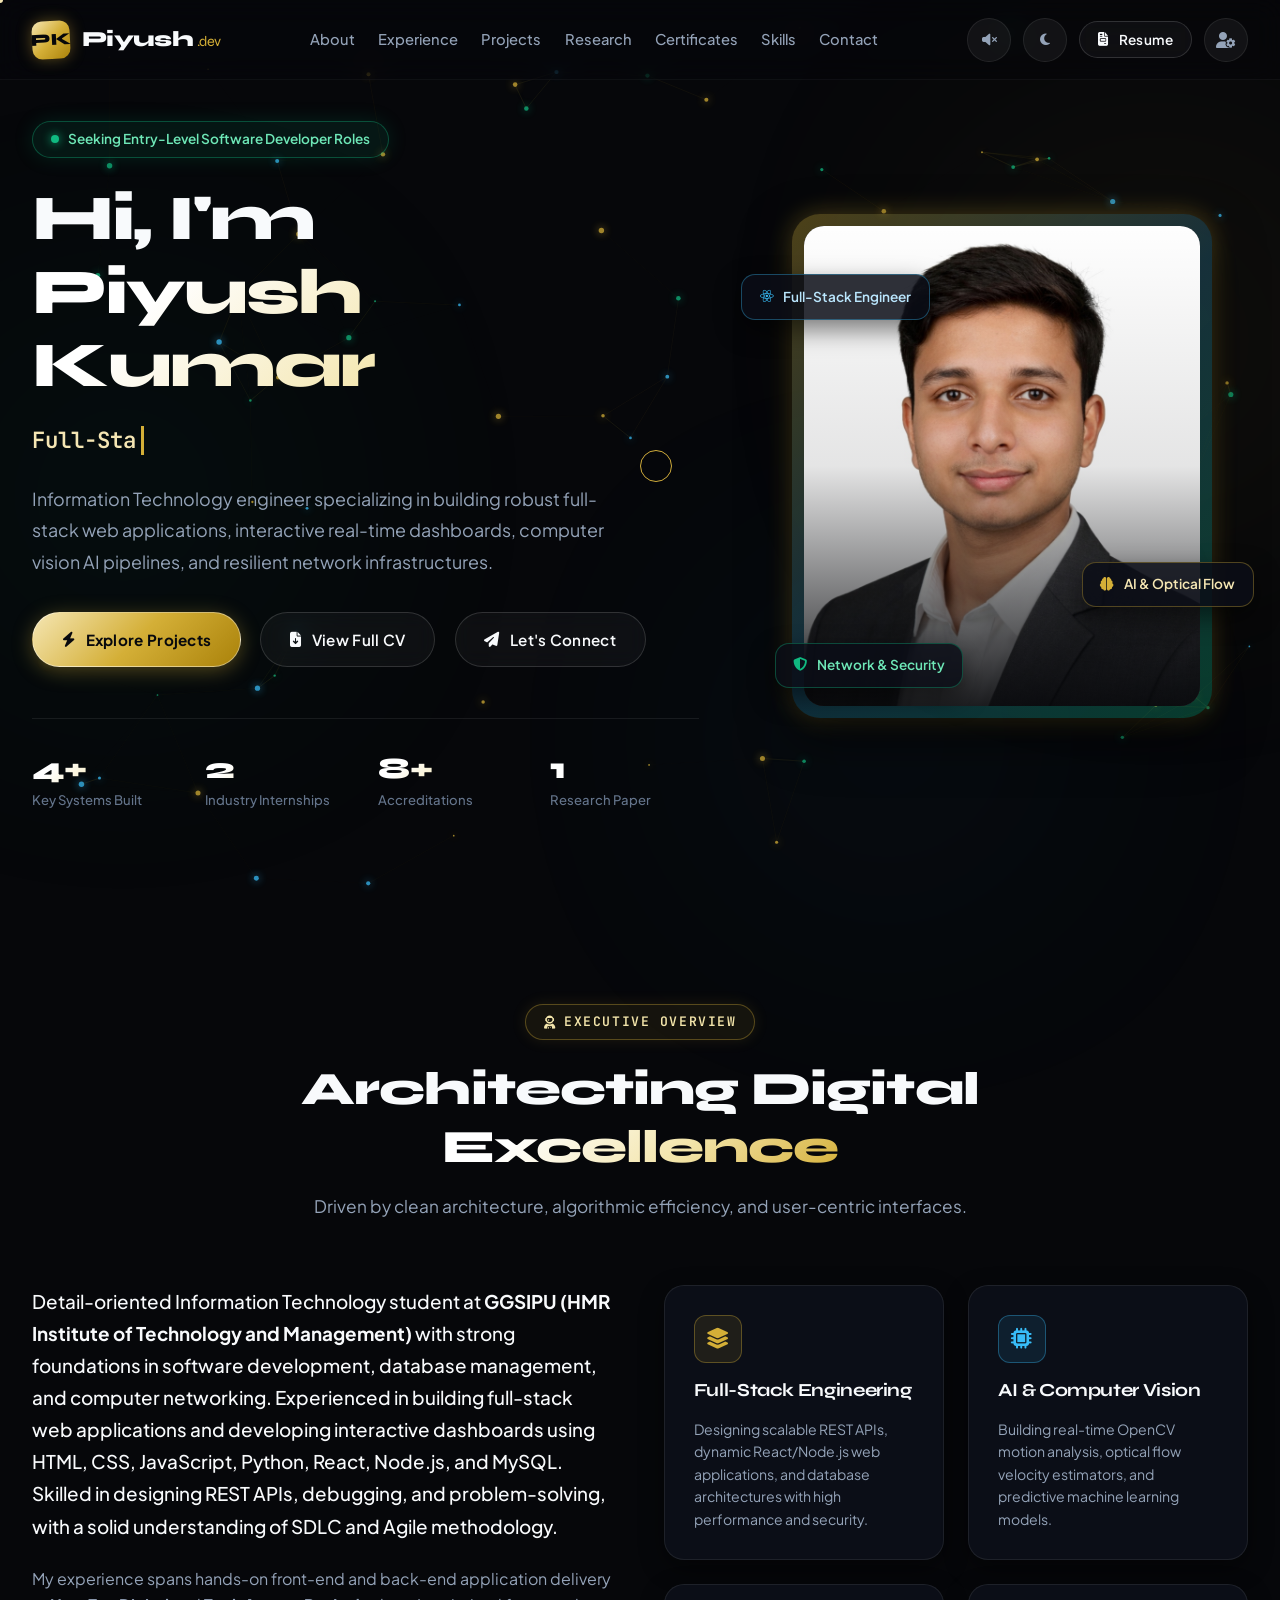
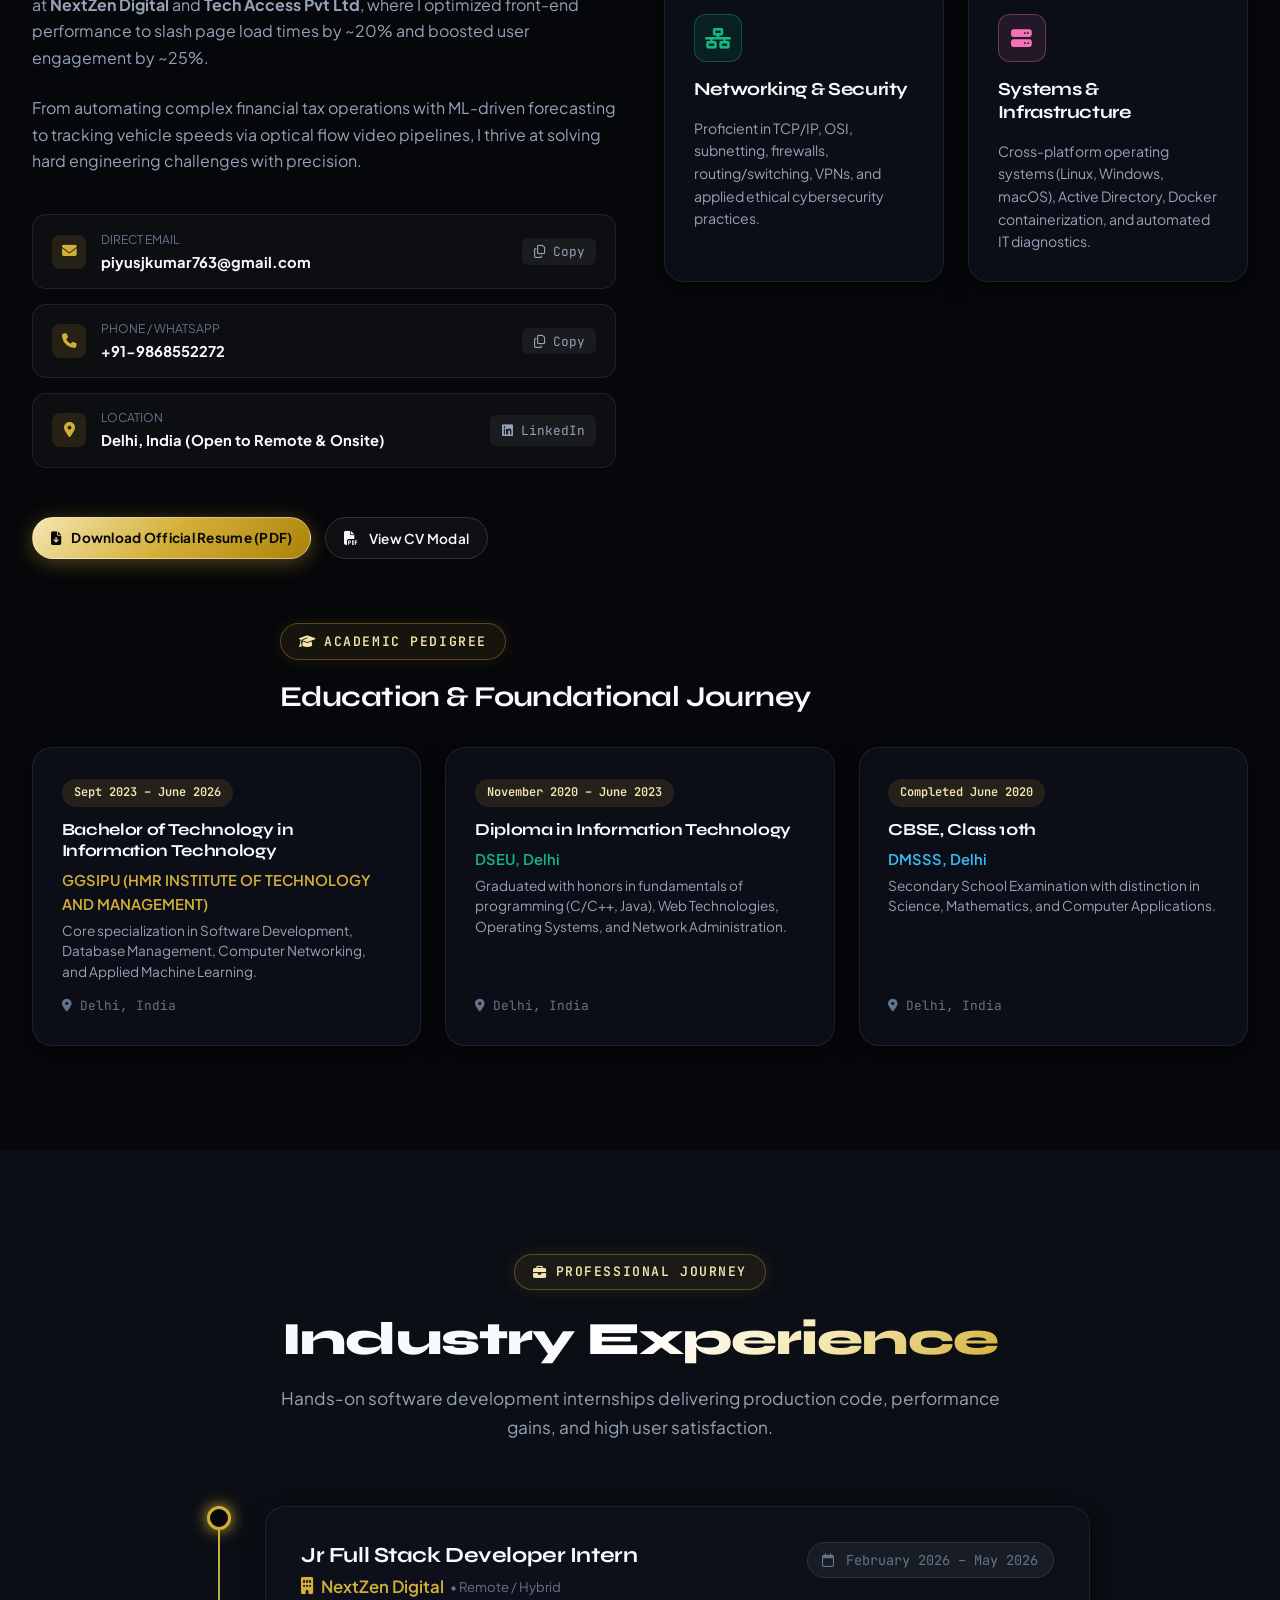
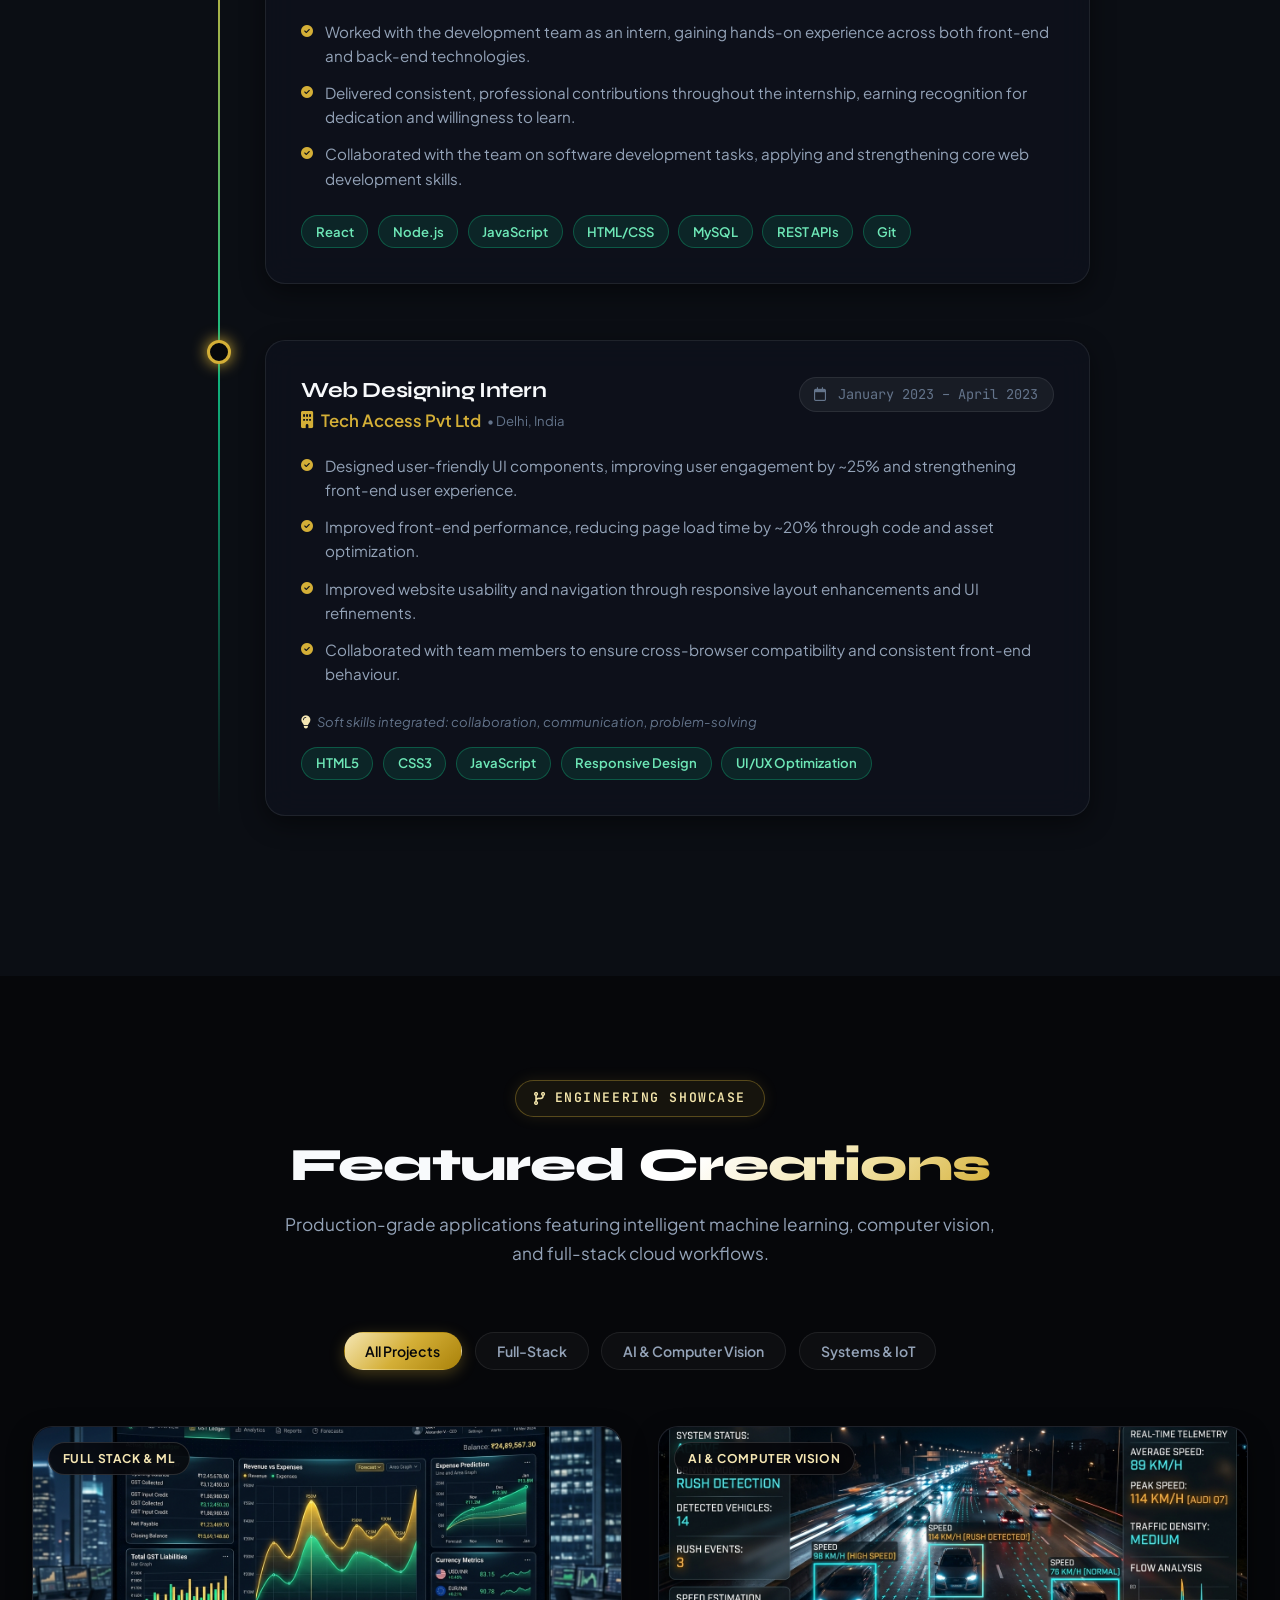
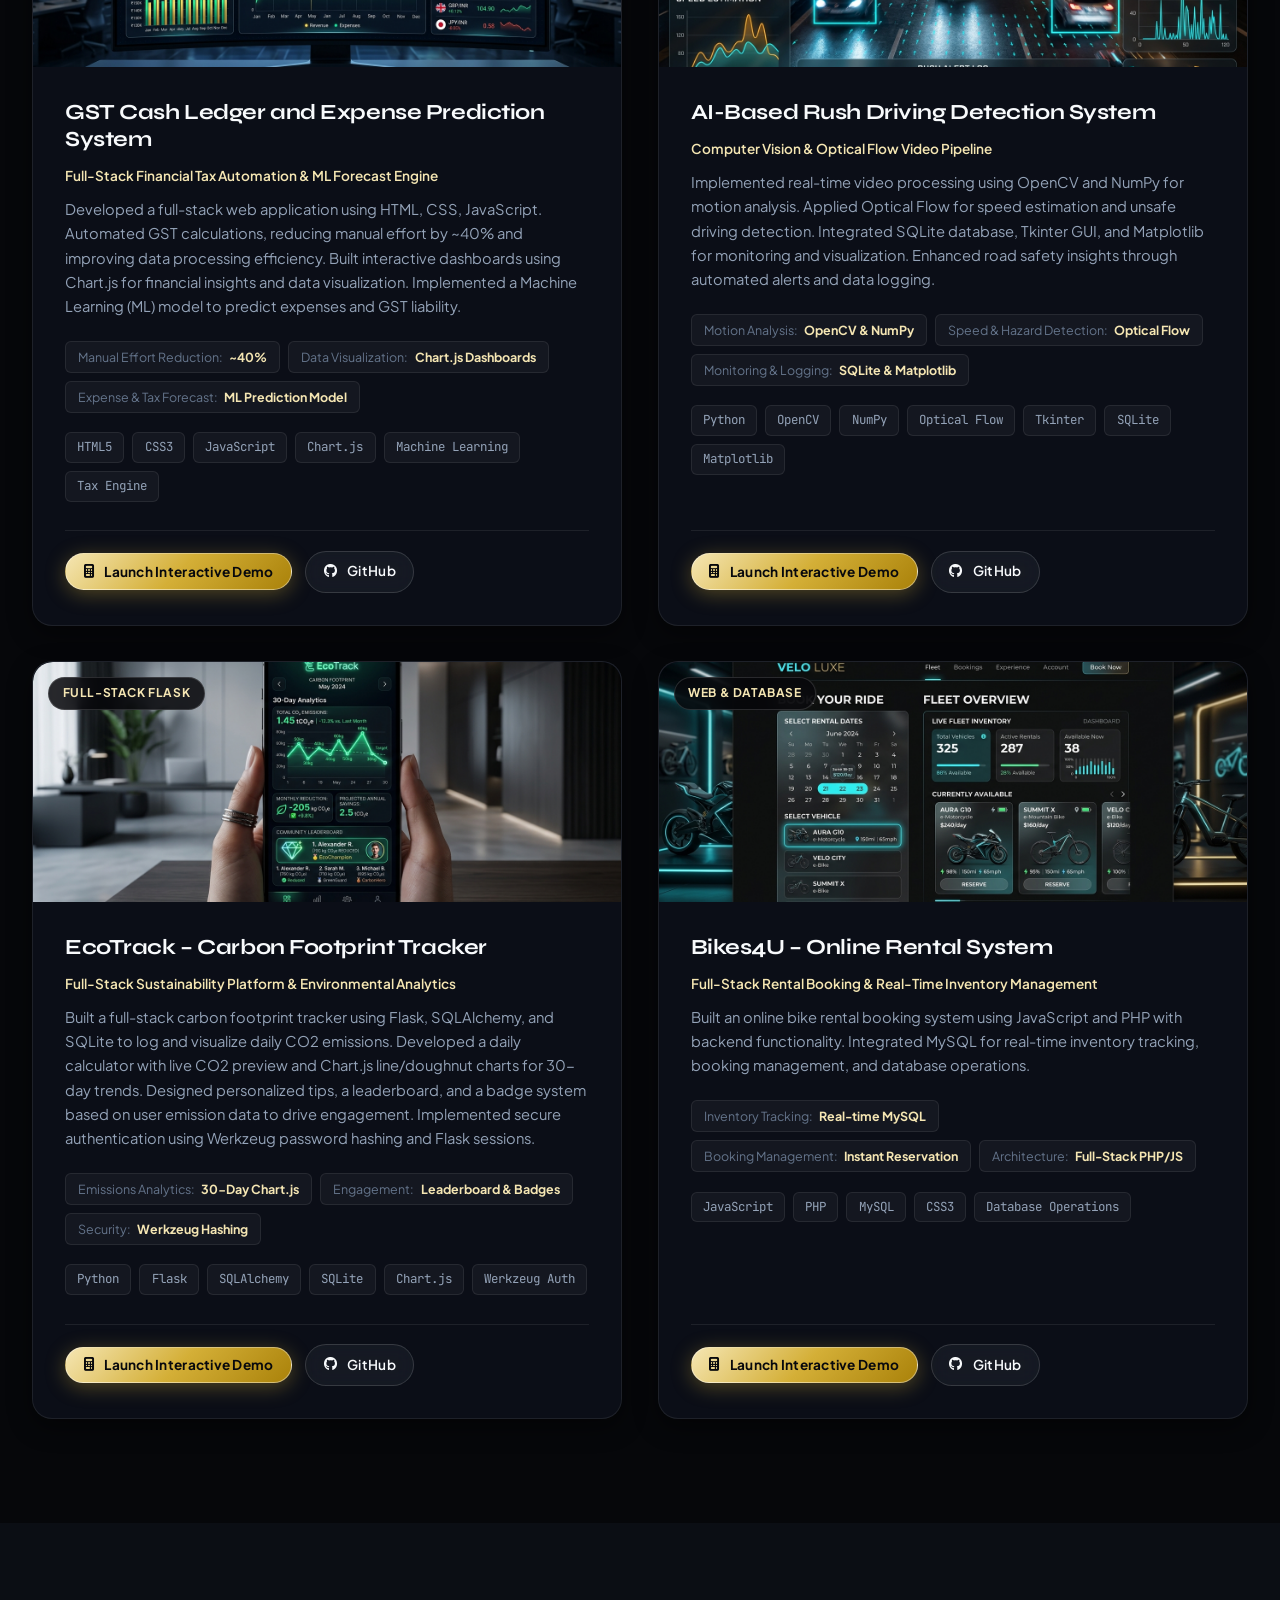
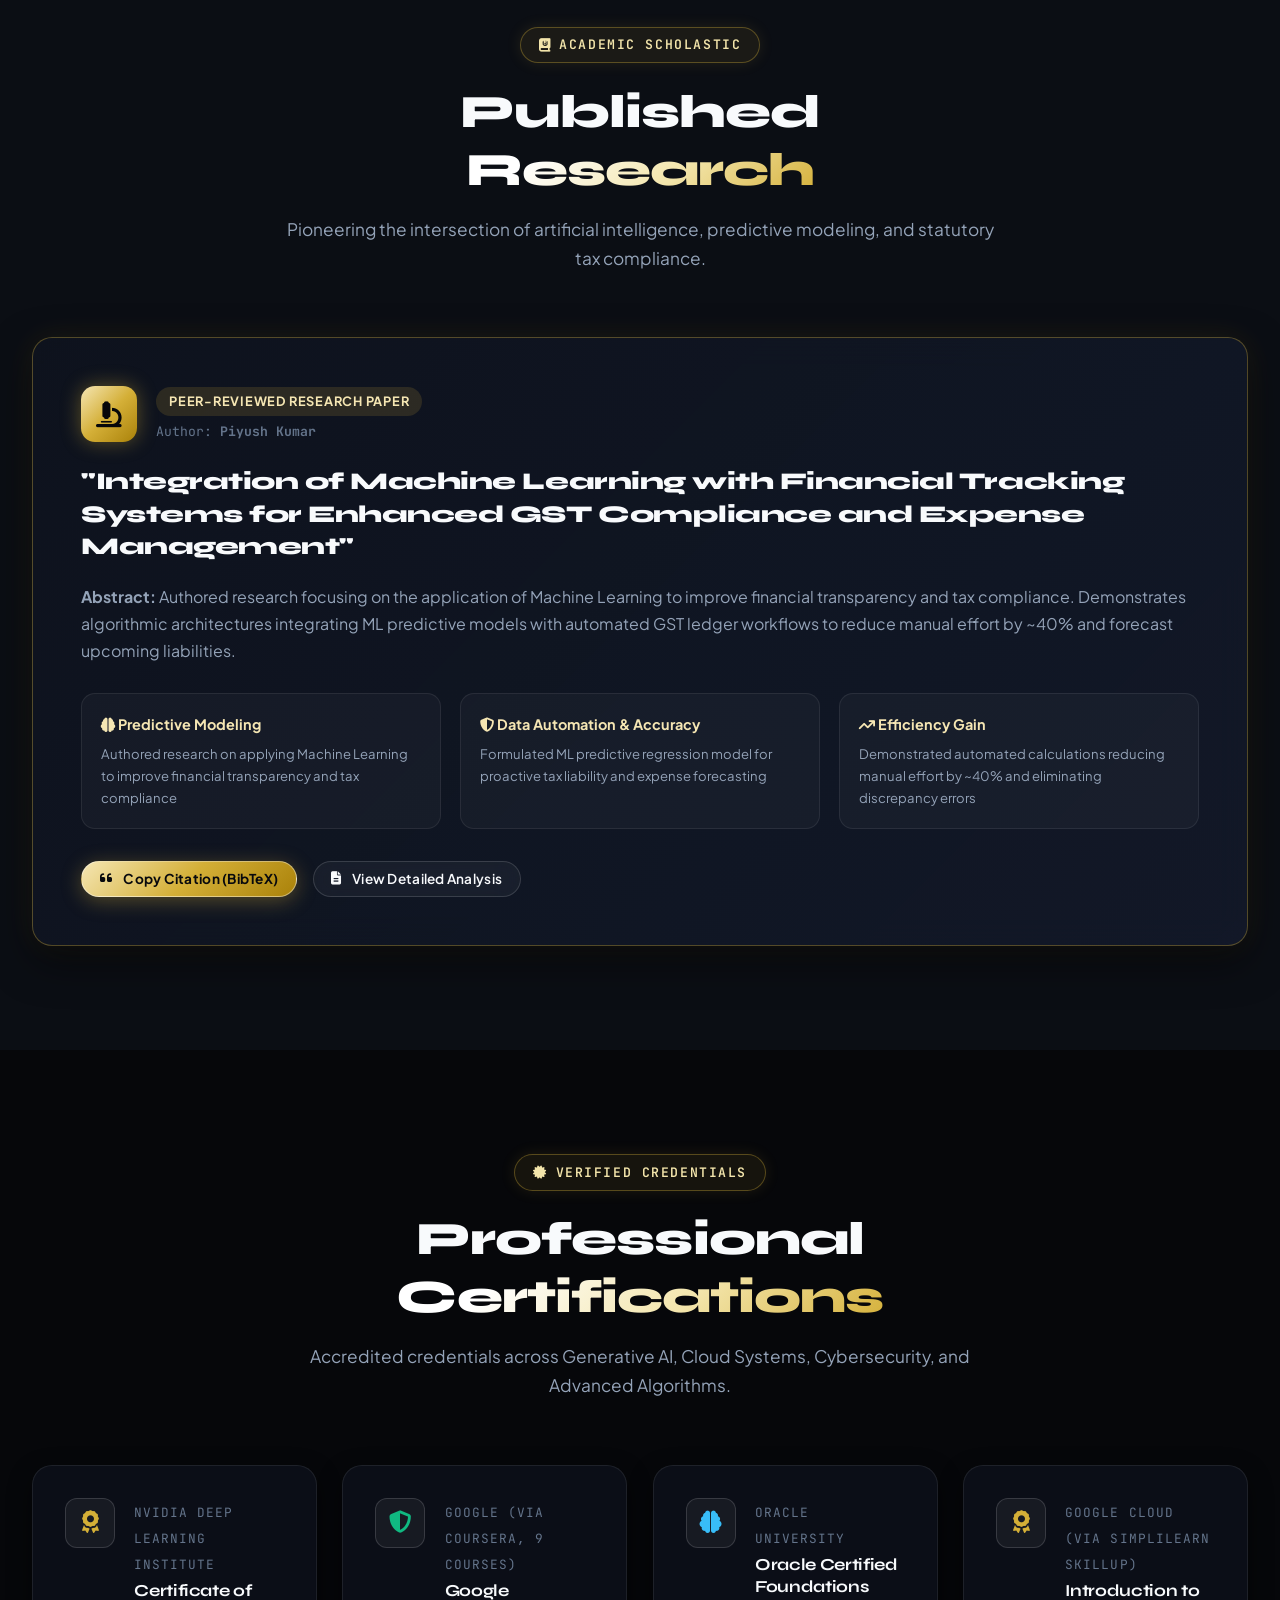
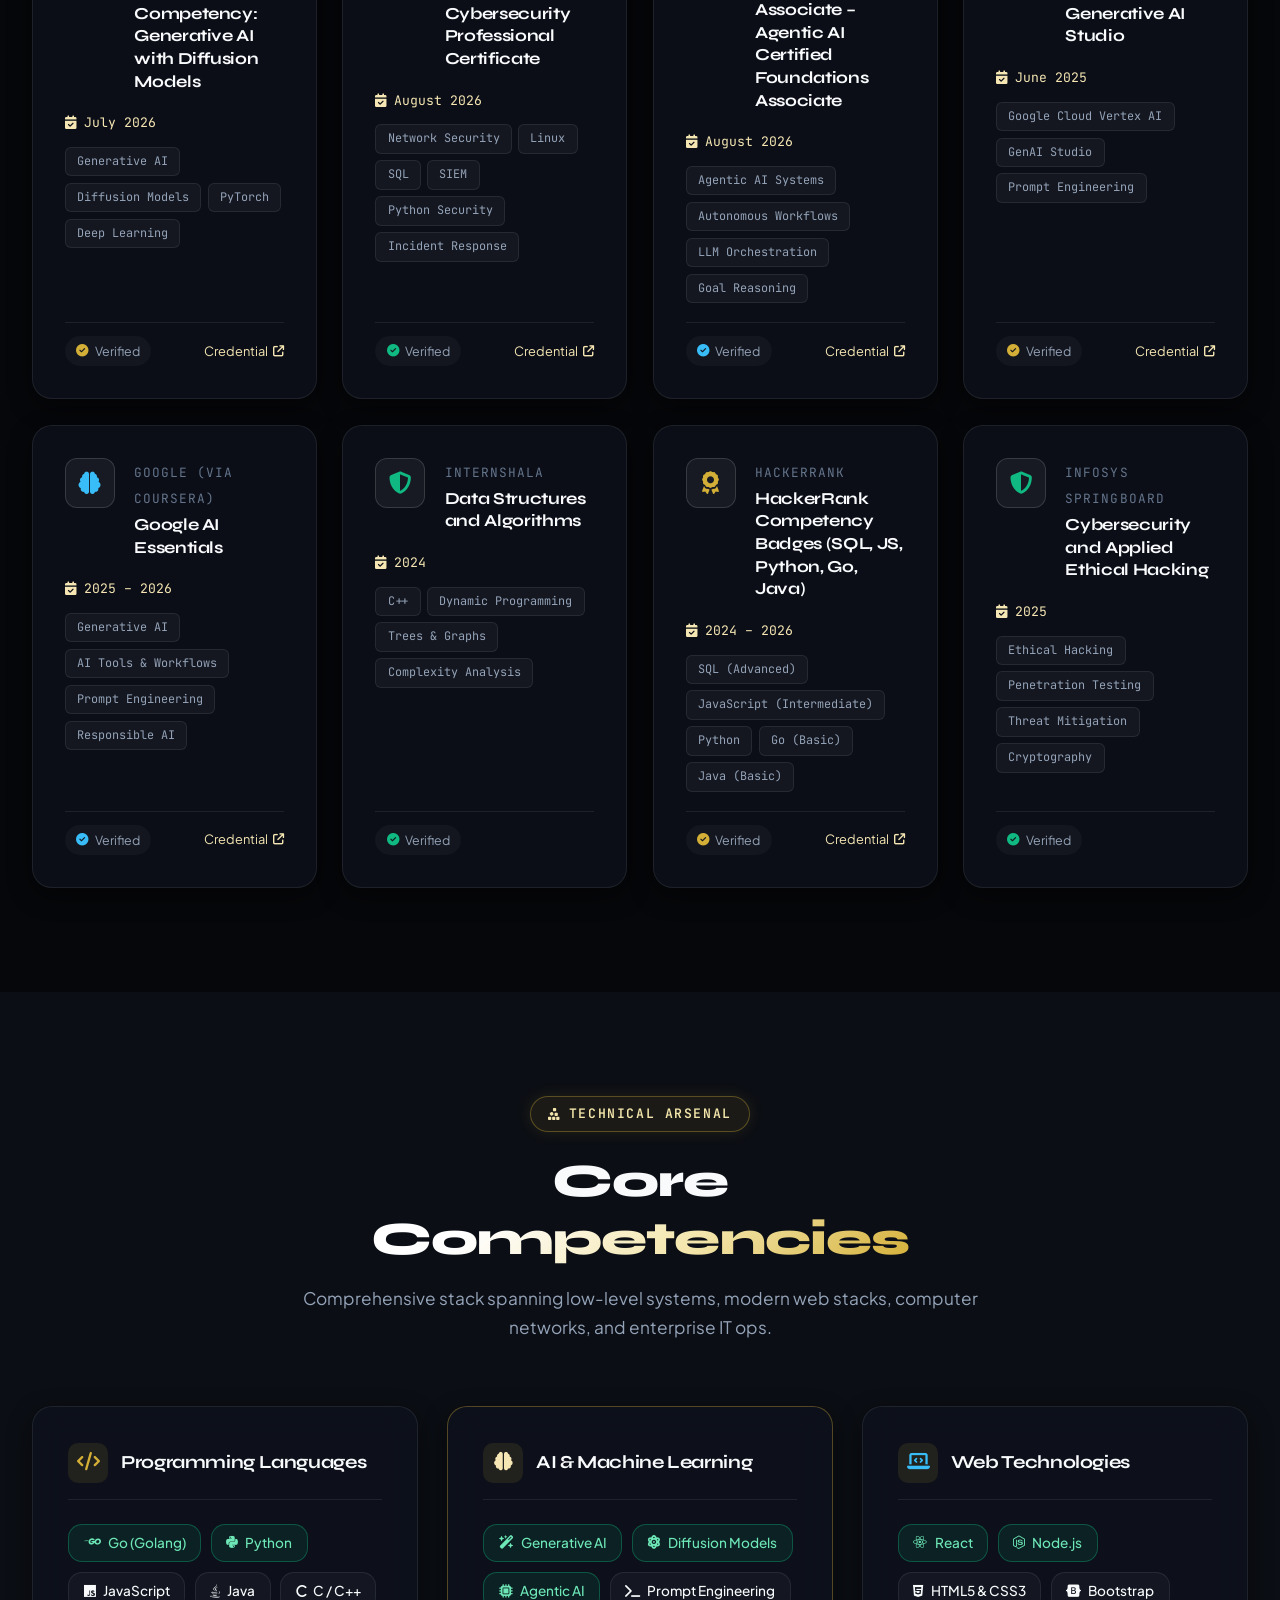
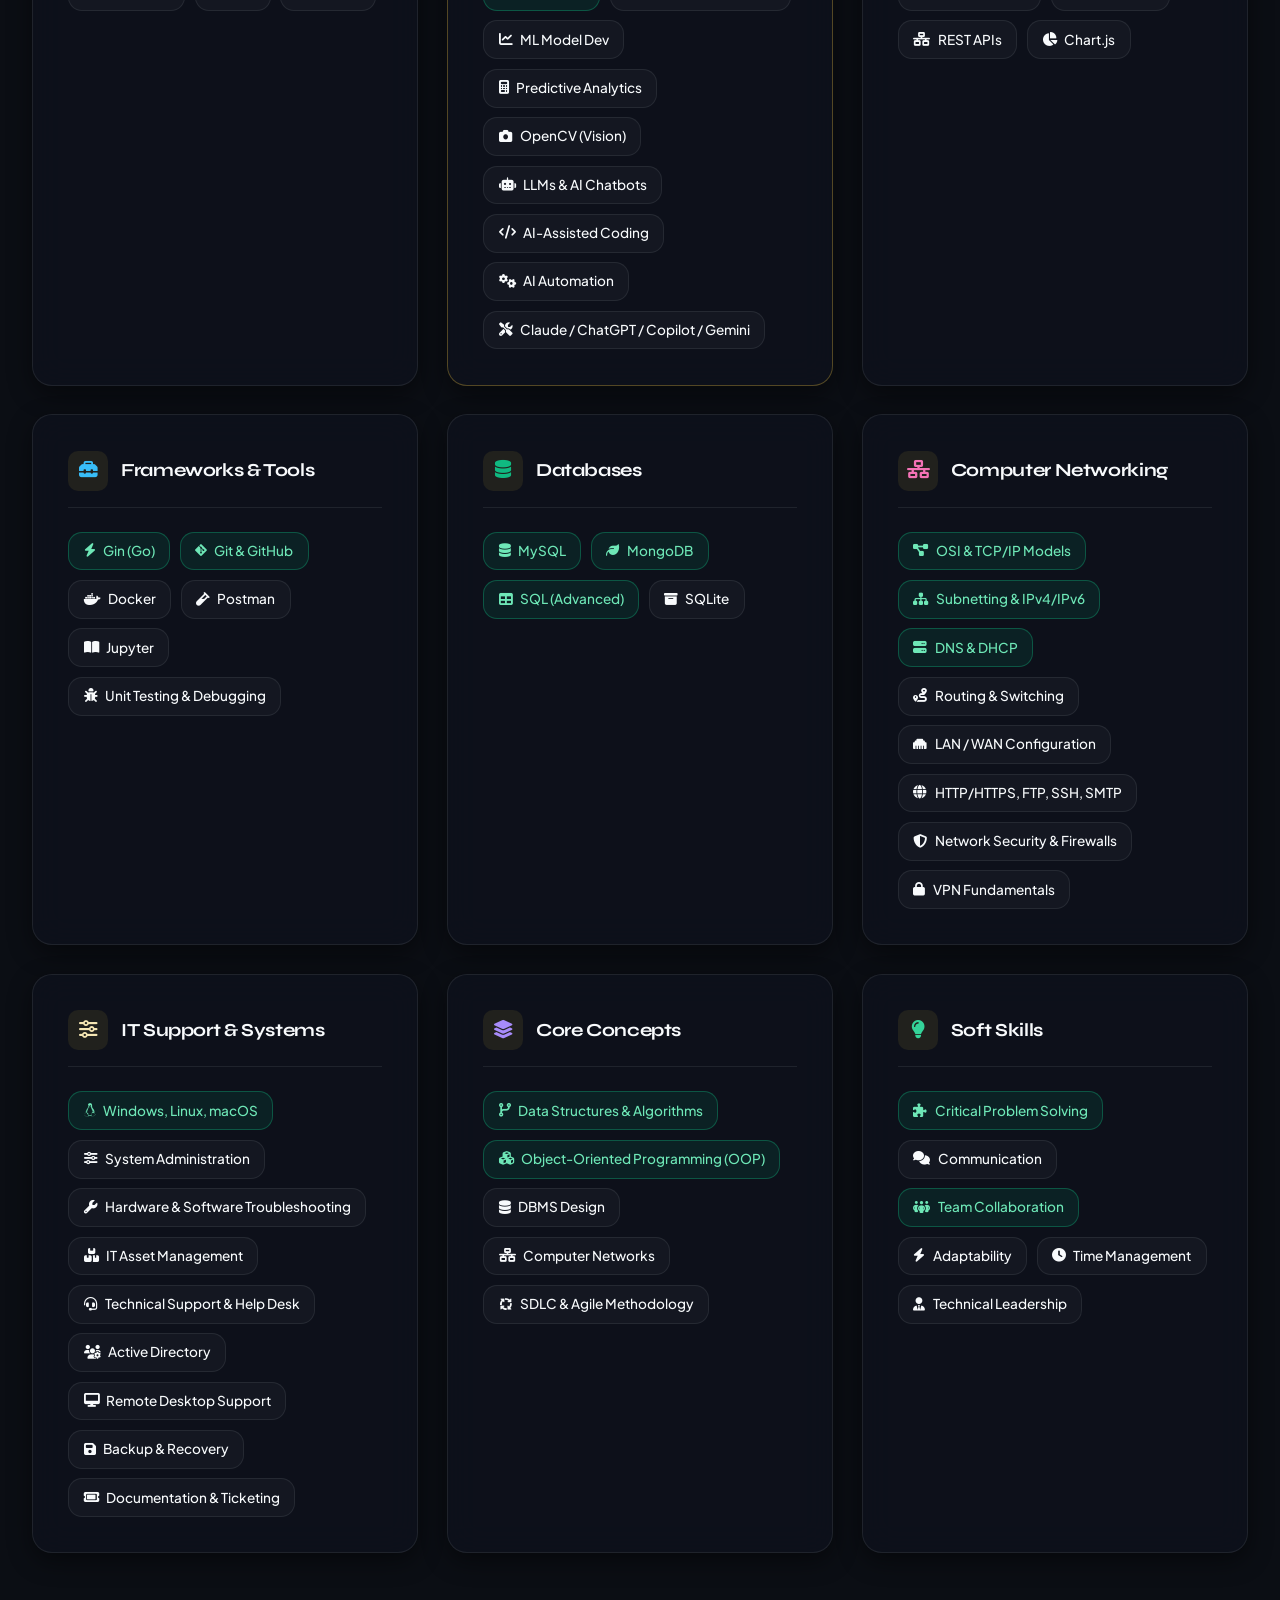
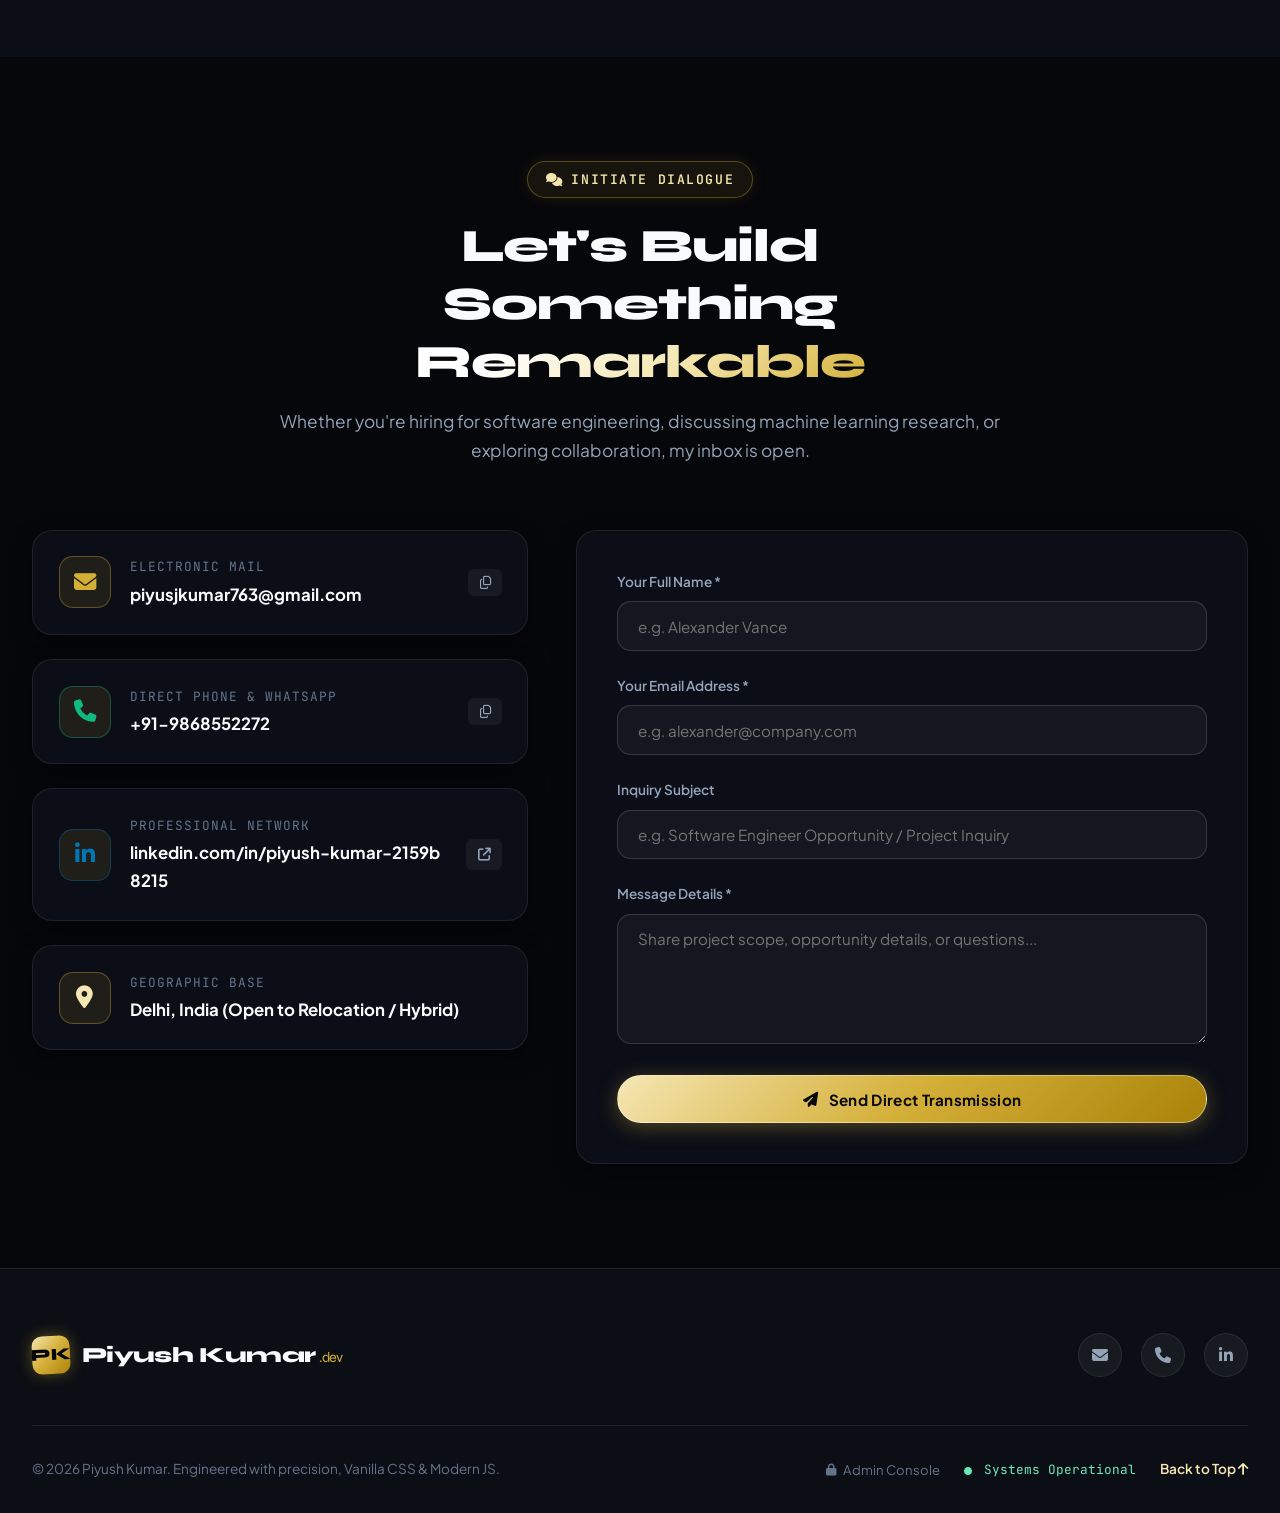
<file: index.html>
<!DOCTYPE html>
<html lang="en" data-theme="dark">

<head>
  <meta charset="UTF-8">
  <meta name="viewport" content="width=device-width, initial-scale=1.0">

  <!-- Primary Meta Tags -->
  <title>Piyush Kumar — Software Developer & IT Systems Specialist | Portfolio</title>
  <meta name="title" content="Piyush Kumar — Software Developer & IT Systems Specialist">
  <meta name="description"
    content="Official portfolio of Piyush Kumar: Full-Stack Developer, AI/ML Researcher, and IT Specialist skilled in React, Node.js, Python, Go, Docker, and Computer Networking.">
  <meta name="keywords"
    content="Piyush Kumar, Full Stack Developer, Software Engineer, Portfolio, Delhi, React, Python, Machine Learning, Computer Vision, Cybersecurity, GGSIPU">
  <meta name="author" content="Piyush Kumar">

  <!-- Open Graph / Facebook / LinkedIn -->
  <meta property="og:type" content="website">
  <meta property="og:url" content="https://linkedin.com/in/piyush-kumar-2159b8215">
  <meta property="og:title" content="Piyush Kumar — Luxury Portfolio">
  <meta property="og:description"
    content="Explore cutting-edge full-stack projects, AI computer vision systems, and published machine learning research.">
  <meta property="og:image" content="assets/images/avatar.jpg">

  <!-- Favicon -->
  <link rel="icon" type="image/svg+xml"
    href="data:image/svg+xml,<svg xmlns='http://www.w3.org/2000/svg' viewBox='0 0 100 100'><text y='.9em' font-size='90'>⚡</text></svg>">

  <!-- Font Awesome 6 Icons -->
  <link rel="stylesheet" href="https://cdnjs.cloudflare.com/ajax/libs/font-awesome/6.5.1/css/all.min.css">

  <!-- Main Luxury Stylesheet -->
  <link rel="stylesheet" href="css/style.css">
</head>

<body>

  <!-- Ambient Glow Effects -->
  <div class="ambient-glow glow-gold"></div>
  <div class="ambient-glow glow-emerald"></div>
  <div class="ambient-glow glow-cyan"></div>

  <!-- Interactive Background Canvas Particles -->
  <canvas id="bg-canvas"></canvas>

  <!-- Custom Cursor Elements -->
  <div class="custom-cursor" id="custom-cursor"></div>
  <div class="custom-cursor-dot" id="custom-cursor-dot"></div>

  <!-- ==========================================================================
       HEADER & NAVIGATION
       ========================================================================== -->
  <header class="header" id="header">
    <div class="container header-container">
      <a href="#hero" class="logo" id="logo-link">
        <div class="logo-symbol">PK</div>
        <div class="logo-text">Piyush<span>.dev</span></div>
      </a>

      <!-- Navigation Drawer Menu -->
      <nav class="nav-links" id="nav-menu">
        <div class="mobile-drawer-header">
          <div class="mobile-drawer-logo">
            <div class="logo-symbol">PK</div>
            <div class="logo-text">Piyush<span>.dev</span></div>
          </div>
          <button class="btn-icon mobile-drawer-close" id="nav-close" aria-label="Close navigation">
            <i class="fa-solid fa-xmark"></i>
          </button>
        </div>

        <div class="nav-links-list">
          <a href="#about" class="nav-link"><i class="fa-solid fa-user-astronaut nav-link-icon"></i>
            <span>About</span></a>
          <a href="#experience" class="nav-link"><i class="fa-solid fa-briefcase nav-link-icon"></i>
            <span>Experience</span></a>
          <a href="#projects" class="nav-link"><i class="fa-solid fa-layer-group nav-link-icon"></i>
            <span>Projects</span></a>
          <a href="#research" class="nav-link"><i class="fa-solid fa-book-journal-whills nav-link-icon"></i>
            <span>Research</span></a>
          <a href="#certifications" class="nav-link"><i class="fa-solid fa-award nav-link-icon"></i>
            <span>Certificates</span></a>
          <a href="#skills" class="nav-link"><i class="fa-solid fa-code nav-link-icon"></i> <span>Skills</span></a>
          <a href="#contact" class="nav-link"><i class="fa-solid fa-envelope nav-link-icon"></i>
            <span>Contact</span></a>
        </div>

        <!-- Mobile Drawer Quick Actions -->
        <div class="mobile-drawer-footer">
          <button class="btn btn-primary btn-sm mobile-resume-trigger" id="mobile-resume-btn">
            <i class="fa-solid fa-file-invoice"></i> View Full Resume / CV
          </button>
          <div class="mobile-drawer-sublinks">
            <a href="admin.html" class="mobile-sublink">
              <i class="fa-solid fa-user-gear"></i> Admin Portal
            </a>
            <a href="#contact" class="mobile-sublink" id="mobile-contact-sublink">
              <i class="fa-solid fa-paper-plane"></i> Get In Touch
            </a>
          </div>
        </div>
      </nav>

      <div class="nav-actions">
        <!-- Audio Ambient SFX Toggle -->
        <button class="btn-icon" id="sound-toggle" title="Toggle Interaction Sound FX" aria-label="Toggle Sound">
          <i class="fa-solid fa-volume-xmark" id="sound-icon"></i>
        </button>

        <!-- Light/Dark Mode Switcher -->
        <button class="btn-icon" id="theme-toggle" title="Switch Theme Palette" aria-label="Switch Theme">
          <i class="fa-solid fa-moon" id="theme-icon"></i>
        </button>

        <!-- Resume Modal Trigger (Desktop / Laptop) -->
        <button class="btn btn-secondary btn-sm nav-resume-btn" id="open-resume-btn">
          <i class="fa-solid fa-file-invoice"></i> Resume
        </button>

        <!-- Admin Control Center Trigger (Desktop / Laptop) -->
        <a href="admin.html" class="btn-icon nav-admin-btn" title="Admin Portal & Database Engine"
          aria-label="Admin Portal">
          <i class="fa-solid fa-user-gear"></i>
        </a>

        <!-- Mobile Nav Toggle -->
        <button class="nav-toggle-btn btn-icon" id="nav-toggle" aria-label="Toggle navigation" aria-expanded="false">
          <i class="fa-solid fa-bars"></i>
        </button>
      </div>
    </div>
  </header>

  <!-- Mobile Drawer Backdrop Overlay -->
  <div class="nav-backdrop" id="nav-backdrop"></div>

  <!-- ==========================================================================
       HERO SECTION
       ========================================================================== -->
  <section class="hero-section" id="hero">
    <div class="container">
      <div class="hero-grid">

        <!-- Left: Hero Content -->
        <div class="hero-content">
          <div class="hero-badge">
            <span class="hero-badge-pulse"></span>
            <span>Seeking Entry-Level Software Developer Roles</span>
          </div>

          <h1 class="hero-title">
            Hi, I'm <span class="gradient-text">Piyush Kumar</span>
          </h1>

          <div class="hero-typewriter-wrapper">
            <span id="typewriter-text"></span>
            <span class="typewriter-cursor"></span>
          </div>

          <p class="hero-description">
            Information Technology engineer specializing in building robust full-stack web applications,
            interactive real-time dashboards, computer vision AI pipelines, and resilient network infrastructures.
          </p>

          <div class="hero-cta-group">
            <a href="#projects" class="btn btn-primary" id="hero-projects-cta">
              <i class="fa-solid fa-bolt"></i> Explore Projects
            </a>
            <button class="btn btn-secondary" id="hero-resume-cta">
              <i class="fa-solid fa-file-arrow-down"></i> View Full CV
            </button>
            <a href="#contact" class="btn btn-secondary" id="hero-contact-cta">
              <i class="fa-solid fa-paper-plane"></i> Let's Connect
            </a>
          </div>

          <!-- Hero Quick Metrics -->
          <div class="hero-metrics-row">
            <div class="metric-item">
              <span class="metric-number">4+</span>
              <span class="metric-label">Key Systems Built</span>
            </div>
            <div class="metric-item">
              <span class="metric-number">2</span>
              <span class="metric-label">Industry Internships</span>
            </div>
            <div class="metric-item">
              <span class="metric-number">8+</span>
              <span class="metric-label">Accreditations</span>
            </div>
            <div class="metric-item">
              <span class="metric-number">1</span>
              <span class="metric-label">Research Paper</span>
            </div>
          </div>
        </div>

        <!-- Right: Luxury Profile Visual Card -->
        <div class="hero-visual">
          <div class="hero-image-card" id="hero-tilt-card">
            <div class="hero-image-inner">
              <img src="assets/images/avatar.jpg" alt="Piyush Kumar — Full Stack Developer" loading="lazy">
              <div class="hero-image-overlay"></div>
            </div>

            <!-- Floating Interactive Chips -->
            <div class="floating-chips-wrapper">
              <div class="floating-chip chip-1">
                <i class="fa-brands fa-react" style="color: #38bdf8;"></i>
                <span>Full-Stack Engineer</span>
              </div>
              <div class="floating-chip chip-2">
                <i class="fa-solid fa-brain" style="color: #d4af37;"></i>
                <span>AI & Optical Flow</span>
              </div>
              <div class="floating-chip chip-3">
                <i class="fa-solid fa-shield-halved" style="color: #10b981;"></i>
                <span>Network & Security</span>
              </div>
            </div>
          </div>
        </div>

      </div>
    </div>
  </section>

  <!-- ==========================================================================
       ABOUT & PILLARS SECTION
       ========================================================================== -->
  <section class="section" id="about">
    <div class="container">
      <div class="section-header">
        <span class="section-tag"><i class="fa-solid fa-user-astronaut"></i> Executive Overview</span>
        <h2 class="section-title">Architecting Digital <span class="gradient-text">Excellence</span></h2>
        <p class="section-subtitle">
          Driven by clean architecture, algorithmic efficiency, and user-centric interfaces.
        </p>
      </div>

      <div class="about-grid">
        <!-- Story & Contact Badges -->
        <div class="about-story">
          <p class="about-lead">
            I am an Information Technology scholar at <strong>GGSIPU (HMR INSTITUTE OF TECHNOLOGY AND
              MANAGEMENT)</strong>, combining deep full-stack web engineering expertise with computer vision, machine
            learning research, and enterprise computer networking.
          </p>
          <p>
            My experience spans hands-on front-end and back-end application delivery at <strong>NextZen Digital</strong>
            and <strong>Tech Access Pvt Ltd</strong>, where I optimized front-end performance to slash page load times
            by ~20% and boosted user engagement by ~25%.
          </p>
          <p>
            From automating complex financial tax operations with ML-driven forecasting to tracking vehicle speeds via
            optical flow video pipelines, I thrive at solving hard engineering challenges with precision.
          </p>

          <div class="about-contact-badges">
            <div class="contact-quick-item">
              <div class="quick-left">
                <div class="quick-icon"><i class="fa-solid fa-envelope"></i></div>
                <div>
                  <div style="font-size: 0.75rem; color: var(--text-dim);">DIRECT EMAIL</div>
                  <strong style="color: var(--text-main);">piyusjkumar763@gmail.com</strong>
                </div>
              </div>
              <button class="copy-btn" data-copy="piyusjkumar763@gmail.com">
                <i class="fa-regular fa-copy"></i> Copy
              </button>
            </div>

            <div class="contact-quick-item">
              <div class="quick-left">
                <div class="quick-icon"><i class="fa-solid fa-phone"></i></div>
                <div>
                  <div style="font-size: 0.75rem; color: var(--text-dim);">PHONE / WHATSAPP</div>
                  <strong style="color: var(--text-main);">+91-9868552272</strong>
                </div>
              </div>
              <button class="copy-btn" data-copy="+919868552272">
                <i class="fa-regular fa-copy"></i> Copy
              </button>
            </div>

            <div class="contact-quick-item">
              <div class="quick-left">
                <div class="quick-icon"><i class="fa-solid fa-location-dot"></i></div>
                <div>
                  <div style="font-size: 0.75rem; color: var(--text-dim);">LOCATION</div>
                  <strong style="color: var(--text-main);">Delhi, India (Open to Remote & Onsite)</strong>
                </div>
              </div>
              <a href="https://linkedin.com/in/piyush-kumar-2159b8215" target="_blank" rel="noopener noreferrer"
                class="copy-btn">
                <i class="fa-brands fa-linkedin"></i> LinkedIn
              </a>
            </div>
          </div>

          <!-- Quick Resume Download & Preview Actions -->
          <div style="margin-top: 1.6rem; display: flex; gap: 0.9rem; flex-wrap: wrap;">
            <a href="assets/docs/Piyush_Kumar_Resume.pdf" download="Piyush_Kumar_Resume.pdf"
              class="btn btn-primary btn-sm">
              <i class="fa-solid fa-file-arrow-down"></i> Download Official Resume (PDF)
            </a>
            <button class="btn btn-secondary btn-sm" id="about-resume-btn">
              <i class="fa-solid fa-file-pdf"></i> View CV Modal
            </button>
          </div>
        </div>

        <!-- 4 Engineering Pillars -->
        <div class="pillars-grid">
          <div class="glass-card pillar-card">
            <div class="pillar-icon-box"><i class="fa-solid fa-layer-group"></i></div>
            <h3 class="pillar-title">Full-Stack Engineering</h3>
            <p class="pillar-desc">
              Designing scalable REST APIs, dynamic React/Node.js web applications, and database architectures with high
              performance and security.
            </p>
          </div>

          <div class="glass-card pillar-card">
            <div class="pillar-icon-box"><i class="fa-solid fa-microchip"></i></div>
            <h3 class="pillar-title">AI & Computer Vision</h3>
            <p class="pillar-desc">
              Building real-time OpenCV motion analysis, optical flow velocity estimators, and predictive machine
              learning models.
            </p>
          </div>

          <div class="glass-card pillar-card">
            <div class="pillar-icon-box"><i class="fa-solid fa-network-wired"></i></div>
            <h3 class="pillar-title">Networking & Security</h3>
            <p class="pillar-desc">
              Proficient in TCP/IP, OSI, subnetting, firewalls, routing/switching, VPNs, and applied ethical
              cybersecurity practices.
            </p>
          </div>

          <div class="glass-card pillar-card">
            <div class="pillar-icon-box"><i class="fa-solid fa-server"></i></div>
            <h3 class="pillar-title">Systems & Infrastructure</h3>
            <p class="pillar-desc">
              Cross-platform operating systems (Linux, Windows, macOS), Active Directory, Docker containerization, and
              automated IT diagnostics.
            </p>
          </div>
        </div>
      </div>

      <!-- Education Pedigree -->
      <div class="education-section-block">
        <div class="section-header" style="margin-bottom: 2rem; text-align: left;">
          <span class="section-tag"><i class="fa-solid fa-graduation-cap"></i> Academic Pedigree</span>
          <h3 style="font-size: 1.8rem; color: var(--text-main);">Education & Foundational Journey</h3>
        </div>

        <div class="edu-grid">
          <div class="glass-card edu-card">
            <div>
              <span class="edu-badge">Sept 2023 – June 2026</span>
              <h4 class="edu-degree">Bachelor of Technology</h4>
              <div style="color: var(--gold-primary); font-weight: 600; font-size: 0.92rem; margin-bottom: 0.3rem;">
                Information Technology</div>
              <p class="edu-school">GGSIPU (HMR INSTITUTE OF TECHNOLOGY AND MANAGEMENT)</p>
            </div>
            <div class="edu-date"><i class="fa-solid fa-location-dot"></i> Delhi, India</div>
          </div>

          <div class="glass-card edu-card">
            <div>
              <span class="edu-badge">Nov 2020 – June 2023</span>
              <h4 class="edu-degree">Diploma in IT</h4>
              <div style="color: var(--emerald-primary); font-weight: 600; font-size: 0.92rem; margin-bottom: 0.3rem;">
                Information Technology</div>
              <p class="edu-school">Delhi Skill and Entrepreneurship University (DSEU)</p>
            </div>
            <div class="edu-date"><i class="fa-solid fa-location-dot"></i> Delhi, India</div>
          </div>

          <div class="glass-card edu-card">
            <div>
              <span class="edu-badge">Completed June 2020</span>
              <h4 class="edu-degree">CBSE Class 10th</h4>
              <div style="color: var(--cyan-primary); font-weight: 600; font-size: 0.92rem; margin-bottom: 0.3rem;">
                Secondary School Examination</div>
              <p class="edu-school">DMSSS, Delhi</p>
            </div>
            <div class="edu-date"><i class="fa-solid fa-award"></i> Distinction Standing</div>
          </div>
        </div>
      </div>

    </div>
  </section>

  <!-- ==========================================================================
       EXPERIENCE SECTION
       ========================================================================== -->
  <section class="section" id="experience" style="background: var(--bg-secondary);">
    <div class="container">
      <div class="section-header">
        <span class="section-tag"><i class="fa-solid fa-briefcase"></i> Professional Journey</span>
        <h2 class="section-title">Industry <span class="gradient-text">Experience</span></h2>
        <p class="section-subtitle">
          Hands-on software development internships delivering production code, performance gains, and high user
          satisfaction.
        </p>
      </div>

      <div class="timeline-container">

        <!-- Experience 1: NextZen Digital -->
        <div class="timeline-item">
          <div class="timeline-dot"></div>
          <div class="glass-card timeline-card">
            <div class="timeline-header">
              <div>
                <h3 class="timeline-role">Jr Full Stack Developer Intern</h3>
                <div class="timeline-company">
                  <i class="fa-solid fa-building"></i> NextZen Digital
                </div>
              </div>
              <span class="timeline-period">Feb 2026 – May 2026</span>
            </div>

            <div class="timeline-bullets">
              <div class="timeline-bullet">
                <i class="fa-solid fa-circle-check"></i>
                <span>Worked directly with the core engineering team, gaining comprehensive hands-on full-stack
                  development experience across both front-end and back-end technologies.</span>
              </div>
              <div class="timeline-bullet">
                <i class="fa-solid fa-circle-check"></i>
                <span>Delivered consistent, production-grade contributions throughout the tenure, earning commendations
                  for work ethic, reliability, and rapid problem-solving.</span>
              </div>
              <div class="timeline-bullet">
                <i class="fa-solid fa-circle-check"></i>
                <span>Collaborated in Agile sprints, reviewing PRs, integrating RESTful services, and strengthening
                  modular code architecture.</span>
              </div>
            </div>

            <div class="impact-pills-row">
              <span class="impact-pill"><i class="fa-solid fa-code"></i> Full-Stack Engineering</span>
              <span class="impact-pill"><i class="fa-solid fa-arrows-rotate"></i> Agile / Scrum</span>
              <span class="impact-pill"><i class="fa-solid fa-plug"></i> REST APIs & Databases</span>
            </div>
          </div>
        </div>

        <!-- Experience 2: Tech Access Pvt Ltd -->
        <div class="timeline-item">
          <div class="timeline-dot"></div>
          <div class="glass-card timeline-card">
            <div class="timeline-header">
              <div>
                <h3 class="timeline-role">Web Designing Intern</h3>
                <div class="timeline-company">
                  <i class="fa-solid fa-building"></i> Tech Access Pvt Ltd
                </div>
              </div>
              <span class="timeline-period">Jan 2023 – April 2023</span>
            </div>

            <div class="timeline-bullets">
              <div class="timeline-bullet">
                <i class="fa-solid fa-circle-check"></i>
                <span>Designed highly intuitive, user-friendly UI components that improved overall user engagement by
                  <strong>~25%</strong> across client websites.</span>
              </div>
              <div class="timeline-bullet">
                <i class="fa-solid fa-circle-check"></i>
                <span>Engineered front-end performance optimizations, reducing page load times by <strong>~20%</strong>
                  through asset compression, DOM tree minimization, and script refactoring.</span>
              </div>
              <div class="timeline-bullet">
                <i class="fa-solid fa-circle-check"></i>
                <span>Enhanced usability and navigation flows across multi-device viewports and ensured bulletproof
                  cross-browser compatibility.</span>
              </div>
            </div>

            <div class="impact-pills-row">
              <span class="impact-pill"
                style="background: rgba(212,175,55,0.12); border-color: var(--border-gold); color: var(--gold-light);">
                <i class="fa-solid fa-arrow-trend-up"></i> +25% User Engagement
              </span>
              <span class="impact-pill"
                style="background: rgba(56,189,248,0.12); border-color: var(--border-cyan); color: var(--cyan-light);">
                <i class="fa-solid fa-gauge-high"></i> -20% Page Load Time
              </span>
              <span class="impact-pill"><i class="fa-solid fa-mobile-screen"></i> Responsive UI/UX</span>
            </div>
          </div>
        </div>

      </div>
    </div>
  </section>

  <!-- ==========================================================================
       FEATURED PROJECTS SECTION
       ========================================================================== -->
  <section class="section" id="projects">
    <div class="container">
      <div class="section-header">
        <span class="section-tag"><i class="fa-solid fa-code-branch"></i> Engineering Showcase</span>
        <h2 class="section-title">Featured <span class="gradient-text">Creations</span></h2>
        <p class="section-subtitle">
          Production-grade applications featuring intelligent machine learning, computer vision, and full-stack cloud
          workflows.
        </p>
      </div>

      <!-- Filter Controls -->
      <div class="projects-filter-bar">
        <button class="filter-btn active" data-filter="all">All Projects</button>
        <button class="filter-btn" data-filter="fullstack">Full-Stack</button>
        <button class="filter-btn" data-filter="aiml">AI & Computer Vision</button>
        <button class="filter-btn" data-filter="systems">Systems & IoT</button>
      </div>

      <!-- Projects Grid -->
      <div class="projects-grid">

        <!-- Project 1: GST Cash Ledger -->
        <div class="glass-card project-card" data-category="fullstack aiml">
          <div class="project-image-wrap">
            <img src="assets/images/gst-ledger.jpg" alt="GST Cash Ledger and Expense Prediction System" loading="lazy">
            <span class="project-badge-tag"><i class="fa-solid fa-chart-line"></i> Fintech & ML</span>
          </div>
          <div class="project-content">
            <div>
              <h3 class="project-title">GST Cash Ledger & Expense Predictor</h3>
              <p class="project-desc">
                Full-stack financial management web application that automates GST calculations to reduce manual effort
                by <strong>~40%</strong>. Features dynamic Chart.js dashboards and an integrated Machine Learning model
                to forecast upcoming tax liabilities and corporate expenses.
              </p>
              <div class="project-tech-stack">
                <span class="tech-chip">HTML5 / CSS3</span>
                <span class="tech-chip">JavaScript</span>
                <span class="tech-chip">Chart.js</span>
                <span class="tech-chip">Machine Learning</span>
                <span class="tech-chip">REST APIs</span>
              </div>
            </div>
            <div class="project-actions">
              <button class="btn btn-primary btn-sm open-sim-btn" data-sim="gst">
                <i class="fa-solid fa-calculator"></i> Launch GST Simulator
              </button>
              <button class="btn btn-secondary btn-sm inspect-proj-btn" data-proj="gst">
                <i class="fa-solid fa-circle-info"></i> Architecture
              </button>
            </div>
          </div>
        </div>

        <!-- Project 2: AI Rush Driving Detection -->
        <div class="glass-card project-card" data-category="aiml systems">
          <div class="project-image-wrap">
            <img src="assets/images/driving-ai.jpg" alt="AI-Based Rush Driving Detection System" loading="lazy">
            <span class="project-badge-tag" style="border-color: var(--border-cyan); color: var(--cyan-light);">
              <i class="fa-solid fa-camera"></i> Computer Vision
            </span>
          </div>
          <div class="project-content">
            <div>
              <h3 class="project-title">AI Rush Driving & Speed Detector</h3>
              <p class="project-desc">
                High-performance video analysis system leveraging OpenCV and NumPy for real-time motion tracking.
                Implements <strong>Optical Flow</strong> algorithms for vehicle speed estimation, rapid maneuver
                detection, and automated SQLite event alerting.
              </p>
              <div class="project-tech-stack">
                <span class="tech-chip">Python</span>
                <span class="tech-chip">OpenCV</span>
                <span class="tech-chip">Optical Flow</span>
                <span class="tech-chip">NumPy</span>
                <span class="tech-chip">SQLite</span>
                <span class="tech-chip">Tkinter / Matplotlib</span>
              </div>
            </div>
            <div class="project-actions">
              <button class="btn btn-emerald btn-sm open-sim-btn" data-sim="driving">
                <i class="fa-solid fa-radar"></i> Test Optical Flow Radar
              </button>
              <button class="btn btn-secondary btn-sm inspect-proj-btn" data-proj="driving">
                <i class="fa-solid fa-circle-info"></i> Architecture
              </button>
            </div>
          </div>
        </div>

        <!-- Project 3: EcoTrack -->
        <div class="glass-card project-card" data-category="fullstack">
          <div class="project-image-wrap">
            <img src="assets/images/ecotrack.jpg" alt="EcoTrack Carbon Footprint Tracker" loading="lazy">
            <span class="project-badge-tag" style="border-color: var(--border-emerald); color: var(--emerald-light);">
              <i class="fa-solid fa-leaf"></i> Sustainability SaaS
            </span>
          </div>
          <div class="project-content">
            <div>
              <h3 class="project-title">EcoTrack — Carbon Footprint Tracker</h3>
              <p class="project-desc">
                Full-stack carbon emissions analytics platform built with Flask and SQLAlchemy. Includes daily emission
                calculators, 30-day trend visualizations with Chart.js, gamified community leaderboards, personalized
                eco-tips, and secure Werkzeug authentication.
              </p>
              <div class="project-tech-stack">
                <span class="tech-chip">Flask</span>
                <span class="tech-chip">Python</span>
                <span class="tech-chip">SQLAlchemy</span>
                <span class="tech-chip">SQLite</span>
                <span class="tech-chip">Chart.js</span>
                <span class="tech-chip">Werkzeug Auth</span>
              </div>
            </div>
            <div class="project-actions">
              <button class="btn btn-primary btn-sm open-sim-btn" data-sim="ecotrack">
                <i class="fa-solid fa-calculator"></i> Calculate CO2 Live
              </button>
              <button class="btn btn-secondary btn-sm inspect-proj-btn" data-proj="ecotrack">
                <i class="fa-solid fa-circle-info"></i> Details
              </button>
            </div>
          </div>
        </div>

        <!-- Project 4: Bikes4U -->
        <div class="glass-card project-card" data-category="fullstack systems">
          <div class="project-image-wrap">
            <img src="assets/images/bikes4u.jpg" alt="Bikes4U Online Rental System" loading="lazy">
            <span class="project-badge-tag">
              <i class="fa-solid fa-motorcycle"></i> Booking Portal
            </span>
          </div>
          <div class="project-content">
            <div>
              <h3 class="project-title">Bikes4U — Online Bike Rental System</h3>
              <p class="project-desc">
                Full-fledged online vehicle reservation and fleet management system built with JavaScript, PHP, and
                MySQL. Provides real-time fleet availability tracking, multi-category booking workflows, customer
                account management, and automated invoicing.
              </p>
              <div class="project-tech-stack">
                <span class="tech-chip">JavaScript</span>
                <span class="tech-chip">PHP</span>
                <span class="tech-chip">MySQL</span>
                <span class="tech-chip">Responsive CSS</span>
                <span class="tech-chip">Database Management</span>
              </div>
            </div>
            <div class="project-actions">
              <button class="btn btn-primary btn-sm open-sim-btn" data-sim="bikes4u">
                <i class="fa-solid fa-calendar-check"></i> Book Rental Demo
              </button>
              <button class="btn btn-secondary btn-sm inspect-proj-btn" data-proj="bikes4u">
                <i class="fa-solid fa-circle-info"></i> Schema
              </button>
            </div>
          </div>
        </div>

      </div>
    </div>
  </section>

  <!-- ==========================================================================
       RESEARCH & PUBLICATIONS SECTION
       ========================================================================== -->
  <section class="section" id="research" style="background: var(--bg-secondary);">
    <div class="container">
      <div class="section-header">
        <span class="section-tag"><i class="fa-solid fa-book-journal-whills"></i> Academic Scholastic</span>
        <h2 class="section-title">Published <span class="gradient-text">Research</span></h2>
        <p class="section-subtitle">
          Pioneering the intersection of artificial intelligence, predictive modeling, and statutory tax compliance.
        </p>
      </div>

      <div class="glass-card research-card">
        <div class="research-header">
          <div class="research-icon">
            <i class="fa-solid fa-microscope"></i>
          </div>
          <div>
            <span class="research-status">Peer-Reviewed Research Paper</span>
            <div style="font-family: var(--font-code); font-size: 0.82rem; color: var(--text-dim);">
              Author: <strong>Piyush Kumar</strong>
            </div>
          </div>
        </div>

        <h3 class="research-title">
          "Integration of Machine Learning with Financial Tracking Systems for Enhanced GST Compliance and Expense
          Management"
        </h3>

        <p class="research-abstract">
          <strong>Abstract:</strong> This research paper investigates the structural application of Machine Learning
          algorithms in enterprise accounting workflows. By integrating predictive regression and anomaly-detection
          models with real-time Goods and Services Tax (GST) ledger systems, the framework mitigates filing errors,
          forecasts liability cashflows with high precision, and enhances fiscal transparency for SMEs and corporate
          enterprises.
        </p>

        <div class="research-highlights-grid">
          <div class="research-mini-box">
            <div class="mini-box-title"><i class="fa-solid fa-brain"></i> Predictive Modeling</div>
            <div class="mini-box-text">Trained models to forecast quarterly tax liabilities based on historical expense
              patterns.</div>
          </div>
          <div class="research-mini-box">
            <div class="mini-box-title"><i class="fa-solid fa-shield-halved"></i> Error & Fraud Mitigation</div>
            <div class="mini-box-text">Automated anomaly detection to flag reconciliation discrepancies before statutory
              filing.</div>
          </div>
          <div class="research-mini-box">
            <div class="mini-box-title"><i class="fa-solid fa-arrow-trend-up"></i> ~40% Efficiency Gain</div>
            <div class="mini-box-text">Proven reduction in manual accounting hours and data reconciliation latency.
            </div>
          </div>
        </div>

        <div style="display: flex; gap: 1rem; flex-wrap: wrap;">
          <button class="btn btn-primary btn-sm" id="cite-paper-btn">
            <i class="fa-solid fa-quote-left"></i> Copy Citation (BibTeX)
          </button>
          <button class="btn btn-secondary btn-sm" id="read-abstract-btn">
            <i class="fa-solid fa-file-lines"></i> View Detailed Analysis
          </button>
        </div>
      </div>
    </div>
  </section>

  <!-- ==========================================================================
       CERTIFICATIONS SHOWROOM
       ========================================================================== -->
  <section class="section" id="certifications">
    <div class="container">
      <div class="section-header">
        <span class="section-tag"><i class="fa-solid fa-certificate"></i> Verified Credentials</span>
        <h2 class="section-title">Professional <span class="gradient-text">Certifications</span></h2>
        <p class="section-subtitle">
          Accredited credentials across Generative AI, Cloud Systems, Cybersecurity, and Advanced Algorithms.
        </p>
      </div>

      <div class="certifications-grid">

        <!-- Cert 1: NVIDIA -->
        <div class="glass-card cert-card cert-nvidia">
          <div>
            <div class="cert-card-top">
              <div class="cert-icon-wrap"><i class="fa-brands fa-nvidia"></i></div>
              <div>
                <span class="cert-issuer">NVIDIA Deep Learning Institute</span>
                <h4 class="cert-name">Generative AI with Diffusion Models</h4>
              </div>
            </div>
            <div class="cert-date"><i class="fa-solid fa-calendar-check"></i> Certified: July 2026</div>
            <p style="font-size: 0.85rem; color: var(--text-muted); margin-bottom: 1rem;">
              Mastered diffusion architectures, noise scheduling, sampling conditioning, and high-fidelity model
              training.
            </p>
          </div>
          <div class="cert-badge-pill">
            <i class="fa-solid fa-circle-check" style="color: #76b900;"></i> Verified Competency
          </div>
        </div>

        <!-- Cert 2: Google Cybersecurity -->
        <div class="glass-card cert-card cert-google">
          <div>
            <div class="cert-card-top">
              <div class="cert-icon-wrap"><i class="fa-brands fa-google"></i></div>
              <div>
                <span class="cert-issuer">Google & Coursera</span>
                <h4 class="cert-name">Google Cybersecurity Professional Certificate</h4>
              </div>
            </div>
            <div class="cert-date"><i class="fa-solid fa-calendar-check"></i> 9 Comprehensive Courses (August 2026)
            </div>
            <p style="font-size: 0.85rem; color: var(--text-muted); margin-bottom: 1rem;">
              SIEM tools, network defense, Linux command line security, Python automation, and incident mitigation
              protocols.
            </p>
          </div>
          <div class="cert-badge-pill">
            <i class="fa-solid fa-circle-check" style="color: #4285f4;"></i> Professional Credential
          </div>
        </div>

        <!-- Cert 3: Oracle Agentic AI -->
        <div class="glass-card cert-card cert-oracle">
          <div>
            <div class="cert-card-top">
              <div class="cert-icon-wrap"><i class="fa-solid fa-cube"></i></div>
              <div>
                <span class="cert-issuer">Oracle University</span>
                <h4 class="cert-name">Oracle Certified Foundations Associate — Agentic AI</h4>
              </div>
            </div>
            <div class="cert-date"><i class="fa-solid fa-calendar-check"></i> Certified: August 2026</div>
            <p style="font-size: 0.85rem; color: var(--text-muted); margin-bottom: 1rem;">
              Agentic AI systems, autonomous goal reasoning, tool orchestration, and enterprise AI workflows.
            </p>
          </div>
          <div class="cert-badge-pill">
            <i class="fa-solid fa-circle-check" style="color: #f80000;"></i> Oracle Associate
          </div>
        </div>

        <!-- Cert 4: Google Cloud Gen AI -->
        <div class="glass-card cert-card cert-google">
          <div>
            <div class="cert-card-top">
              <div class="cert-icon-wrap"><i class="fa-solid fa-cloud"></i></div>
              <div>
                <span class="cert-issuer">Google Cloud & Simplilearn</span>
                <h4 class="cert-name">Introduction to Generative AI Studio</h4>
              </div>
            </div>
            <div class="cert-date"><i class="fa-solid fa-calendar-check"></i> Certified: June 2025</div>
            <p style="font-size: 0.85rem; color: var(--text-muted); margin-bottom: 1rem;">
              Vertex AI, prompt design paradigms, multimodal tuning, and enterprise cloud LLM deployments.
            </p>
          </div>
          <div class="cert-badge-pill">
            <i class="fa-solid fa-circle-check" style="color: #38bdf8;"></i> Cloud Specialized
          </div>
        </div>

        <!-- Cert 5: Google AI Essentials -->
        <div class="glass-card cert-card cert-google">
          <div>
            <div class="cert-card-top">
              <div class="cert-icon-wrap"><i class="fa-solid fa-brain" style="color: #38bdf8;"></i></div>
              <div>
                <span class="cert-issuer">Google & Coursera</span>
                <h4 class="cert-name">Google AI Essentials</h4>
              </div>
            </div>
            <div class="cert-date"><i class="fa-solid fa-calendar-check"></i> Certified: 2025 – 2026</div>
            <p style="font-size: 0.85rem; color: var(--text-muted); margin-bottom: 1rem;">
              Applied Generative AI techniques, AI-assisted productivity, prompt engineering workflows, and responsible
              AI.
            </p>
          </div>
          <div class="cert-badge-pill">
            <i class="fa-solid fa-circle-check" style="color: #38bdf8;"></i> Verified Credential
          </div>
        </div>

        <!-- Cert 6: Internshala DSA -->
        <div class="glass-card cert-card">
          <div>
            <div class="cert-card-top">
              <div class="cert-icon-wrap"><i class="fa-solid fa-code-branch" style="color: var(--emerald-primary);"></i>
              </div>
              <div>
                <span class="cert-issuer">Internshala Trainings</span>
                <h4 class="cert-name">Data Structures and Algorithms</h4>
              </div>
            </div>
            <div class="cert-date"><i class="fa-solid fa-calendar-check"></i> Certified: 2024</div>
            <p style="font-size: 0.85rem; color: var(--text-muted); margin-bottom: 1rem;">
              Algorithmic problem solving, dynamic programming, trees, graph traversal, and time/space complexity
              optimization.
            </p>
          </div>
          <div class="cert-badge-pill">
            <i class="fa-solid fa-circle-check" style="color: var(--emerald-primary);"></i> Verified Completion
          </div>
        </div>

        <!-- Cert 7: HackerRank Competency Badges -->
        <div class="glass-card cert-card">
          <div>
            <div class="cert-card-top">
              <div class="cert-icon-wrap"><i class="fa-brands fa-hackerrank" style="color: #00ea64;"></i></div>
              <div>
                <span class="cert-issuer">HackerRank Certified</span>
                <h4 class="cert-name">SQL (Advanced) & Multi-Language Skills</h4>
              </div>
            </div>
            <div class="cert-date"><i class="fa-solid fa-code"></i> SQL (Adv), JS (Interm), Python, Go, Java</div>
            <p style="font-size: 0.85rem; color: var(--text-muted); margin-bottom: 1rem;">
              Demonstrated algorithmic competency, advanced database query optimization, and multilingual proficiency.
            </p>
          </div>
          <div class="cert-badge-pill">
            <i class="fa-solid fa-star" style="color: var(--gold-primary);"></i> Top Rank Certified
          </div>
        </div>

        <!-- Cert 8: Infosys SpringBoard -->
        <div class="glass-card cert-card">
          <div>
            <div class="cert-card-top">
              <div class="cert-icon-wrap"><i class="fa-solid fa-shield-virus" style="color: var(--gold-primary);"></i>
              </div>
              <div>
                <span class="cert-issuer">Infosys SpringBoard</span>
                <h4 class="cert-name">Cybersecurity and Applied Ethical Hacking</h4>
              </div>
            </div>
            <div class="cert-date"><i class="fa-solid fa-award"></i> Certified: 2025</div>
            <p style="font-size: 0.85rem; color: var(--text-muted); margin-bottom: 1rem;">
              Applied security assessments, ethical hacking methodologies, penetration testing vectors, and threat
              mitigation.
            </p>
          </div>
          <div class="cert-badge-pill">
            <i class="fa-solid fa-circle-check" style="color: var(--emerald-primary);"></i> Verified Completion
          </div>
        </div>

      </div>
    </div>
  </section>

  <!-- ==========================================================================
       TECHNICAL SKILLS & NETWORKING MATRIX
       ========================================================================== -->
  <section class="section" id="skills" style="background: var(--bg-secondary);">
    <div class="container">
      <div class="section-header">
        <span class="section-tag"><i class="fa-solid fa-cubes-stacked"></i> Technical Arsenal</span>
        <h2 class="section-title">Core <span class="gradient-text">Competencies</span></h2>
        <p class="section-subtitle">
          Comprehensive stack spanning low-level systems, modern web stacks, computer networks, and enterprise IT ops.
        </p>
      </div>

      <div class="skills-matrix-grid">

        <!-- Category 1: Languages -->
        <div class="glass-card skill-category-card">
          <div class="category-header">
            <div class="category-icon"><i class="fa-solid fa-code"></i></div>
            <h3 class="category-title">Programming Languages</h3>
          </div>
          <div class="skills-tags-wrap">
            <span class="skill-pill highlight"><i class="fa-brands fa-golang"></i> Go (Golang)</span>
            <span class="skill-pill highlight"><i class="fa-brands fa-python"></i> Python</span>
            <span class="skill-pill"><i class="fa-brands fa-js"></i> JavaScript</span>
            <span class="skill-pill"><i class="fa-brands fa-java"></i> Java</span>
            <span class="skill-pill"><i class="fa-solid fa-c"></i> C / C++</span>
          </div>
        </div>

        <!-- Category 2: AI & Machine Learning (Prominent Feature) -->
        <div class="glass-card skill-category-card" style="border-color: var(--border-gold);">
          <div class="category-header">
            <div class="category-icon" style="color: var(--gold-light);"><i class="fa-solid fa-brain"></i></div>
            <h3 class="category-title">AI & Machine Learning</h3>
          </div>
          <div class="skills-tags-wrap">
            <span class="skill-pill highlight"><i class="fa-solid fa-wand-magic-sparkles"></i> Generative AI</span>
            <span class="skill-pill highlight"><i class="fa-solid fa-atom"></i> Diffusion Models</span>
            <span class="skill-pill highlight"><i class="fa-solid fa-microchip"></i> Agentic AI</span>
            <span class="skill-pill"><i class="fa-solid fa-terminal"></i> Prompt Engineering</span>
            <span class="skill-pill"><i class="fa-solid fa-chart-line"></i> ML Model Dev</span>
            <span class="skill-pill"><i class="fa-solid fa-calculator"></i> Predictive Analytics</span>
            <span class="skill-pill"><i class="fa-solid fa-camera"></i> OpenCV (Vision)</span>
            <span class="skill-pill"><i class="fa-solid fa-robot"></i> LLMs & AI Chatbots</span>
            <span class="skill-pill"><i class="fa-solid fa-code"></i> AI-Assisted Coding</span>
            <span class="skill-pill"><i class="fa-solid fa-gears"></i> AI Automation</span>
            <span class="skill-pill"><i class="fa-solid fa-screwdriver-wrench"></i> Claude / ChatGPT / Copilot /
              Gemini</span>
          </div>
        </div>

        <!-- Category 3: Web Technologies -->
        <div class="glass-card skill-category-card">
          <div class="category-header">
            <div class="category-icon" style="color: var(--cyan-primary);"><i class="fa-solid fa-laptop-code"></i></div>
            <h3 class="category-title">Web Technologies</h3>
          </div>
          <div class="skills-tags-wrap">
            <span class="skill-pill highlight"><i class="fa-brands fa-react"></i> React</span>
            <span class="skill-pill highlight"><i class="fa-brands fa-node-js"></i> Node.js</span>
            <span class="skill-pill"><i class="fa-brands fa-html5"></i> HTML5 & CSS3</span>
            <span class="skill-pill"><i class="fa-brands fa-bootstrap"></i> Bootstrap</span>
            <span class="skill-pill"><i class="fa-solid fa-network-wired"></i> REST APIs</span>
            <span class="skill-pill"><i class="fa-solid fa-chart-pie"></i> Chart.js</span>
          </div>
        </div>

        <!-- Category 4: Frameworks & Tools -->
        <div class="glass-card skill-category-card">
          <div class="category-header">
            <div class="category-icon" style="color: #38bdf8;"><i class="fa-solid fa-toolbox"></i></div>
            <h3 class="category-title">Frameworks & Tools</h3>
          </div>
          <div class="skills-tags-wrap">
            <span class="skill-pill highlight"><i class="fa-solid fa-bolt"></i> Gin (Go)</span>
            <span class="skill-pill highlight"><i class="fa-brands fa-git-alt"></i> Git & GitHub</span>
            <span class="skill-pill"><i class="fa-brands fa-docker"></i> Docker</span>
            <span class="skill-pill"><i class="fa-solid fa-vial"></i> Postman</span>
            <span class="skill-pill"><i class="fa-solid fa-book-open"></i> Jupyter</span>
            <span class="skill-pill"><i class="fa-solid fa-bug"></i> Unit Testing & Debugging</span>
          </div>
        </div>

        <!-- Category 5: Databases -->
        <div class="glass-card skill-category-card">
          <div class="category-header">
            <div class="category-icon" style="color: var(--emerald-primary);"><i class="fa-solid fa-database"></i></div>
            <h3 class="category-title">Databases</h3>
          </div>
          <div class="skills-tags-wrap">
            <span class="skill-pill highlight"><i class="fa-solid fa-database"></i> MySQL</span>
            <span class="skill-pill highlight"><i class="fa-solid fa-leaf"></i> MongoDB</span>
            <span class="skill-pill highlight"><i class="fa-solid fa-table"></i> SQL (Advanced)</span>
            <span class="skill-pill"><i class="fa-solid fa-box-archive"></i> SQLite</span>
          </div>
        </div>

        <!-- Category 6: Computer Networking & Security -->
        <div class="glass-card skill-category-card">
          <div class="category-header">
            <div class="category-icon" style="color: #f472b6;"><i class="fa-solid fa-network-wired"></i></div>
            <h3 class="category-title">Computer Networking</h3>
          </div>
          <div class="skills-tags-wrap">
            <span class="skill-pill highlight"><i class="fa-solid fa-diagram-project"></i> OSI & TCP/IP Models</span>
            <span class="skill-pill highlight"><i class="fa-solid fa-sitemap"></i> Subnetting & IPv4/IPv6</span>
            <span class="skill-pill highlight"><i class="fa-solid fa-server"></i> DNS & DHCP</span>
            <span class="skill-pill"><i class="fa-solid fa-route"></i> Routing & Switching</span>
            <span class="skill-pill"><i class="fa-solid fa-ethernet"></i> LAN / WAN Configuration</span>
            <span class="skill-pill"><i class="fa-solid fa-globe"></i> HTTP/HTTPS, FTP, SSH, SMTP</span>
            <span class="skill-pill"><i class="fa-solid fa-shield-halved"></i> Network Security & Firewalls</span>
            <span class="skill-pill"><i class="fa-solid fa-lock"></i> VPN Fundamentals</span>
          </div>
        </div>

        <!-- Category 7: IT Support & System Admin -->
        <div class="glass-card skill-category-card">
          <div class="category-header">
            <div class="category-icon" style="color: var(--gold-light);"><i class="fa-solid fa-sliders"></i></div>
            <h3 class="category-title">IT Support & Systems</h3>
          </div>
          <div class="skills-tags-wrap">
            <span class="skill-pill highlight"><i class="fa-brands fa-linux"></i> Windows, Linux, macOS</span>
            <span class="skill-pill"><i class="fa-solid fa-sliders"></i> System Administration</span>
            <span class="skill-pill"><i class="fa-solid fa-wrench"></i> Hardware & Software Troubleshooting</span>
            <span class="skill-pill"><i class="fa-solid fa-boxes-stacked"></i> IT Asset Management</span>
            <span class="skill-pill"><i class="fa-solid fa-headset"></i> Technical Support & Help Desk</span>
            <span class="skill-pill"><i class="fa-solid fa-users-gear"></i> Active Directory</span>
            <span class="skill-pill"><i class="fa-solid fa-desktop"></i> Remote Desktop Support</span>
            <span class="skill-pill"><i class="fa-solid fa-floppy-disk"></i> Backup & Recovery</span>
            <span class="skill-pill"><i class="fa-solid fa-ticket"></i> Documentation & Ticketing</span>
          </div>
        </div>

        <!-- Category 8: Core Concepts -->
        <div class="glass-card skill-category-card">
          <div class="category-header">
            <div class="category-icon" style="color: #a78bfa;"><i class="fa-solid fa-layer-group"></i></div>
            <h3 class="category-title">Core Concepts</h3>
          </div>
          <div class="skills-tags-wrap">
            <span class="skill-pill highlight"><i class="fa-solid fa-code-branch"></i> Data Structures &
              Algorithms</span>
            <span class="skill-pill highlight"><i class="fa-solid fa-cubes"></i> Object-Oriented Programming
              (OOP)</span>
            <span class="skill-pill"><i class="fa-solid fa-database"></i> DBMS Design</span>
            <span class="skill-pill"><i class="fa-solid fa-network-wired"></i> Computer Networks</span>
            <span class="skill-pill"><i class="fa-solid fa-arrows-spin"></i> SDLC & Agile Methodology</span>
          </div>
        </div>

        <!-- Category 9: Soft Skills -->
        <div class="glass-card skill-category-card">
          <div class="category-header">
            <div class="category-icon" style="color: #34d399;"><i class="fa-solid fa-lightbulb"></i></div>
            <h3 class="category-title">Soft Skills</h3>
          </div>
          <div class="skills-tags-wrap">
            <span class="skill-pill highlight"><i class="fa-solid fa-puzzle-piece"></i> Critical Problem Solving</span>
            <span class="skill-pill"><i class="fa-solid fa-comments"></i> Communication</span>
            <span class="skill-pill highlight"><i class="fa-solid fa-people-group"></i> Team Collaboration</span>
            <span class="skill-pill"><i class="fa-solid fa-bolt"></i> Adaptability</span>
            <span class="skill-pill"><i class="fa-solid fa-clock"></i> Time Management</span>
            <span class="skill-pill"><i class="fa-solid fa-user-tie"></i> Technical Leadership</span>
          </div>
        </div>

      </div>
    </div>
  </section>

  <!-- ==========================================================================
       CONTACT & CONNECT SECTION
       ========================================================================== -->
  <section class="section" id="contact">
    <div class="container">
      <div class="section-header">
        <span class="section-tag"><i class="fa-solid fa-comments"></i> Initiate Dialogue</span>
        <h2 class="section-title">Let's Build Something <span class="gradient-text">Remarkable</span></h2>
        <p class="section-subtitle">
          Whether you're hiring for software engineering, discussing machine learning research, or exploring
          collaboration, my inbox is open.
        </p>
      </div>

      <div class="contact-grid">

        <!-- Left: Direct Channels -->
        <div class="contact-info-panel">

          <div class="glass-card contact-card-direct">
            <div class="contact-card-icon"><i class="fa-solid fa-envelope"></i></div>
            <div style="flex-grow: 1;">
              <div class="contact-label">Electronic Mail</div>
              <div class="contact-value">piyusjkumar763@gmail.com</div>
            </div>
            <button class="copy-btn" data-copy="piyusjkumar763@gmail.com" title="Copy Email">
              <i class="fa-regular fa-copy"></i>
            </button>
          </div>

          <div class="glass-card contact-card-direct">
            <div class="contact-card-icon" style="color: var(--emerald-primary); border-color: var(--border-emerald);">
              <i class="fa-solid fa-phone"></i>
            </div>
            <div style="flex-grow: 1;">
              <div class="contact-label">Direct Phone & WhatsApp</div>
              <div class="contact-value">+91-9868552272</div>
            </div>
            <button class="copy-btn" data-copy="+919868552272" title="Copy Phone">
              <i class="fa-regular fa-copy"></i>
            </button>
          </div>

          <div class="glass-card contact-card-direct">
            <div class="contact-card-icon" style="color: #0077b5; border-color: rgba(0,119,181,0.35);">
              <i class="fa-brands fa-linkedin-in"></i>
            </div>
            <div style="flex-grow: 1;">
              <div class="contact-label">Professional Network</div>
              <div class="contact-value">linkedin.com/in/piyush-kumar-2159b8215</div>
            </div>
            <a href="https://linkedin.com/in/piyush-kumar-2159b8215" target="_blank" rel="noopener noreferrer"
              class="copy-btn">
              <i class="fa-solid fa-arrow-up-right-from-square"></i>
            </a>
          </div>

          <div class="glass-card contact-card-direct">
            <div class="contact-card-icon" style="color: var(--gold-light); border-color: var(--border-gold);">
              <i class="fa-solid fa-location-dot"></i>
            </div>
            <div style="flex-grow: 1;">
              <div class="contact-label">Geographic Base</div>
              <div class="contact-value">Delhi, India (Open to Relocation / Hybrid)</div>
            </div>
          </div>

        </div>

        <!-- Right: Interactive Message Dispatch -->
        <div class="glass-card contact-form-panel">
          <form id="contact-form">
            <div class="form-group">
              <label class="form-label" for="contact-name">Your Full Name *</label>
              <input type="text" id="contact-name" class="form-control" placeholder="e.g. Alexander Vance" required>
            </div>

            <div class="form-group">
              <label class="form-label" for="contact-email">Your Email Address *</label>
              <input type="email" id="contact-email" class="form-control" placeholder="e.g. alexander@company.com"
                required>
            </div>

            <div class="form-group">
              <label class="form-label" for="contact-subject">Inquiry Subject</label>
              <input type="text" id="contact-subject" class="form-control"
                placeholder="e.g. Software Engineer Opportunity / Project Inquiry">
            </div>

            <div class="form-group">
              <label class="form-label" for="contact-message">Message Details *</label>
              <textarea id="contact-message" class="form-control"
                placeholder="Share project scope, opportunity details, or questions..." required></textarea>
            </div>

            <button type="submit" class="btn btn-primary" style="width: 100%;" id="send-msg-btn">
              <i class="fa-solid fa-paper-plane"></i> Send Direct Transmission
            </button>
          </form>
        </div>

      </div>
    </div>
  </section>

  <!-- ==========================================================================
       FOOTER
       ========================================================================== -->
  <footer class="footer">
    <div class="container">
      <div class="footer-top">
        <a href="#hero" class="logo">
          <div class="logo-symbol">PK</div>
          <div class="logo-text">Piyush Kumar<span>.dev</span></div>
        </a>

        <div style="display: flex; gap: 1.2rem; align-items: center;">
          <a href="mailto:piyusjkumar763@gmail.com" class="btn-icon" title="Email Piyush"><i
              class="fa-solid fa-envelope"></i></a>
          <a href="tel:+919868552272" class="btn-icon" title="Call Piyush"><i class="fa-solid fa-phone"></i></a>
          <a href="https://linkedin.com/in/piyush-kumar-2159b8215" target="_blank" rel="noopener noreferrer"
            class="btn-icon" title="LinkedIn Profile"><i class="fa-brands fa-linkedin-in"></i></a>
        </div>
      </div>

      <div class="footer-bottom">
        <div>
          &copy; 2026 Piyush Kumar. Engineered with precision, Vanilla CSS & Modern JS.
        </div>
        <div style="display: flex; align-items: center; gap: 1.5rem; flex-wrap: wrap;">
          <a href="admin.html"
            style="color: var(--text-dim); font-size: 0.82rem; display: inline-flex; align-items: center; gap: 0.4rem; text-decoration: none;"
            title="Admin Console">
            <i class="fa-solid fa-lock" style="font-size: 0.75rem;"></i> Admin Console
          </a>
          <span style="font-family: var(--font-code); font-size: 0.8rem; color: var(--emerald-light);">
            <i class="fa-solid fa-circle" style="font-size: 0.5rem; margin-right: 4px;"></i> Systems Operational
          </span>
          <a href="#hero" style="color: var(--gold-light); font-weight: 600;">Back to Top <i
              class="fa-solid fa-arrow-up"></i></a>
        </div>
      </div>
    </div>
  </footer>

  <!-- ==========================================================================
       INTERACTIVE SIMULATOR MODALS
       ========================================================================== -->

  <!-- Modal 1: GST Simulator -->
  <div class="modal-backdrop" id="modal-sim-gst">
    <div class="modal-container">
      <button class="modal-close-btn" data-close-modal><i class="fa-solid fa-xmark"></i></button>
      <div class="section-tag"><i class="fa-solid fa-calculator"></i> Live Simulator</div>
      <h3 style="font-size: 1.6rem; color: var(--text-main); margin-bottom: 0.5rem;">GST Cash Ledger & Prediction
        Simulator</h3>
      <p style="font-size: 0.9rem; color: var(--text-muted); margin-bottom: 1.5rem;">
        Test the interactive computational engine powering the GST automation system with real-time tax liability
        forecasting.
      </p>

      <div class="sim-grid">
        <div class="sim-control-box">
          <label
            style="display: block; font-size: 0.85rem; font-weight: 600; color: var(--gold-light); margin-bottom: 0.4rem;">
            Gross Monthly Invoiced Revenue (₹)
          </label>
          <input type="range" id="gst-input-revenue" min="50000" max="2500000" step="25000" value="450000"
            style="width: 100%; margin-bottom: 0.4rem;">
          <div style="font-family: var(--font-code); color: var(--text-main); font-weight: 700;" id="gst-rev-display">
            ₹4,50,000</div>

          <label
            style="display: block; font-size: 0.85rem; font-weight: 600; color: var(--emerald-light); margin-top: 1.2rem; margin-bottom: 0.4rem;">
            GST Applicable Slab
          </label>
          <select id="gst-input-rate" class="form-control" style="padding: 0.6rem;">
            <option value="0.05">5% (Essential Services & Goods)</option>
            <option value="0.12">12% (Standard Tier I)</option>
            <option value="0.18" selected>18% (IT Services, Software & Consulting)</option>
            <option value="0.28">28% (Luxury & Automotive)</option>
          </select>

          <label
            style="display: block; font-size: 0.85rem; font-weight: 600; color: var(--cyan-light); margin-top: 1.2rem; margin-bottom: 0.4rem;">
            Input Tax Credit (ITC Claimed ₹)
          </label>
          <input type="number" id="gst-input-itc" class="form-control" value="28000" style="padding: 0.6rem;">
        </div>

        <div class="sim-output-box">
          <div style="font-size: 0.85rem; text-transform: uppercase; letter-spacing: 0.1em; color: var(--text-dim);">
            Net GST Tax Payable
          </div>
          <div class="sim-output-val" id="gst-result-payable">₹53,000</div>
          <div style="font-size: 0.85rem; color: var(--emerald-light); margin-top: 0.5rem;" id="gst-result-savings">
            <i class="fa-solid fa-clock"></i> ~40% manual calculation time saved
          </div>
          <div
            style="font-size: 0.8rem; color: var(--text-muted); margin-top: 1rem; border-top: 1px solid var(--border-subtle); padding-top: 0.8rem;">
            ML Predicted Next Quarter Liability: <strong id="gst-predicted-quarter"
              style="color: var(--gold-light);">₹1,69,600</strong>
          </div>
        </div>
      </div>
    </div>
  </div>

  <!-- Modal 2: Driving Radar Simulator -->
  <div class="modal-backdrop" id="modal-sim-driving">
    <div class="modal-container">
      <button class="modal-close-btn" data-close-modal><i class="fa-solid fa-xmark"></i></button>
      <div class="section-tag" style="border-color: var(--border-cyan); color: var(--cyan-light);"><i
          class="fa-solid fa-radar"></i> Vision Simulator</div>
      <h3 style="font-size: 1.6rem; color: var(--text-main); margin-bottom: 0.5rem;">AI Optical Flow Motion Tracking &
        Speed Radar</h3>
      <p style="font-size: 0.9rem; color: var(--text-muted); margin-bottom: 1.5rem;">
        Simulate frame-by-frame vehicle velocity tracking with automated threshold violation alerting.
      </p>

      <div class="sim-grid">
        <div class="sim-control-box">
          <label
            style="display: block; font-size: 0.85rem; font-weight: 600; color: var(--cyan-light); margin-bottom: 0.4rem;">
            Simulated Vehicle Speed (km/h)
          </label>
          <input type="range" id="radar-speed-slider" min="30" max="180" value="85"
            style="width: 100%; margin-bottom: 0.5rem;">
          <div style="font-family: var(--font-code); font-size: 1.2rem; color: var(--text-main); font-weight: 800;"
            id="radar-speed-val">85 km/h</div>

          <label
            style="display: block; font-size: 0.85rem; font-weight: 600; color: var(--text-muted); margin-top: 1rem; margin-bottom: 0.4rem;">
            Optical Flow Density Vector
          </label>
          <select id="radar-flow-type" class="form-control" style="padding: 0.6rem;">
            <option value="lucas-kanade">Lucas-Kanade Sparse Flow</option>
            <option value="gunnar-farneback" selected>Gunnar Farnebäck Dense Flow</option>
          </select>

          <button class="btn btn-secondary btn-sm" id="radar-trigger-surge" style="margin-top: 1rem; width: 100%;">
            <i class="fa-solid fa-gauge-simple-high"></i> Simulate Rush Acceleration Surge
          </button>
        </div>

        <div class="sim-output-box" id="radar-status-card">
          <div style="font-size: 0.85rem; text-transform: uppercase; letter-spacing: 0.1em; color: var(--text-dim);">
            Highway Telemetry Status
          </div>
          <div class="sim-output-val" id="radar-status-text" style="color: #38bdf8;">NORMAL FLOW</div>
          <div style="font-size: 0.85rem; color: var(--text-muted);" id="radar-log-text">
            Optical flow vectors stable. Vector magnitude: 4.2 px/frame
          </div>
        </div>
      </div>
    </div>
  </div>

  <!-- Modal 3: EcoTrack Simulator -->
  <div class="modal-backdrop" id="modal-sim-ecotrack">
    <div class="modal-container">
      <button class="modal-close-btn" data-close-modal><i class="fa-solid fa-xmark"></i></button>
      <div class="section-tag" style="border-color: var(--border-emerald); color: var(--emerald-light);"><i
          class="fa-solid fa-leaf"></i> Eco Calculator</div>
      <h3 style="font-size: 1.6rem; color: var(--text-main); margin-bottom: 0.5rem;">EcoTrack Live CO2 Daily Emission
        Estimator</h3>
      <p style="font-size: 0.9rem; color: var(--text-muted); margin-bottom: 1.5rem;">
        Calculate daily transport emissions and unlock virtual badges based on your carbon footprint.
      </p>

      <div class="sim-grid">
        <div class="sim-control-box">
          <label
            style="display: block; font-size: 0.85rem; font-weight: 600; color: var(--emerald-light); margin-bottom: 0.4rem;">
            Daily Commute Distance (km)
          </label>
          <input type="range" id="eco-distance" min="1" max="100" value="25"
            style="width: 100%; margin-bottom: 0.5rem;">
          <div style="font-family: var(--font-code); color: var(--text-main); font-weight: 700;" id="eco-dist-val">25 km
          </div>

          <label
            style="display: block; font-size: 0.85rem; font-weight: 600; color: var(--text-muted); margin-top: 1rem; margin-bottom: 0.4rem;">
            Primary Mode of Transport
          </label>
          <select id="eco-transport-type" class="form-control" style="padding: 0.6rem;">
            <option value="0.0">Electric Metro / Bicycle (0 kg CO2/km)</option>
            <option value="0.05">Electric Vehicle (0.05 kg CO2/km)</option>
            <option value="0.12" selected>Public Bus / Shared Transit (0.12 kg CO2/km)</option>
            <option value="0.21">Petrol / Diesel Car (0.21 kg CO2/km)</option>
          </select>
        </div>

        <div class="sim-output-box">
          <div style="font-size: 0.85rem; text-transform: uppercase; letter-spacing: 0.1em; color: var(--text-dim);">
            Estimated Daily CO2
          </div>
          <div class="sim-output-val" id="eco-co2-val">3.0 kg</div>
          <div style="font-size: 0.85rem; font-weight: 700; color: var(--gold-light); margin-top: 0.4rem;"
            id="eco-badge-award">
            🏆 Award: "Green Commuter" Badge
          </div>
        </div>
      </div>
    </div>
  </div>

  <!-- Modal 4: Bikes4U Simulator -->
  <div class="modal-backdrop" id="modal-sim-bikes4u">
    <div class="modal-container">
      <button class="modal-close-btn" data-close-modal><i class="fa-solid fa-xmark"></i></button>
      <div class="section-tag"><i class="fa-solid fa-motorcycle"></i> Reservation Demo</div>
      <h3 style="font-size: 1.6rem; color: var(--text-main); margin-bottom: 0.5rem;">Bikes4U Instant Rental Estimator
      </h3>
      <p style="font-size: 0.9rem; color: var(--text-muted); margin-bottom: 1.5rem;">
        Test the real-time database reservation workflow with live rate estimation.
      </p>

      <div class="sim-grid">
        <div class="sim-control-box">
          <label
            style="display: block; font-size: 0.85rem; font-weight: 600; color: var(--gold-light); margin-bottom: 0.4rem;">
            Select Vehicle Tier
          </label>
          <select id="bike-tier-select" class="form-control" style="padding: 0.6rem; margin-bottom: 1rem;">
            <option value="499">Eco City Cruiser — ₹499/day</option>
            <option value="899" selected>Mountain Trail Pro — ₹899/day</option>
            <option value="1499">Cyber Electric Superbike — ₹1,499/day</option>
          </select>

          <label
            style="display: block; font-size: 0.85rem; font-weight: 600; color: var(--cyan-light); margin-bottom: 0.4rem;">
            Rental Duration (Days)
          </label>
          <input type="range" id="bike-days" min="1" max="14" value="3" style="width: 100%;">
          <div style="font-family: var(--font-code); color: var(--text-main); font-weight: 700;" id="bike-days-val">3
            Days</div>
        </div>

        <div class="sim-output-box">
          <div style="font-size: 0.85rem; text-transform: uppercase; letter-spacing: 0.1em; color: var(--text-dim);">
            Total Estimated Rental
          </div>
          <div class="sim-output-val" id="bike-total-val">₹2,697</div>
          <button class="btn btn-emerald btn-sm" id="bike-reserve-btn" style="margin-top: 1rem;">
            <i class="fa-solid fa-circle-check"></i> Dispatch Booking Query
          </button>
        </div>
      </div>
    </div>
  </div>

  <!-- Modal 5: Interactive Full Resume & PDF Viewer -->
  <div class="modal-backdrop" id="modal-resume">
    <div class="modal-container" style="max-width: 940px;">
      <button class="modal-close-btn" data-close-modal><i class="fa-solid fa-xmark"></i></button>

      <div class="resume-actions-bar">
        <div>
          <div style="display: flex; align-items: center; gap: 0.6rem; margin-bottom: 0.3rem;">
            <h3 style="font-size: 1.5rem; color: var(--text-main); margin: 0;">Piyush Kumar — Curriculum Vitae</h3>
            <span class="resume-cta-badge"><i class="fa-solid fa-circle-check"></i> Verified PDF</span>
          </div>
          <p style="font-size: 0.85rem; color: var(--gold-light); margin: 0;">Information Technology Scholar &bull;
            Full-Stack & Systems Developer</p>
        </div>
        <div style="display: flex; gap: 0.7rem; flex-wrap: wrap;">
          <a href="assets/docs/Piyush_Kumar_Resume.pdf" download="Piyush_Kumar_Resume.pdf"
            class="btn btn-primary btn-sm" id="download-resume-btn">
            <i class="fa-solid fa-file-arrow-down"></i> Download PDF
          </a>
          <a href="assets/docs/Piyush_Kumar_Resume.pdf" target="_blank" rel="noopener noreferrer"
            class="btn btn-secondary btn-sm">
            <i class="fa-solid fa-arrow-up-right-from-square"></i> Open in New Tab
          </a>
          <button class="btn btn-secondary btn-sm" id="print-resume-btn">
            <i class="fa-solid fa-print"></i> Print
          </button>
        </div>
      </div>

      <!-- Resume View Switcher Tabs -->
      <div class="resume-tabs">
        <button class="resume-tab-btn active" data-tab="pdf">
          <i class="fa-solid fa-file-pdf"></i> Official PDF Document
        </button>
        <button class="resume-tab-btn" data-tab="text">
          <i class="fa-solid fa-list-check"></i> Structured ATS View
        </button>
      </div>

      <!-- Tab 1: Embedded PDF Document View -->
      <div id="resume-tab-pdf" class="resume-tab-content active">
        <iframe src="assets/docs/Piyush_Kumar_Resume.pdf#toolbar=1" class="resume-pdf-frame"
          title="Piyush Kumar Official Resume PDF"></iframe>
        <div
          style="display: flex; justify-content: space-between; align-items: center; margin-top: 0.9rem; font-size: 0.84rem; color: var(--text-dim); flex-wrap: wrap; gap: 0.5rem;">
          <span><i class="fa-solid fa-shield-halved" style="color: var(--emerald-primary);"></i> Official Document
            Verified &bull; Size: ~567 KB</span>
          <a href="assets/docs/Piyush_Kumar_Resume.pdf" download="Piyush_Kumar_Resume.pdf"
            style="color: var(--gold-primary); font-weight: 600; text-decoration: underline;">
            Direct Download (PDF)
          </a>
        </div>
      </div>

      <!-- Tab 2: Structured ATS Text View -->
      <div id="resume-tab-text" class="resume-tab-content">
        <div
          style="background: rgba(255, 255, 255, 0.03); border: 1px solid var(--border-glass); border-radius: var(--radius-md); padding: 2rem; color: var(--text-main); font-size: 0.9rem; line-height: 1.7;"
          id="resume-printable-area">

          <div
            style="text-align: center; border-bottom: 1px solid rgba(255,255,255,0.1); padding-bottom: 1rem; margin-bottom: 1.5rem;">
            <h2 style="font-size: 1.8rem; font-weight: 800; color: #fff; letter-spacing: -0.02em;">PIYUSH KUMAR</h2>
            <div style="color: var(--text-muted); font-size: 0.86rem; margin-top: 0.4rem;">
              Delhi, India &bull; +91-9868552272 &bull; piyusjkumar763@gmail.com &bull; <a
                href="https://linkedin.com/in/piyush-kumar-2159b8215" target="_blank" rel="noopener noreferrer"
                style="color: var(--cyan-primary);">linkedin.com/in/piyush-kumar-2159b8215</a>
            </div>
          </div>

          <h4
            style="color: var(--gold-primary); text-transform: uppercase; letter-spacing: 0.08em; font-size: 0.95rem; margin-bottom: 0.5rem;">
            <i class="fa-solid fa-user-check" style="margin-right: 6px;"></i> Professional Summary
          </h4>
          <p style="color: var(--text-muted); margin-bottom: 1.4rem; font-size: 0.88rem; text-align: justify;">
            Detail-oriented Information Technology student with strong foundations in software development, database
            management, and computer networking. Experienced in building full-stack web applications and developing
            interactive dashboards using HTML, CSS, JavaScript, Python, React, Node.js, and MySQL. Skilled in designing
            REST APIs, debugging, and problem-solving, with a solid understanding of Software Development Life Cycle
            (SDLC) and Agile methodology. Seeking an entry-level software developer opportunity to apply technical
            skills, contribute to impactful projects, and grow in a collaborative environment.
          </p>

          <h4
            style="color: var(--gold-primary); text-transform: uppercase; letter-spacing: 0.08em; font-size: 0.95rem; margin-bottom: 0.6rem;">
            <i class="fa-solid fa-briefcase" style="margin-right: 6px;"></i> Experience
          </h4>
          <div style="margin-bottom: 1.1rem;">
            <div style="display: flex; justify-content: space-between; font-weight: 700; flex-wrap: wrap;">
              <span>Jr Full Stack Developer Intern | NextZen Digital</span>
              <span style="font-family: var(--font-code); color: var(--gold-light); font-size: 0.82rem;">February 2026 –
                May 2026</span>
            </div>
            <ul
              style="padding-left: 1.2rem; list-style: disc; color: var(--text-muted); font-size: 0.85rem; margin-top: 0.3rem;">
              <li>Worked with the development team as an intern, gaining hands-on experience across both front-end and
                back-end technologies.</li>
              <li>Delivered consistent, professional contributions throughout the internship, earning recognition for
                dedication and willingness to learn.</li>
              <li>Collaborated with the team on software development tasks, applying and strengthening core web
                development skills.</li>
            </ul>
          </div>

          <div style="margin-bottom: 1.4rem;">
            <div style="display: flex; justify-content: space-between; font-weight: 700; flex-wrap: wrap;">
              <span>Web Designing Intern | Tech Access Pvt Ltd</span>
              <span style="font-family: var(--font-code); color: var(--gold-light); font-size: 0.82rem;">January 2023 –
                April 2023</span>
            </div>
            <ul
              style="padding-left: 1.2rem; list-style: disc; color: var(--text-muted); font-size: 0.85rem; margin-top: 0.3rem;">
              <li>Designed user-friendly UI components, improving user engagement by ~25% and strengthening front-end
                user experience.</li>
              <li>Improved front-end performance, reducing page load time by ~20% through code and asset optimization.
              </li>
              <li>Improved website usability and navigation through responsive layout enhancements and UI refinements.
              </li>
              <li>Collaborated with team members to ensure cross-browser compatibility and consistent front-end
                behaviour.</li>
            </ul>
            <div style="font-size: 0.8rem; color: var(--text-dim); font-style: italic; margin-top: 0.3rem;">
              (Soft skills integrated: collaboration, communication, problem-solving)
            </div>
          </div>

          <h4
            style="color: var(--gold-primary); text-transform: uppercase; letter-spacing: 0.08em; font-size: 0.95rem; margin-bottom: 0.6rem;">
            <i class="fa-solid fa-graduation-cap" style="margin-right: 6px;"></i> Education
          </h4>
          <ul
            style="padding-left: 1.2rem; list-style: disc; color: var(--text-muted); font-size: 0.85rem; margin-bottom: 1.4rem;">
            <li><strong>Bachelor of Technology in Information Technology</strong> | Sept 2023 – June 2026 | GGSIPU (HMR
              INSTITUTE OF TECHNOLOGY AND MANAGEMENT)</li>
            <li><strong>Diploma in Information Technology</strong> | November 2020 – June 2023 | DSEU, Delhi</li>
            <li><strong>CBSE, Class 10th</strong> | June 2020 | DMSSS, Delhi</li>
          </ul>

          <h4
            style="color: var(--gold-primary); text-transform: uppercase; letter-spacing: 0.08em; font-size: 0.95rem; margin-bottom: 0.6rem;">
            <i class="fa-solid fa-newspaper" style="margin-right: 6px;"></i> Publications
          </h4>
          <p style="color: var(--text-muted); font-size: 0.85rem; margin-bottom: 1.4rem;">
            <strong>Research paper:</strong> <em>Integration of Machine Learning with Financial Tracking Systems for
              Enhanced GST Compliance and Expense Management.</em> Authored research focusing on the application of
            Machine Learning to improve financial transparency and tax compliance.
          </p>

          <h4
            style="color: var(--gold-primary); text-transform: uppercase; letter-spacing: 0.08em; font-size: 0.95rem; margin-bottom: 0.6rem;">
            <i class="fa-solid fa-diagram-project" style="margin-right: 6px;"></i> Projects
          </h4>
          <ul
            style="padding-left: 1.2rem; list-style: disc; color: var(--text-muted); font-size: 0.85rem; margin-bottom: 1.4rem;">
            <li><strong>GST Cash Ledger and Expense Prediction System:</strong> Developed a full-stack web application
              using HTML, CSS, JavaScript; automated GST calculations, reducing manual effort by ~40% and improving data
              processing efficiency; built interactive dashboards using Chart.js for financial insights and data
              visualization; implemented a Machine Learning (ML) model to predict expenses and GST liability.</li>
            <li><strong>AI-Based Rush Driving Detection System:</strong> Implemented real-time video processing using
              OpenCV and NumPy for motion analysis; applied Optical Flow for speed estimation and unsafe driving
              detection; integrated SQLite database, Tkinter GUI, and Matplotlib for monitoring and visualization;
              enhanced road safety insights through automated alerts and data logging.</li>
            <li><strong>EcoTrack – Carbon Footprint Tracker:</strong> Built a full-stack carbon footprint tracker using
              Flask, SQLAlchemy, and SQLite to log and visualize daily CO2 emissions; developed a daily calculator with
              live CO2 preview and Chart.js line/doughnut charts for 30-day trends; designed personalized tips, a
              leaderboard, and a badge system based on user emission data to drive engagement; implemented secure
              authentication using Werkzeug password hashing and Flask sessions.</li>
            <li><strong>Bikes4U – Online Rental System:</strong> Built an online bike rental booking system using
              JavaScript and PHP with backend functionality; integrated MySQL for real-time inventory tracking, booking
              management, and database operations.</li>
          </ul>

          <h4
            style="color: var(--gold-primary); text-transform: uppercase; letter-spacing: 0.08em; font-size: 0.95rem; margin-bottom: 0.6rem;">
            <i class="fa-solid fa-certificate" style="margin-right: 6px;"></i> Certifications
          </h4>
          <ul
            style="padding-left: 1.2rem; list-style: disc; color: var(--text-muted); font-size: 0.85rem; margin-bottom: 1.4rem;">
            <li><strong>NVIDIA</strong> – Certificate of Competency: Generative AI with Diffusion Models</li>
            <li><strong>Google</strong> – Google Cybersecurity Professional Certificate (Coursera, 9 courses)</li>
            <li><strong>Oracle</strong> – Certified Foundations Associate – Agentic AI Certified Foundations Associate
            </li>
            <li><strong>Google Cloud</strong> – Introduction to Generative AI Studio (via Simplilearn SkillUp)</li>
            <li><strong>Google (Coursera)</strong> – Google AI Essentials</li>
            <li><strong>Internshala</strong> – Data Structures and Algorithms</li>
            <li><strong>HackerRank</strong> – SQL (Advanced), JavaScript (Intermediate), Python, Go (Basic), Java
              (Basic)</li>
            <li><strong>Infosys SpringBoard</strong> – Cybersecurity and Applied Ethical Hacking</li>
          </ul>

          <h4
            style="color: var(--gold-primary); text-transform: uppercase; letter-spacing: 0.08em; font-size: 0.95rem; margin-bottom: 0.6rem;">
            <i class="fa-solid fa-code" style="margin-right: 6px;"></i> Skills Summary
          </h4>
          <div style="font-size: 0.85rem; color: var(--text-muted); display: grid; gap: 0.55rem;">
            <div><strong style="color: var(--text-main);">Programming Languages:</strong> Go, Python, C, C++, Java,
              JavaScript</div>
            <div><strong style="color: var(--text-main);">AI & Machine Learning:</strong> Generative AI, Diffusion
              Models, Agentic AI, Prompt Engineering, Machine Learning Model Development, Predictive Analytics, OpenCV
              (Computer Vision), AI Tools (Claude, ChatGPT, GitHub Copilot, Gemini), AI-Assisted Coding, Large Language
              Models (LLMs), AI Chatbots, AI-Powered Automation</div>
            <div><strong style="color: var(--text-main);">Web Technologies:</strong> HTML, CSS, Bootstrap, React,
              Node.js, REST APIs</div>
            <div><strong style="color: var(--text-main);">Frameworks & Tools:</strong> Gin, Git, Docker, Postman,
              Jupyter, Debugging, Unit Testing</div>
            <div><strong style="color: var(--text-main);">Databases:</strong> MySQL, MongoDB, SQL (Advanced)</div>
            <div><strong style="color: var(--text-main);">Computer Networking:</strong> OSI & TCP/IP Models, Subnetting
              & IP Addressing (IPv4/IPv6), DNS, DHCP, Routing & Switching, LAN/WAN Configuration, Network Protocols
              (HTTP/HTTPS, FTP, SSH, SMTP), Network Security & Firewalls, VPN Fundamentals</div>
            <div><strong style="color: var(--text-main);">Core Concepts:</strong> Data Structures & Algorithms, OOP,
              DBMS, Computer Networks, Software Development Life Cycle (SDLC), Agile Methodology</div>
            <div><strong style="color: var(--text-main);">IT Support and Systems:</strong> Operating Systems (Windows,
              Linux, macOS), System Administration, Hardware & Software Troubleshooting, IT Asset Management, Technical
              Support, Help Desk Operations, Active Directory, Remote Desktop Support, Backup & Recovery, Software
              Installation & Configuration, Peripheral Setup & Maintenance, IT Documentation & Ticketing Systems</div>
            <div><strong style="color: var(--text-main);">Soft Skills:</strong> Problem Solving, Communication, Team
              Collaboration, Adaptability, Time Management, Leadership</div>
          </div>

        </div>
      </div>

    </div>
  </div>

  <!-- Toast Notification Container -->
  <div class="toast-container" id="toast-container"></div>

  <!-- Database & Reactive Renderer -->
  <script src="js/db.js"></script>
  <script src="js/render.js"></script>

  <!-- Main Luxury Logic Script -->
  <script src="js/main.js"></script>
</body>

</html>
</file>
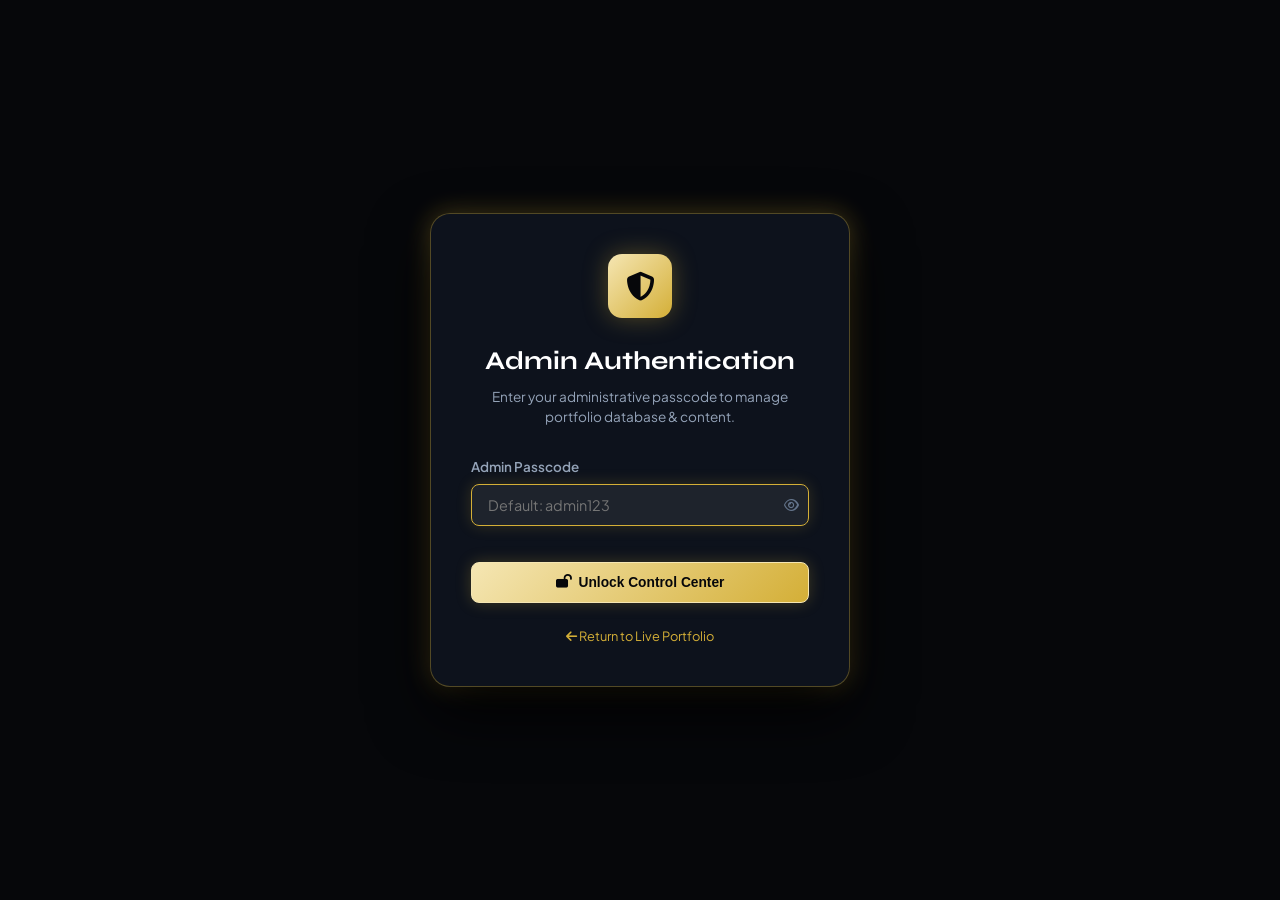
<file: admin.html>
<!DOCTYPE html>
<html lang="en" data-theme="dark">
<head>
  <meta charset="UTF-8">
  <meta name="viewport" content="width=device-width, initial-scale=1.0">
  <title>Portfolio Admin Portal & Visual Database Engine | Piyush Kumar</title>
  
  <!-- Favicon -->
  <link rel="icon" type="image/svg+xml" href="data:image/svg+xml,<svg xmlns='http://www.w3.org/2000/svg' viewBox='0 0 100 100'><text y='.9em' font-size='90'>⚡</text></svg>">

  <!-- Google Fonts -->
  <link rel="preconnect" href="https://fonts.googleapis.com">
  <link rel="preconnect" href="https://fonts.gstatic.com" crossorigin>
  <link href="https://fonts.googleapis.com/css2?family=JetBrains+Mono:wght@400;500;600;700&family=Plus+Jakarta+Sans:wght@300;400;500;600;700;800&family=Syne:wght@600;700;800&display=swap" rel="stylesheet">

  <!-- Font Awesome Icons -->
  <link rel="stylesheet" href="https://cdnjs.cloudflare.com/ajax/libs/font-awesome/6.5.1/css/all.min.css">

  <!-- Admin Stylesheet -->
  <link rel="stylesheet" href="css/admin.css">
</head>
<body>

  <!-- Ambient Glow Effects -->
  <div class="admin-glow glow-1"></div>
  <div class="admin-glow glow-2"></div>

  <!-- ==========================================================================
       LOGIN GATEWAY (Passcode Authentication)
       ========================================================================== -->
  <div class="login-gateway" id="login-gateway">
    <div class="login-card">
      <div class="login-icon-box">
        <i class="fa-solid fa-shield-halved"></i>
      </div>
      <h2 style="font-family: var(--font-display); font-size: 1.6rem; margin-bottom: 0.4rem; color: #fff;">
        Admin Authentication
      </h2>
      <p style="font-size: 0.85rem; color: var(--text-muted); margin-bottom: 1.8rem;">
        Enter your administrative passcode to manage portfolio database & content.
      </p>

      <form id="admin-login-form">
        <div class="form-group" style="text-align: left;">
          <label class="form-label">Admin Passcode</label>
          <div style="position: relative;">
            <input type="password" id="admin-passcode-input" class="form-input" placeholder="Default: admin123" required autofocus style="padding-right: 2.8rem;">
            <button type="button" id="toggle-pass-visibility" style="position: absolute; right: 10px; top: 50%; transform: translateY(-50%); background: none; border: none; color: var(--text-dim); cursor: pointer;">
              <i class="fa-regular fa-eye" id="pass-eye-icon"></i>
            </button>
          </div>
          <div id="login-error-msg" style="color: var(--danger-primary); font-size: 0.8rem; margin-top: 0.4rem; display: none;">
            <i class="fa-solid fa-circle-exclamation"></i> Incorrect passcode. Default is <code>admin123</code>.
          </div>
        </div>

        <button type="submit" class="btn-admin btn-admin-primary" style="width: 100%; justify-content: center; margin-top: 1rem; padding: 0.75rem;">
          <i class="fa-solid fa-lock-open"></i> Unlock Control Center
        </button>
      </form>

      <div style="margin-top: 1.5rem; font-size: 0.8rem; color: var(--text-dim);">
        <a href="index.html" style="color: var(--gold-primary); text-decoration: none;">
          <i class="fa-solid fa-arrow-left"></i> Return to Live Portfolio
        </a>
      </div>
    </div>
  </div>

  <!-- ==========================================================================
       MAIN ADMIN PORTAL INTERFACE
       ========================================================================== -->
  <div class="admin-wrapper" id="admin-app" style="display: none;">
    
    <!-- Sidebar Navigation -->
    <aside class="admin-sidebar" id="admin-sidebar">
      <div class="sidebar-header">
        <div class="sidebar-logo-icon">PK</div>
        <div class="sidebar-logo-text">
          Piyush Kumar <span>Control</span>
        </div>
      </div>

      <nav class="sidebar-nav">
        <div class="nav-section-title">Overview</div>
        <a class="admin-nav-item active" data-view="dashboard">
          <i class="fa-solid fa-chart-pie"></i>
          <span>Dashboard</span>
        </a>
        <a class="admin-nav-item" data-view="database">
          <i class="fa-solid fa-database"></i>
          <span>Visual Database</span>
        </a>

        <div class="nav-section-title">Content Management</div>
        <a class="admin-nav-item" data-view="profile">
          <i class="fa-solid fa-user-astronaut"></i>
          <span>Profile & Hero</span>
        </a>
        <a class="admin-nav-item" data-view="experience">
          <i class="fa-solid fa-briefcase"></i>
          <span>Experience</span>
        </a>
        <a class="admin-nav-item" data-view="projects">
          <i class="fa-solid fa-layer-group"></i>
          <span>Projects & Demos</span>
        </a>
        <a class="admin-nav-item" data-view="research">
          <i class="fa-solid fa-book-journal-whills"></i>
          <span>Research Papers</span>
        </a>
        <a class="admin-nav-item" data-view="certifications">
          <i class="fa-solid fa-award"></i>
          <span>Certifications</span>
        </a>
        <a class="admin-nav-item" data-view="skills">
          <i class="fa-solid fa-code"></i>
          <span>Skills Matrix</span>
        </a>

        <div class="nav-section-title">Communications & Config</div>
        <a class="admin-nav-item" data-view="messages">
          <i class="fa-solid fa-inbox"></i>
          <span>Inbox Inquiries</span>
          <span class="nav-badge" id="sidebar-inbox-badge">0</span>
        </a>
        <a class="admin-nav-item" data-view="settings">
          <i class="fa-solid fa-gear"></i>
          <span>Settings & Backup</span>
        </a>
      </nav>

      <div class="sidebar-footer">
        <div class="admin-user-info">
          <img src="assets/images/avatar.jpg" alt="Admin" class="admin-avatar-mini" id="sidebar-avatar-img">
          <div>
            <div style="font-size: 0.82rem; font-weight: 700; color: #fff;" id="sidebar-admin-name">Piyush Kumar</div>
            <div style="font-size: 0.72rem; color: var(--gold-light);">Super Administrator</div>
          </div>
        </div>
        <button class="btn-icon-admin" id="sidebar-logout-btn" title="Logout">
          <i class="fa-solid fa-arrow-right-from-bracket"></i>
        </button>
      </div>
    </aside>

    <!-- Main Content Container -->
    <main class="admin-main">
      
      <!-- Top Navigation Bar -->
      <header class="admin-header">
        <div class="header-left">
          <button class="btn-icon-admin" id="mobile-sidebar-toggle" aria-label="Toggle Navigation Sidebar">
            <i class="fa-solid fa-bars"></i>
          </button>
          <h1 class="page-title" id="admin-current-page-title">Dashboard Overview</h1>
          <div class="db-status-pill">
            <span class="db-status-dot"></span>
            <span>PortfolioDB: Connected</span>
          </div>
        </div>

        <div class="header-actions">
          <a href="index.html" target="_blank" class="btn-admin btn-admin-secondary">
            <i class="fa-solid fa-arrow-up-right-from-square"></i> Live Portfolio
          </a>
          <button class="btn-admin btn-admin-primary" id="header-quick-save-btn">
            <i class="fa-solid fa-floppy-disk"></i> Quick Save
          </button>
          <button class="btn-admin btn-admin-danger" id="header-logout-btn">
            <i class="fa-solid fa-lock"></i> Lock
          </button>
        </div>
      </header>

      <!-- View Containers -->
      <div class="admin-content">

        <!-- ==================================================================
             VIEW 1: DASHBOARD OVERVIEW
             ================================================================== -->
        <section class="admin-view active" id="view-dashboard">
          
          <!-- Metric Cards -->
          <div class="stats-grid">
            <div class="stat-card">
              <div class="stat-card-header">
                <span class="stat-card-title">Active Projects</span>
                <div class="stat-card-icon" style="background: rgba(56, 189, 248, 0.15); color: var(--cyan-light);">
                  <i class="fa-solid fa-cubes"></i>
                </div>
              </div>
              <div class="stat-val" id="dash-projects-count">4</div>
              <div class="stat-subtext">Featured systems with live simulators</div>
            </div>

            <div class="stat-card">
              <div class="stat-card-header">
                <span class="stat-card-title">Accreditations</span>
                <div class="stat-card-icon" style="background: rgba(212, 175, 55, 0.15); color: var(--gold-light);">
                  <i class="fa-solid fa-certificate"></i>
                </div>
              </div>
              <div class="stat-val" id="dash-certs-count">8</div>
              <div class="stat-subtext">NVIDIA, Google, Oracle & Cloud</div>
            </div>

            <div class="stat-card">
              <div class="stat-card-header">
                <span class="stat-card-title">Work Experience</span>
                <div class="stat-card-icon" style="background: rgba(16, 185, 129, 0.15); color: var(--emerald-light);">
                  <i class="fa-solid fa-briefcase"></i>
                </div>
              </div>
              <div class="stat-val" id="dash-exp-count">2</div>
              <div class="stat-subtext">Industry internships logged</div>
            </div>

            <div class="stat-card">
              <div class="stat-card-header">
                <span class="stat-card-title">Inbox Messages</span>
                <div class="stat-card-icon" style="background: rgba(239, 68, 68, 0.15); color: var(--danger-light);">
                  <i class="fa-solid fa-envelope-open-text"></i>
                </div>
              </div>
              <div class="stat-val" id="dash-msgs-count">1</div>
              <div class="stat-subtext" id="dash-unread-subtext">0 unread inquiries</div>
            </div>
          </div>

          <!-- Quick Navigation Cards Grid -->
          <div class="form-grid" style="margin-bottom: 2rem;">
            <div class="admin-card" style="margin-bottom: 0;">
              <div class="card-title-heading" style="margin-bottom: 1rem;">
                <i class="fa-solid fa-bolt"></i> Quick Content Actions
              </div>
              <div style="display: flex; flex-direction: column; gap: 0.7rem;">
                <button class="btn-admin btn-admin-secondary" onclick="switchAdminView('profile')">
                  <i class="fa-solid fa-user-pen"></i> Edit Hero Bio & Profile Details
                </button>
                <button class="btn-admin btn-admin-secondary" onclick="switchAdminView('projects')">
                  <i class="fa-solid fa-plus"></i> Add or Modify Portfolio Project
                </button>
                <button class="btn-admin btn-admin-secondary" onclick="switchAdminView('database')">
                  <i class="fa-solid fa-table-columns"></i> Open Visual Database Explorer
                </button>
                <button class="btn-admin btn-admin-secondary" onclick="switchAdminView('messages')">
                  <i class="fa-solid fa-inbox"></i> View Inquiries & Form Transmissions
                </button>
              </div>
            </div>

            <div class="admin-card" style="margin-bottom: 0;">
              <div class="card-title-heading" style="margin-bottom: 1rem;">
                <i class="fa-solid fa-server"></i> System Health & Storage
              </div>
              <div style="font-size: 0.88rem; color: var(--text-muted); display: flex; flex-direction: column; gap: 0.75rem;">
                <div style="display: flex; justify-content: space-between;">
                  <span>Database Engine:</span>
                  <strong style="color: var(--emerald-light);">PortfolioDB (LocalStorage + Sync)</strong>
                </div>
                <div style="display: flex; justify-content: space-between;">
                  <span>Stored Collections:</span>
                  <strong style="color: #fff;">8 Tables (Profile, Projects, etc.)</strong>
                </div>
                <div style="display: flex; justify-content: space-between;">
                  <span>Storage Footprint:</span>
                  <strong style="color: var(--cyan-light);" id="dash-db-size">~18 KB</strong>
                </div>
                <div style="display: flex; justify-content: space-between;">
                  <span>Last Sync / Backup:</span>
                  <strong style="color: var(--gold-light);" id="dash-last-sync">Just now</strong>
                </div>
              </div>
            </div>
          </div>

          <!-- Recent Inquiries Preview Table -->
          <div class="admin-card">
            <div class="card-title-bar">
              <div class="card-title-heading">
                <i class="fa-solid fa-comments"></i> Recent Contact Submissions
              </div>
              <button class="btn-admin btn-admin-secondary btn-sm" onclick="switchAdminView('messages')">
                View All Inquiries
              </button>
            </div>
            <div class="data-table-container">
              <table class="admin-data-table" id="dash-recent-messages-table">
                <thead>
                  <tr>
                    <th>Sender</th>
                    <th>Email</th>
                    <th>Subject</th>
                    <th>Date</th>
                    <th>Status</th>
                  </tr>
                </thead>
                <tbody>
                  <!-- Populated dynamically -->
                </tbody>
              </table>
            </div>
          </div>

        </section>

        <!-- ==================================================================
             VIEW 2: VISUAL DATABASE EXPLORER & JSON ENGINE
             ================================================================== -->
        <section class="admin-view" id="view-database">
          <div class="admin-card">
            <div class="card-title-bar">
              <div>
                <div class="card-title-heading">
                  <i class="fa-solid fa-database"></i> Visual Database Management Console
                </div>
                <p style="font-size: 0.82rem; color: var(--text-muted); margin-top: 0.2rem;">
                  Directly inspect, query, edit, insert, export, and manage raw JSON collections in real-time.
                </p>
              </div>

              <div style="display: flex; gap: 0.6rem; flex-wrap: wrap;">
                <button class="btn-admin btn-admin-emerald" id="db-export-btn">
                  <i class="fa-solid fa-download"></i> Export Database (.json)
                </button>
                <label class="btn-admin btn-admin-secondary" style="margin: 0; cursor: pointer;">
                  <i class="fa-solid fa-upload"></i> Import JSON
                  <input type="file" id="db-import-file" accept=".json" style="display: none;">
                </label>
                <button class="btn-admin btn-admin-danger" id="db-reset-btn">
                  <i class="fa-solid fa-rotate-left"></i> Reset to Factory Default
                </button>
              </div>
            </div>

            <!-- Database Table Switcher Tabs -->
            <div class="db-table-tabs">
              <button class="db-tab-btn active" data-dbtable="projects"><i class="fa-solid fa-layer-group"></i> projects</button>
              <button class="db-tab-btn" data-dbtable="experience"><i class="fa-solid fa-briefcase"></i> experience</button>
              <button class="db-tab-btn" data-dbtable="certifications"><i class="fa-solid fa-award"></i> certifications</button>
              <button class="db-tab-btn" data-dbtable="education"><i class="fa-solid fa-graduation-cap"></i> education</button>
              <button class="db-tab-btn" data-dbtable="research"><i class="fa-solid fa-book-journal-whills"></i> research</button>
              <button class="db-tab-btn" data-dbtable="skills"><i class="fa-solid fa-code"></i> skills</button>
              <button class="db-tab-btn" data-dbtable="profile"><i class="fa-solid fa-user"></i> profile</button>
              <button class="db-tab-btn" data-dbtable="messages"><i class="fa-solid fa-inbox"></i> messages</button>
              <button class="db-tab-btn" data-dbtable="raw_json" style="margin-left: auto; border-color: var(--border-gold); color: var(--gold-light);">
                <i class="fa-solid fa-code-merge"></i> Raw JSON Schema
              </button>
            </div>

            <!-- Visual Table Container -->
            <div id="db-table-view-section">
              <div style="display: flex; justify-content: space-between; align-items: center; margin-bottom: 1rem; flex-wrap: wrap; gap: 0.8rem;">
                <div style="display: flex; align-items: center; gap: 0.6rem;">
                  <span style="font-size: 0.85rem; color: var(--text-dim);">Selected Collection:</span>
                  <span class="cell-badge" style="background: rgba(56,189,248,0.15); color: var(--cyan-light);" id="current-dbtable-badge">projects</span>
                  <span style="font-size: 0.8rem; color: var(--text-dim);" id="current-dbtable-count">(4 records)</span>
                </div>

                <div style="display: flex; gap: 0.6rem;">
                  <input type="text" id="db-search-input" class="form-input" placeholder="Search in table..." style="padding: 0.4rem 0.8rem; width: 220px; font-size: 0.82rem;">
                  <button class="btn-admin btn-admin-primary btn-sm" id="db-add-record-btn">
                    <i class="fa-solid fa-plus"></i> Insert Record
                  </button>
                </div>
              </div>

              <div class="data-table-container">
                <table class="admin-data-table" id="visual-db-table">
                  <thead>
                    <!-- Rendered dynamically -->
                  </thead>
                  <tbody>
                    <!-- Rendered dynamically -->
                  </tbody>
                </table>
              </div>
            </div>

            <!-- Raw JSON Schema Section -->
            <div id="db-raw-json-section" style="display: none;">
              <div class="json-editor-wrap">
                <div class="json-editor-toolbar">
                  <div style="font-size: 0.82rem; font-family: var(--font-code); color: var(--gold-light);">
                    <i class="fa-solid fa-file-code"></i> full_database_schema.json
                  </div>
                  <div style="display: flex; gap: 0.5rem;">
                    <button class="btn-admin btn-admin-secondary btn-sm" id="json-format-btn">
                      <i class="fa-solid fa-wand-magic-sparkles"></i> Auto-Format JSON
                    </button>
                    <button class="btn-admin btn-admin-primary btn-sm" id="json-save-btn">
                      <i class="fa-solid fa-floppy-disk"></i> Validate & Commit to DB
                    </button>
                  </div>
                </div>
                <textarea id="raw-json-textarea" class="json-textarea" spellcheck="false"></textarea>
              </div>
            </div>

          </div>
        </section>

        <!-- ==================================================================
             VIEW 3: PROFILE & HERO SECTION EDITOR
             ================================================================== -->
        <section class="admin-view" id="view-profile">
          <div class="admin-card">
            <div class="card-title-bar">
              <div class="card-title-heading">
                <i class="fa-solid fa-user-astronaut"></i> Hero & Profile Content Configuration
              </div>
              <button class="btn-admin btn-admin-primary" id="save-profile-btn">
                <i class="fa-solid fa-check"></i> Save Profile Updates
              </button>
            </div>

            <form id="profile-editor-form">
              <div class="form-grid">
                <div class="form-group">
                  <label class="form-label">Full Name</label>
                  <input type="text" id="prof-fullName" class="form-input" required>
                </div>
                <div class="form-group">
                  <label class="form-label">Tagline / Primary Role</label>
                  <input type="text" id="prof-tagline" class="form-input" required>
                </div>
                <div class="form-group">
                  <label class="form-label">Availability Status Badge</label>
                  <input type="text" id="prof-availabilityStatus" class="form-input" required>
                </div>
                <div class="form-group">
                  <label class="form-label">Avatar Image Path / URL</label>
                  <input type="text" id="prof-avatar" class="form-input" required>
                  <span class="form-hint">Default: <code>assets/images/avatar.jpg</code></span>
                </div>
                <div class="form-group">
                  <label class="form-label">Resume PDF Path / URL</label>
                  <input type="text" id="prof-resumePdf" class="form-input" required>
                  <span class="form-hint">Default: <code>assets/docs/Piyush_Kumar_Resume.pdf</code></span>
                </div>
              </div>

              <!-- Contact Information -->
              <h4 style="font-size: 1rem; color: var(--gold-light); margin: 1.5rem 0 0.8rem 0; border-top: 1px solid var(--border-admin); padding-top: 1.2rem;">
                <i class="fa-solid fa-address-book" style="margin-right: 6px;"></i> Direct Contact & Social Links
              </h4>
              <div class="form-grid">
                <div class="form-group">
                  <label class="form-label">Email Address</label>
                  <input type="email" id="prof-email" class="form-input" required>
                </div>
                <div class="form-group">
                  <label class="form-label">Phone / WhatsApp</label>
                  <input type="text" id="prof-phone" class="form-input" required>
                </div>
                <div class="form-group">
                  <label class="form-label">Location</label>
                  <input type="text" id="prof-location" class="form-input" required>
                </div>
                <div class="form-group">
                  <label class="form-label">LinkedIn Profile URL</label>
                  <input type="url" id="prof-linkedin" class="form-input" required>
                </div>
                <div class="form-group">
                  <label class="form-label">GitHub Profile URL</label>
                  <input type="url" id="prof-github" class="form-input">
                </div>
              </div>

              <!-- Metric Counters -->
              <h4 style="font-size: 1rem; color: var(--cyan-light); margin: 1.5rem 0 0.8rem 0; border-top: 1px solid var(--border-admin); padding-top: 1.2rem;">
                <i class="fa-solid fa-gauge-high" style="margin-right: 6px;"></i> Hero Metric Counter Numbers
              </h4>
              <div class="form-grid">
                <div class="form-group">
                  <label class="form-label">Key Systems Built</label>
                  <input type="text" id="metric-keySystems" class="form-input" placeholder="e.g. 4+">
                </div>
                <div class="form-group">
                  <label class="form-label">Internships Completed</label>
                  <input type="text" id="metric-internships" class="form-input" placeholder="e.g. 2">
                </div>
                <div class="form-group">
                  <label class="form-label">Accredited Certifications</label>
                  <input type="text" id="metric-certifications" class="form-input" placeholder="e.g. 7">
                </div>
                <div class="form-group">
                  <label class="form-label">Research Papers</label>
                  <input type="text" id="metric-researchPapers" class="form-input" placeholder="e.g. 1">
                </div>
              </div>

              <!-- Bio & Hero Descriptions -->
              <h4 style="font-size: 1rem; color: var(--emerald-light); margin: 1.5rem 0 0.8rem 0; border-top: 1px solid var(--border-admin); padding-top: 1.2rem;">
                <i class="fa-solid fa-paragraph" style="margin-right: 6px;"></i> Biography & Narratives
              </h4>
              <div class="form-group">
                <label class="form-label">Hero Banner Paragraph Description</label>
                <textarea id="prof-heroDescription" class="form-textarea" rows="3"></textarea>
              </div>
              <div class="form-group">
                <label class="form-label">About Executive Overview Story (HTML Allowed)</label>
                <textarea id="prof-bio" class="form-textarea" rows="4"></textarea>
              </div>

              <!-- Typewriter Roles -->
              <div class="form-group">
                <label class="form-label">Hero Typewriter Roles (One per line)</label>
                <textarea id="prof-roles" class="form-textarea" rows="4" placeholder="Enter roles separated by line"></textarea>
              </div>
            </form>
          </div>
        </section>

        <!-- ==================================================================
             VIEW 4: EXPERIENCE MANAGER
             ================================================================== -->
        <section class="admin-view" id="view-experience">
          <div class="admin-card">
            <div class="card-title-bar">
              <div class="card-title-heading">
                <i class="fa-solid fa-briefcase"></i> Work Experience & Internships
              </div>
              <button class="btn-admin btn-admin-primary" id="add-exp-modal-btn">
                <i class="fa-solid fa-plus"></i> Add New Experience
              </button>
            </div>

            <div id="experience-cards-container" class="form-grid">
              <!-- Rendered dynamically -->
            </div>
          </div>
        </section>

        <!-- ==================================================================
             VIEW 5: PROJECTS & SIMULATORS MANAGER
             ================================================================== -->
        <section class="admin-view" id="view-projects">
          <div class="admin-card">
            <div class="card-title-bar">
              <div class="card-title-heading">
                <i class="fa-solid fa-layer-group"></i> Showcase Projects & Interactive Simulators
              </div>
              <button class="btn-admin btn-admin-primary" id="add-proj-modal-btn">
                <i class="fa-solid fa-plus"></i> Add New Project
              </button>
            </div>

            <div id="projects-admin-grid" class="form-grid">
              <!-- Rendered dynamically -->
            </div>
          </div>
        </section>

        <!-- ==================================================================
             VIEW 6: RESEARCH & PAPERS MANAGER
             ================================================================== -->
        <section class="admin-view" id="view-research">
          <div class="admin-card">
            <div class="card-title-bar">
              <div class="card-title-heading">
                <i class="fa-solid fa-book-journal-whills"></i> Research & Scientific Publications
              </div>
              <button class="btn-admin btn-admin-primary" id="save-research-btn">
                <i class="fa-solid fa-check"></i> Save Research Updates
              </button>
            </div>

            <form id="research-editor-form">
              <div class="form-group">
                <label class="form-label">Research Paper Title</label>
                <input type="text" id="res-title" class="form-input" required>
              </div>
              <div class="form-grid">
                <div class="form-group">
                  <label class="form-label">Authors</label>
                  <input type="text" id="res-authors" class="form-input" required>
                </div>
                <div class="form-group">
                  <label class="form-label">Research Field / Domain</label>
                  <input type="text" id="res-field" class="form-input" required>
                </div>
                <div class="form-group">
                  <label class="form-label">Status</label>
                  <input type="text" id="res-status" class="form-input" required>
                </div>
                <div class="form-group">
                  <label class="form-label">DOI / Citation Code</label>
                  <input type="text" id="res-doi" class="form-input">
                </div>
              </div>
              <div class="form-group">
                <label class="form-label">Executive Abstract</label>
                <textarea id="res-abstract" class="form-textarea" rows="4"></textarea>
              </div>
              <div class="form-group">
                <label class="form-label">Key Research Highlights (One bullet per line)</label>
                <textarea id="res-highlights" class="form-textarea" rows="4"></textarea>
              </div>
            </form>
          </div>
        </section>

        <!-- ==================================================================
             VIEW 7: CERTIFICATIONS MANAGER
             ================================================================== -->
        <section class="admin-view" id="view-certifications">
          <div class="admin-card">
            <div class="card-title-bar">
              <div class="card-title-heading">
                <i class="fa-solid fa-award"></i> Accredited Certifications & Credentials
              </div>
              <button class="btn-admin btn-admin-primary" id="add-cert-modal-btn">
                <i class="fa-solid fa-plus"></i> Add Certification
              </button>
            </div>

            <div id="certs-admin-grid" class="form-grid">
              <!-- Rendered dynamically -->
            </div>
          </div>
        </section>

        <!-- ==================================================================
             VIEW 8: SKILLS MATRIX MANAGER
             ================================================================== -->
        <section class="admin-view" id="view-skills">
          <div class="admin-card">
            <div class="card-title-bar">
              <div class="card-title-heading">
                <i class="fa-solid fa-code"></i> Technical & Engineering Skills Matrix
              </div>
              <button class="btn-admin btn-admin-primary" id="save-skills-btn">
                <i class="fa-solid fa-check"></i> Save Skills Changes
              </button>
            </div>

            <div id="skills-editor-wrapper">
              <!-- Rendered dynamically with sliders & icons -->
            </div>
          </div>
        </section>

        <!-- ==================================================================
             VIEW 9: INBOX & INQUIRIES
             ================================================================== -->
        <section class="admin-view" id="view-messages">
          <div class="admin-card">
            <div class="card-title-bar">
              <div>
                <div class="card-title-heading">
                  <i class="fa-solid fa-inbox"></i> Client Inquiries & Contact Transmissions
                </div>
                <p style="font-size: 0.82rem; color: var(--text-muted); margin-top: 0.2rem;">
                  All form submissions from your live portfolio are stored here in real-time.
                </p>
              </div>

              <div style="display: flex; gap: 0.6rem;">
                <button class="btn-admin btn-admin-secondary btn-sm" id="inbox-mark-all-read">
                  <i class="fa-solid fa-check-double"></i> Mark All as Read
                </button>
                <button class="btn-admin btn-admin-danger btn-sm" id="inbox-clear-all">
                  <i class="fa-solid fa-trash-can"></i> Clear Inbox
                </button>
              </div>
            </div>

            <div class="data-table-container">
              <table class="admin-data-table" id="inbox-data-table">
                <thead>
                  <tr>
                    <th>Status</th>
                    <th>Sender Name</th>
                    <th>Email Address</th>
                    <th>Subject</th>
                    <th>Received Date</th>
                    <th>Actions</th>
                  </tr>
                </thead>
                <tbody>
                  <!-- Rendered dynamically -->
                </tbody>
              </table>
            </div>
          </div>
        </section>

        <!-- ==================================================================
             VIEW 10: SETTINGS & SECURITY
             ================================================================== -->
        <section class="admin-view" id="view-settings">
          <div class="admin-card">
            <div class="card-title-bar">
              <div class="card-title-heading">
                <i class="fa-solid fa-shield-keyhole"></i> Security & Admin Passcode
              </div>
            </div>

            <form id="change-passcode-form" style="max-width: 500px;">
              <div class="form-group">
                <label class="form-label">Current Admin Passcode</label>
                <input type="password" id="curr-passcode" class="form-input" required>
              </div>
              <div class="form-group">
                <label class="form-label">New Passcode</label>
                <input type="password" id="new-passcode" class="form-input" required minlength="4">
              </div>
              <div class="form-group">
                <label class="form-label">Confirm New Passcode</label>
                <input type="password" id="confirm-passcode" class="form-input" required minlength="4">
              </div>
              <button type="submit" class="btn-admin btn-admin-primary" style="margin-top: 0.5rem;">
                <i class="fa-solid fa-key"></i> Update Passcode
              </button>
            </form>
          </div>
        </section>

      </div>
    </main>
  </div>

  <!-- ==========================================================================
       ADMIN CRUD MODAL (Dynamic Row / Record Form)
       ========================================================================== -->
  <div class="admin-modal-backdrop" id="admin-crud-modal">
    <div class="admin-modal-box">
      <div class="admin-modal-header">
        <h3 class="admin-modal-title" id="crud-modal-title">Edit Record</h3>
        <button class="btn-icon-admin" id="close-crud-modal-btn"><i class="fa-solid fa-xmark"></i></button>
      </div>
      <div id="crud-modal-body">
        <!-- Injected dynamically based on schema -->
      </div>
    </div>
  </div>

  <!-- Message Detail Modal -->
  <div class="admin-modal-backdrop" id="admin-msg-modal">
    <div class="admin-modal-box" style="max-width: 550px;">
      <div class="admin-modal-header">
        <h3 class="admin-modal-title"><i class="fa-solid fa-envelope-open"></i> Transmission Details</h3>
        <button class="btn-icon-admin" id="close-msg-modal-btn"><i class="fa-solid fa-xmark"></i></button>
      </div>
      <div id="msg-modal-content" style="font-size: 0.9rem; line-height: 1.7; color: var(--text-main);">
        <!-- Injected dynamically -->
      </div>
      <div style="display: flex; justify-content: flex-end; gap: 0.6rem; margin-top: 1.5rem; border-top: 1px solid var(--border-admin); padding-top: 1rem;">
        <a id="msg-reply-link" href="#" class="btn-admin btn-admin-primary">
          <i class="fa-solid fa-reply"></i> Reply via Email
        </a>
      </div>
    </div>
  </div>

  <!-- Admin Toast Container -->
  <div class="admin-toast-container" id="admin-toasts"></div>

  <!-- Database & Admin Engine Scripts -->
  <script src="js/db.js"></script>
  <script src="js/admin.js"></script>
</body>
</html>
</file>
<file: css/style.css>
/* ==========================================================================
   PIYUSH KUMAR — LUXURY PORTFOLIO DESIGN SYSTEM & STYLESHEET
   Aesthetics: Obsidian Night, Champagne Gold, Neon Emerald & Cyber Cyan
   ========================================================================== */

/* --- Google Fonts & CSS Custom Properties --- */
@import url('https://fonts.googleapis.com/css2?family=Cinzel:wght@500;700;800&family=JetBrains+Mono:wght@400;500;600;700&family=Plus+Jakarta+Sans:ital,wght@0,300;0,400;0,500;0,600;0,700;0,800;1,400&family=Syne:wght@600;700;800&display=swap');

:root {
  /* Color Palette - Deep Obsidian & Luxury Accents */
  --bg-primary: #06070a;
  --bg-secondary: #0b0e14;
  --bg-tertiary: #101520;
  --bg-card: rgba(14, 19, 30, 0.72);
  --bg-card-hover: rgba(22, 30, 48, 0.85);
  --bg-glass: rgba(10, 14, 23, 0.65);
  --bg-glass-strong: rgba(7, 10, 17, 0.88);

  /* Borders & Glows */
  --border-subtle: rgba(255, 255, 255, 0.08);
  --border-glass: rgba(255, 255, 255, 0.14);
  --border-gold: rgba(212, 175, 55, 0.35);
  --border-emerald: rgba(16, 185, 129, 0.35);
  --border-cyan: rgba(56, 189, 248, 0.35);

  /* Brand Accents */
  --gold-primary: #d4af37;
  --gold-light: #f5e6b3;
  --gold-dark: #aa820a;
  --gold-gradient: linear-gradient(135deg, #f5e6b3 0%, #d4af37 50%, #aa820a 100%);
  --gold-glow: 0 0 25px rgba(212, 175, 55, 0.35);

  --emerald-primary: #10b981;
  --emerald-light: #6ee7b7;
  --emerald-glow: 0 0 25px rgba(16, 185, 129, 0.35);

  --cyan-primary: #38bdf8;
  --cyan-light: #bae6fd;
  --cyan-glow: 0 0 25px rgba(56, 189, 248, 0.35);

  --accent-gradient: linear-gradient(135deg, #d4af37 0%, #38bdf8 50%, #10b981 100%);
  --text-gradient: linear-gradient(135deg, #ffffff 20%, #f3e5ab 60%, #d4af37 100%);
  --cyan-emerald-gradient: linear-gradient(135deg, #38bdf8 0%, #10b981 100%);

  /* Text Colors */
  --text-main: #f8fafc;
  --text-muted: #94a3b8;
  --text-dim: #64748b;
  --text-gold: #f3e5ab;
  --text-emerald: #6ee7b7;

  /* Typography */
  --font-body: 'Plus Jakarta Sans', -apple-system, BlinkMacSystemFont, sans-serif;
  --font-display: 'Syne', 'Plus Jakarta Sans', sans-serif;
  --font-serif: 'Cinzel', serif;
  --font-code: 'JetBrains Mono', monospace;

  /* Shadows & Glass */
  --shadow-sm: 0 4px 12px rgba(0, 0, 0, 0.35);
  --shadow-md: 0 8px 24px rgba(0, 0, 0, 0.45);
  --shadow-lg: 0 16px 40px rgba(0, 0, 0, 0.6);
  --shadow-gold: 0 10px 30px rgba(212, 175, 55, 0.2);
  --shadow-emerald: 0 10px 30px rgba(16, 185, 129, 0.2);

  /* Layout */
  --max-width: 1280px;
  --header-height: 80px;
  --radius-sm: 8px;
  --radius-md: 14px;
  --radius-lg: 20px;
  --radius-full: 9999px;

  /* Transitions */
  --transition-fast: 0.2s cubic-bezier(0.16, 1, 0.3, 1);
  --transition-smooth: 0.35s cubic-bezier(0.16, 1, 0.3, 1);
  --transition-bounce: 0.5s cubic-bezier(0.34, 1.56, 0.64, 1);
}

/* Light Theme Variables (Toggleable) */
[data-theme="light"] {
  --bg-primary: #f8fafc;
  --bg-secondary: #f1f5f9;
  --bg-tertiary: #e2e8f0;
  --bg-card: rgba(255, 255, 255, 0.85);
  --bg-card-hover: rgba(255, 255, 255, 0.98);
  --bg-glass: rgba(255, 255, 255, 0.75);
  --bg-glass-strong: rgba(255, 255, 255, 0.92);

  --border-subtle: rgba(0, 0, 0, 0.08);
  --border-glass: rgba(0, 0, 0, 0.12);
  --border-gold: rgba(180, 130, 20, 0.35);

  --gold-primary: #b8860b;
  --gold-light: #805b00;
  --gold-dark: #634700;
  --text-gradient: linear-gradient(135deg, #0f172a 20%, #78350f 70%, #b8860b 100%);

  --text-main: #0f172a;
  --text-muted: #475569;
  --text-dim: #64748b;
  --text-gold: #92400e;
  --text-emerald: #065f46;

  --shadow-sm: 0 4px 12px rgba(0, 0, 0, 0.06);
  --shadow-md: 0 8px 24px rgba(0, 0, 0, 0.08);
  --shadow-lg: 0 16px 40px rgba(0, 0, 0, 0.12);
}

/* --- Base & Reset --- */
*, *::before, *::after {
  box-sizing: border-box;
  margin: 0;
  padding: 0;
}

html {
  scroll-behavior: smooth;
  font-size: 16px;
  -webkit-font-smoothing: antialiased;
  -moz-osx-font-smoothing: grayscale;
  overflow-x: hidden;
  max-width: 100%;
}

body {
  font-family: var(--font-body);
  background-color: var(--bg-primary);
  color: var(--text-main);
  line-height: 1.65;
  overflow-x: hidden;
  max-width: 100%;
  position: relative;
  min-height: 100vh;
}

/* Custom Selection */
::selection {
  background: var(--gold-primary);
  color: #000000;
}

/* Custom Scrollbar */
::-webkit-scrollbar {
  width: 9px;
}
::-webkit-scrollbar-track {
  background: var(--bg-primary);
}
::-webkit-scrollbar-thumb {
  background: var(--bg-tertiary);
  border-radius: var(--radius-full);
  border: 2px solid var(--bg-primary);
}
::-webkit-scrollbar-thumb:hover {
  background: var(--gold-primary);
}

/* Typography Defaults */
h1, h2, h3, h4, h5, h6 {
  font-family: var(--font-display);
  font-weight: 700;
  line-height: 1.25;
  letter-spacing: -0.02em;
  color: var(--text-main);
}

p {
  color: var(--text-muted);
}

a {
  color: inherit;
  text-decoration: none;
  transition: all var(--transition-fast);
}

ul {
  list-style: none;
}

img {
  max-width: 100%;
  height: auto;
  display: block;
}

button {
  font-family: inherit;
  cursor: pointer;
  border: none;
  background: none;
  outline: none;
}

/* --- Background Ambient Canvas & Glows --- */
#bg-canvas {
  position: fixed;
  top: 0;
  left: 0;
  width: 100vw;
  height: 100vh;
  pointer-events: none;
  z-index: 0;
  opacity: 0.75;
}

.ambient-glow {
  position: fixed;
  border-radius: 50%;
  filter: blur(140px);
  pointer-events: none;
  z-index: 0;
  opacity: 0.22;
  transition: transform 0.5s ease-out;
}

.glow-gold {
  width: 500px;
  height: 500px;
  background: radial-gradient(circle, rgba(212,175,55,0.8), transparent 70%);
  top: 10%;
  right: -10%;
}

.glow-emerald {
  width: 450px;
  height: 450px;
  background: radial-gradient(circle, rgba(16,185,129,0.7), transparent 70%);
  bottom: 20%;
  left: -8%;
}

.glow-cyan {
  width: 400px;
  height: 400px;
  background: radial-gradient(circle, rgba(56,189,248,0.6), transparent 70%);
  top: 60%;
  right: 15%;
}

/* Custom Interactive Cursor */
.custom-cursor {
  position: fixed;
  width: 32px;
  height: 32px;
  border: 1.5px solid var(--gold-primary);
  border-radius: 50%;
  pointer-events: none;
  transform: translate(-50%, -50%);
  transition: width 0.2s, height 0.2s, background-color 0.2s, border-color 0.2s, transform 0.05s ease-out;
  z-index: 9999;
  mix-blend-mode: exclusion;
}

.custom-cursor-dot {
  position: fixed;
  width: 6px;
  height: 6px;
  background-color: var(--gold-light);
  border-radius: 50%;
  pointer-events: none;
  transform: translate(-50%, -50%);
  z-index: 10000;
  transition: transform 0.01s ease-out;
}

.cursor-hover {
  width: 56px;
  height: 56px;
  background: rgba(212, 175, 55, 0.15);
  border-color: var(--emerald-primary);
}

/* --- Container & Utilities --- */
.container {
  width: 100%;
  max-width: var(--max-width);
  margin: 0 auto;
  padding: 0 2rem;
  position: relative;
  z-index: 1;
}

.section {
  padding: 6.5rem 0;
  position: relative;
  z-index: 1;
}

.section-header {
  text-align: center;
  max-width: 720px;
  margin: 0 auto 4rem auto;
}

.section-tag {
  display: inline-flex;
  align-items: center;
  gap: 0.5rem;
  padding: 0.4rem 1.1rem;
  border-radius: var(--radius-full);
  background: rgba(212, 175, 55, 0.08);
  border: 1px solid var(--border-gold);
  color: var(--text-gold);
  font-family: var(--font-code);
  font-size: 0.82rem;
  font-weight: 600;
  text-transform: uppercase;
  letter-spacing: 0.12em;
  margin-bottom: 1.2rem;
  box-shadow: 0 0 15px rgba(212, 175, 55, 0.12);
}

.section-title {
  font-size: clamp(2rem, 4vw, 2.9rem);
  color: var(--text-main);
  margin-bottom: 1rem;
  font-weight: 800;
}

.gradient-text {
  background: var(--text-gradient);
  -webkit-background-clip: text;
  -webkit-text-fill-color: transparent;
  display: inline-block;
}

.emerald-text {
  background: var(--cyan-emerald-gradient);
  -webkit-background-clip: text;
  -webkit-text-fill-color: transparent;
  display: inline-block;
}

.section-subtitle {
  font-size: 1.08rem;
  color: var(--text-muted);
  line-height: 1.7;
}

/* --- Glassmorphism Card Style --- */
.glass-card {
  background: var(--bg-card);
  backdrop-filter: blur(16px);
  -webkit-backdrop-filter: blur(16px);
  border: 1px solid var(--border-subtle);
  border-radius: var(--radius-lg);
  box-shadow: var(--shadow-md);
  transition: all var(--transition-smooth);
  position: relative;
  overflow: hidden;
}

.glass-card::before {
  content: '';
  position: absolute;
  inset: 0;
  background: radial-gradient(800px circle at var(--mouse-x, 50%) var(--mouse-y, 50%), rgba(212, 175, 55, 0.08), transparent 40%);
  opacity: 0;
  transition: opacity 0.4s ease;
  pointer-events: none;
}

.glass-card:hover {
  transform: translateY(-5px);
  border-color: var(--border-glass);
  box-shadow: var(--shadow-lg), 0 0 25px rgba(212, 175, 55, 0.07);
}

.glass-card:hover::before {
  opacity: 1;
}

/* --- Buttons & Links --- */
.btn {
  display: inline-flex;
  align-items: center;
  justify-content: center;
  gap: 0.65rem;
  padding: 0.85rem 1.8rem;
  border-radius: var(--radius-full);
  font-size: 0.95rem;
  font-weight: 600;
  letter-spacing: 0.02em;
  transition: all var(--transition-smooth);
  position: relative;
  overflow: hidden;
  z-index: 1;
}

.btn-primary {
  background: var(--gold-gradient);
  color: #08090d;
  font-weight: 700;
  box-shadow: 0 4px 20px rgba(212, 175, 55, 0.35);
  border: 1px solid rgba(255, 255, 255, 0.4);
}

.btn-primary:hover {
  transform: translateY(-2px) scale(1.02);
  box-shadow: 0 8px 30px rgba(212, 175, 55, 0.55);
}

.btn-secondary {
  background: rgba(255, 255, 255, 0.04);
  color: var(--text-main);
  border: 1px solid var(--border-glass);
  backdrop-filter: blur(10px);
}

.btn-secondary:hover {
  background: rgba(255, 255, 255, 0.1);
  border-color: var(--gold-primary);
  color: var(--gold-light);
  transform: translateY(-2px);
  box-shadow: var(--shadow-gold);
}

.btn-emerald {
  background: var(--cyan-emerald-gradient);
  color: #06070a;
  font-weight: 700;
  box-shadow: var(--shadow-emerald);
}

.btn-emerald:hover {
  transform: translateY(-2px) scale(1.02);
  box-shadow: 0 8px 30px rgba(16, 185, 129, 0.45);
}

.btn-sm {
  padding: 0.55rem 1.1rem;
  font-size: 0.85rem;
}

.btn-icon {
  width: 44px;
  height: 44px;
  padding: 0;
  border-radius: 50%;
  display: inline-flex;
  align-items: center;
  justify-content: center;
  background: rgba(255, 255, 255, 0.05);
  border: 1px solid var(--border-subtle);
  color: var(--text-muted);
  transition: all var(--transition-fast);
}

.btn-icon:hover {
  background: rgba(212, 175, 55, 0.15);
  border-color: var(--gold-primary);
  color: var(--gold-light);
  transform: translateY(-2px);
}

/* ==========================================================================
   HEADER & NAVIGATION
   ========================================================================== */
.header {
  position: fixed;
  top: 0;
  left: 0;
  width: 100%;
  height: var(--header-height);
  z-index: 1000;
  transition: all var(--transition-smooth);
  background: rgba(6, 7, 10, 0.4);
  backdrop-filter: blur(14px);
  -webkit-backdrop-filter: blur(14px);
  border-bottom: 1px solid rgba(255, 255, 255, 0.04);
}

.header.scrolled {
  background: var(--bg-glass-strong);
  backdrop-filter: blur(20px);
  -webkit-backdrop-filter: blur(20px);
  border-bottom: 1px solid var(--border-subtle);
  box-shadow: 0 10px 30px rgba(0, 0, 0, 0.45);
  height: 70px;
}

.header-container {
  display: flex;
  align-items: center;
  justify-content: space-between;
  height: 100%;
  gap: 1.5rem;
}

.logo {
  display: flex;
  align-items: center;
  gap: 0.75rem;
  font-family: var(--font-display);
  font-size: 1.35rem;
  font-weight: 800;
  color: var(--text-main);
  flex-shrink: 0;
  z-index: 1001;
}

.logo-symbol {
  width: 38px;
  height: 38px;
  border-radius: 10px;
  background: var(--gold-gradient);
  color: #06070a;
  display: flex;
  align-items: center;
  justify-content: center;
  font-weight: 900;
  font-size: 1.05rem;
  box-shadow: 0 0 15px rgba(212, 175, 55, 0.4);
  transform: rotate(-3deg);
  transition: transform var(--transition-bounce);
  flex-shrink: 0;
}

.logo:hover .logo-symbol {
  transform: rotate(0deg) scale(1.08);
}

.logo-text {
  letter-spacing: -0.03em;
  white-space: nowrap;
}

.logo-text span {
  color: var(--gold-primary);
  font-weight: 400;
  font-size: 0.9rem;
  margin-left: 4px;
}

/* Desktop Navigation */
.nav-links {
  display: flex;
  align-items: center;
}

.nav-links-list {
  display: flex;
  align-items: center;
  gap: clamp(1rem, 1.8vw, 2rem);
}

.nav-link {
  font-size: 0.92rem;
  font-weight: 500;
  color: var(--text-muted);
  position: relative;
  padding: 0.4rem 0;
  transition: color var(--transition-fast);
  display: inline-flex;
  align-items: center;
  gap: 0.5rem;
  white-space: nowrap;
}

.nav-link-icon {
  display: none;
}

.nav-link::after {
  content: '';
  position: absolute;
  bottom: 0;
  left: 0;
  width: 0;
  height: 2px;
  background: var(--gold-gradient);
  transition: width var(--transition-smooth);
}

.nav-link:hover,
.nav-link.active {
  color: var(--text-main);
}

.nav-link:hover::after,
.nav-link.active::after {
  width: 100%;
}

.mobile-drawer-header,
.mobile-drawer-footer {
  display: none;
}

.nav-actions {
  display: flex;
  align-items: center;
  gap: 0.75rem;
  flex-shrink: 0;
  z-index: 1001;
}

.nav-toggle-btn {
  display: none;
  font-size: 1.15rem;
  color: var(--text-main);
  background: rgba(255, 255, 255, 0.05);
  border: 1px solid var(--border-subtle);
  border-radius: 10px;
  width: 40px;
  height: 40px;
  align-items: center;
  justify-content: center;
  cursor: pointer;
  transition: all var(--transition-fast);
}

.nav-toggle-btn:hover {
  background: rgba(212, 175, 55, 0.15);
  border-color: var(--gold-primary);
  color: var(--gold-light);
}

.nav-backdrop {
  position: fixed;
  inset: 0;
  background: rgba(4, 6, 10, 0.75);
  backdrop-filter: blur(8px);
  -webkit-backdrop-filter: blur(8px);
  z-index: 998;
  opacity: 0;
  pointer-events: none;
  transition: opacity var(--transition-smooth);
}

.nav-backdrop.active {
  opacity: 1;
  pointer-events: auto;
}

body.nav-open {
  overflow: hidden !important;
  touch-action: none;
}

/* ==========================================================================
   HERO SECTION
   ========================================================================== */
.hero-section {
  min-height: 100vh;
  display: flex;
  align-items: center;
  padding-top: calc(var(--header-height) + 2rem);
  padding-bottom: 5rem;
  position: relative;
  overflow: hidden;
}

.hero-grid {
  display: grid;
  grid-template-columns: 1.15fr 0.85fr;
  gap: 3.5rem;
  align-items: center;
}

.hero-badge {
  display: inline-flex;
  align-items: center;
  gap: 0.6rem;
  padding: 0.4rem 1.1rem;
  border-radius: var(--radius-full);
  background: rgba(16, 185, 129, 0.09);
  border: 1px solid var(--border-emerald);
  color: var(--emerald-light);
  font-size: 0.85rem;
  font-weight: 600;
  margin-bottom: 1.5rem;
  box-shadow: 0 0 20px rgba(16, 185, 129, 0.15);
}

.hero-badge-pulse {
  width: 8px;
  height: 8px;
  background: var(--emerald-primary);
  border-radius: 50%;
  box-shadow: 0 0 10px var(--emerald-primary);
  animation: pulse 2s infinite;
}

@keyframes pulse {
  0% { transform: scale(0.95); box-shadow: 0 0 0 0 rgba(16, 185, 129, 0.7); }
  70% { transform: scale(1); box-shadow: 0 0 0 8px rgba(16, 185, 129, 0); }
  100% { transform: scale(0.95); box-shadow: 0 0 0 0 rgba(16, 185, 129, 0); }
}

.hero-title {
  font-size: clamp(2.2rem, 5vw, 4.2rem);
  line-height: 1.15;
  font-weight: 800;
  margin-bottom: 1.2rem;
  letter-spacing: -0.03em;
  word-break: break-word;
}

.hero-typewriter-wrapper {
  display: flex;
  align-items: center;
  flex-wrap: wrap;
  font-family: var(--font-code);
  font-size: clamp(1rem, 2.2vw, 1.4rem);
  font-weight: 600;
  color: var(--gold-light);
  min-height: 2.2rem;
  margin-bottom: 1.5rem;
}

.typewriter-cursor {
  display: inline-block;
  width: 3px;
  height: 1.3em;
  background-color: var(--gold-primary);
  margin-left: 5px;
  animation: blink 1s step-end infinite;
  vertical-align: middle;
}

@keyframes blink {
  from, to { opacity: 1; }
  50% { opacity: 0; }
}

.hero-description {
  font-size: 1.12rem;
  color: var(--text-muted);
  line-height: 1.75;
  margin-bottom: 2.2rem;
  max-width: 580px;
}

.hero-cta-group {
  display: flex;
  flex-wrap: wrap;
  gap: 1.2rem;
  margin-bottom: 3.2rem;
}

.hero-metrics-row {
  display: grid;
  grid-template-columns: repeat(4, 1fr);
  gap: 1.5rem;
  padding-top: 2rem;
  border-top: 1px solid var(--border-subtle);
}

.metric-item {
  display: flex;
  flex-direction: column;
}

.metric-number {
  font-family: var(--font-display);
  font-size: 1.85rem;
  font-weight: 800;
  color: var(--text-main);
  background: var(--text-gradient);
  -webkit-background-clip: text;
  -webkit-text-fill-color: transparent;
  line-height: 1.2;
}

.metric-label {
  font-size: 0.82rem;
  color: var(--text-dim);
  font-weight: 500;
  margin-top: 0.2rem;
}

/* Hero Visual & Profile Frame */
.hero-visual {
  position: relative;
  display: flex;
  justify-content: center;
}

.hero-image-card {
  position: relative;
  width: 100%;
  max-width: 420px;
  border-radius: 28px;
  padding: 12px;
  background: linear-gradient(135deg, rgba(212, 175, 55, 0.35), rgba(56, 189, 248, 0.2), rgba(16, 185, 129, 0.3));
  box-shadow: 0 20px 50px rgba(0, 0, 0, 0.6), var(--gold-glow);
  transform-style: preserve-3d;
  transition: transform 0.4s ease-out;
}

.hero-image-inner {
  position: relative;
  border-radius: 20px;
  overflow: hidden;
  background: #0b0e14;
}

.hero-image-inner img {
  width: 100%;
  height: 480px;
  object-fit: cover;
  object-position: center 15%;
  transition: transform 0.6s ease;
}

.hero-image-card:hover .hero-image-inner img {
  transform: scale(1.04);
}

.hero-image-overlay {
  position: absolute;
  inset: 0;
  background: linear-gradient(to top, rgba(6, 7, 10, 0.9) 0%, rgba(6, 7, 10, 0.1) 50%, transparent 100%);
  pointer-events: none;
}

/* Floating Tech Pills on Hero */
.floating-chip {
  position: absolute;
  padding: 0.65rem 1.1rem;
  border-radius: var(--radius-md);
  background: rgba(11, 14, 23, 0.85);
  backdrop-filter: blur(14px);
  border: 1px solid var(--border-glass);
  display: flex;
  align-items: center;
  gap: 0.6rem;
  font-size: 0.85rem;
  font-weight: 600;
  box-shadow: 0 10px 25px rgba(0, 0, 0, 0.5);
  animation: floatSlow 5s ease-in-out infinite;
  z-index: 2;
}

.chip-1 {
  top: 12%;
  left: -12%;
  border-color: var(--border-cyan);
  color: var(--cyan-light);
  animation-delay: 0s;
}

.chip-2 {
  bottom: 22%;
  right: -10%;
  border-color: var(--border-gold);
  color: var(--gold-light);
  animation-delay: 2.5s;
}

.chip-3 {
  bottom: 6%;
  left: -4%;
  border-color: var(--border-emerald);
  color: var(--emerald-light);
  animation-delay: 1.2s;
}

@keyframes floatSlow {
  0%, 100% { transform: translateY(0px) rotate(0deg); }
  50% { transform: translateY(-12px) rotate(1deg); }
}

/* ==========================================================================
   ABOUT & CORE PILLARS
   ========================================================================== */
.about-grid {
  display: grid;
  grid-template-columns: 1fr 1fr;
  gap: 3rem;
  align-items: start;
}

.about-story {
  display: flex;
  flex-direction: column;
  gap: 1.5rem;
}

.about-lead {
  font-size: 1.18rem;
  color: var(--text-main);
  line-height: 1.7;
  font-weight: 500;
}

.about-contact-badges {
  display: flex;
  flex-direction: column;
  gap: 0.9rem;
  margin-top: 1rem;
}

.contact-quick-item {
  display: flex;
  align-items: center;
  justify-content: space-between;
  padding: 0.9rem 1.2rem;
  border-radius: var(--radius-md);
  background: rgba(255, 255, 255, 0.03);
  border: 1px solid var(--border-subtle);
  transition: all var(--transition-fast);
}

.contact-quick-item:hover {
  background: rgba(255, 255, 255, 0.07);
  border-color: var(--border-gold);
}

.quick-left {
  display: flex;
  align-items: center;
  gap: 0.9rem;
  font-size: 0.92rem;
}

.quick-icon {
  width: 34px;
  height: 34px;
  border-radius: 8px;
  background: rgba(212, 175, 55, 0.12);
  color: var(--gold-primary);
  display: flex;
  align-items: center;
  justify-content: center;
}

.copy-btn {
  font-size: 0.8rem;
  font-family: var(--font-code);
  color: var(--text-muted);
  padding: 0.3rem 0.7rem;
  border-radius: 6px;
  background: rgba(255, 255, 255, 0.05);
  transition: all var(--transition-fast);
}

.copy-btn:hover {
  background: var(--gold-primary);
  color: #000;
}

.pillars-grid {
  display: grid;
  grid-template-columns: 1fr 1fr;
  gap: 1.5rem;
}

.pillar-card {
  padding: 1.8rem;
  display: flex;
  flex-direction: column;
  gap: 1rem;
}

.pillar-icon-box {
  width: 48px;
  height: 48px;
  border-radius: 12px;
  background: rgba(212, 175, 55, 0.1);
  border: 1px solid var(--border-gold);
  color: var(--gold-primary);
  display: flex;
  align-items: center;
  justify-content: center;
  font-size: 1.3rem;
}

.pillar-card:nth-child(2) .pillar-icon-box {
  background: rgba(56, 189, 248, 0.1);
  border-color: var(--border-cyan);
  color: var(--cyan-primary);
}

.pillar-card:nth-child(3) .pillar-icon-box {
  background: rgba(16, 185, 129, 0.1);
  border-color: var(--border-emerald);
  color: var(--emerald-primary);
}

.pillar-card:nth-child(4) .pillar-icon-box {
  background: rgba(244, 114, 182, 0.1);
  border-color: rgba(244, 114, 182, 0.35);
  color: #f472b6;
}

.pillar-title {
  font-size: 1.15rem;
  font-weight: 700;
  color: var(--text-main);
}

.pillar-desc {
  font-size: 0.88rem;
  color: var(--text-muted);
  line-height: 1.6;
}

/* Education Cards */
.education-section-block {
  margin-top: 4rem;
}

.edu-grid {
  display: grid;
  grid-template-columns: repeat(3, 1fr);
  gap: 1.5rem;
  margin-top: 1.8rem;
}

.edu-card {
  padding: 1.8rem;
  position: relative;
  display: flex;
  flex-direction: column;
  justify-content: space-between;
}

.edu-badge {
  display: inline-block;
  padding: 0.25rem 0.75rem;
  border-radius: var(--radius-full);
  background: rgba(212, 175, 55, 0.12);
  color: var(--gold-light);
  font-family: var(--font-code);
  font-size: 0.75rem;
  font-weight: 600;
  margin-bottom: 0.8rem;
  width: fit-content;
}

.edu-degree {
  font-size: 1.05rem;
  font-weight: 700;
  color: var(--text-main);
  margin-bottom: 0.4rem;
}

.edu-school {
  font-size: 0.88rem;
  color: var(--text-muted);
  margin-bottom: 0.8rem;
}

.edu-date {
  font-size: 0.8rem;
  color: var(--text-dim);
  font-family: var(--font-code);
}

/* ==========================================================================
   EXPERIENCE SECTION (Luxury Vertical Timeline)
   ========================================================================== */
.timeline-container {
  position: relative;
  max-width: 900px;
  margin: 0 auto;
}

.timeline-container::before {
  content: '';
  position: absolute;
  top: 0;
  bottom: 0;
  left: 28px;
  width: 2px;
  background: linear-gradient(to bottom, var(--gold-primary), var(--emerald-primary), transparent);
}

.timeline-item {
  position: relative;
  padding-left: 75px;
  margin-bottom: 3.5rem;
}

.timeline-dot {
  position: absolute;
  left: 17px;
  top: 0;
  width: 24px;
  height: 24px;
  border-radius: 50%;
  background: var(--bg-primary);
  border: 3px solid var(--gold-primary);
  box-shadow: 0 0 15px var(--gold-primary);
  z-index: 2;
  transition: transform var(--transition-bounce);
}

.timeline-item:hover .timeline-dot {
  transform: scale(1.3);
  background: var(--gold-primary);
}

.timeline-card {
  padding: 2.2rem;
}

.timeline-header {
  display: flex;
  justify-content: space-between;
  align-items: flex-start;
  flex-wrap: wrap;
  gap: 1rem;
  margin-bottom: 1.2rem;
}

.timeline-role {
  font-size: 1.35rem;
  font-weight: 700;
  color: var(--text-main);
}

.timeline-company {
  color: var(--gold-primary);
  font-size: 1.05rem;
  font-weight: 600;
  display: flex;
  align-items: center;
  gap: 0.4rem;
  margin-top: 0.2rem;
}

.timeline-period {
  font-family: var(--font-code);
  font-size: 0.85rem;
  color: var(--text-dim);
  padding: 0.35rem 0.9rem;
  border-radius: var(--radius-full);
  background: rgba(255, 255, 255, 0.05);
  border: 1px solid var(--border-subtle);
}

.timeline-bullets {
  display: flex;
  flex-direction: column;
  gap: 0.8rem;
  margin-bottom: 1.5rem;
}

.timeline-bullet {
  display: flex;
  align-items: flex-start;
  gap: 0.75rem;
  font-size: 0.95rem;
  color: var(--text-muted);
  line-height: 1.6;
}

.timeline-bullet i {
  color: var(--gold-primary);
  margin-top: 5px;
  font-size: 0.75rem;
}

.impact-pills-row {
  display: flex;
  flex-wrap: wrap;
  gap: 0.6rem;
}

.impact-pill {
  padding: 0.3rem 0.85rem;
  border-radius: var(--radius-full);
  background: rgba(16, 185, 129, 0.12);
  border: 1px solid var(--border-emerald);
  color: var(--emerald-light);
  font-size: 0.82rem;
  font-weight: 600;
  display: inline-flex;
  align-items: center;
  gap: 0.4rem;
}

/* ==========================================================================
   FEATURED PROJECTS & SIMULATORS
   ========================================================================== */
.projects-filter-bar {
  display: flex;
  justify-content: center;
  flex-wrap: wrap;
  gap: 0.8rem;
  margin-bottom: 3.5rem;
}

.filter-btn {
  padding: 0.55rem 1.3rem;
  border-radius: var(--radius-full);
  background: rgba(255, 255, 255, 0.03);
  border: 1px solid var(--border-subtle);
  color: var(--text-muted);
  font-size: 0.88rem;
  font-weight: 600;
  transition: all var(--transition-fast);
}

.filter-btn:hover,
.filter-btn.active {
  background: var(--gold-gradient);
  color: #06070a;
  border-color: transparent;
  box-shadow: 0 4px 15px rgba(212, 175, 55, 0.3);
}

.projects-grid {
  display: grid;
  grid-template-columns: repeat(2, 1fr);
  gap: 2.2rem;
}

.project-card {
  display: flex;
  flex-direction: column;
  height: 100%;
}

.project-image-wrap {
  position: relative;
  width: 100%;
  height: 240px;
  overflow: hidden;
  border-top-left-radius: var(--radius-lg);
  border-top-right-radius: var(--radius-lg);
}

.project-image-wrap img {
  width: 100%;
  height: 100%;
  object-fit: cover;
  transition: transform 0.6s cubic-bezier(0.16, 1, 0.3, 1);
}

.project-card:hover .project-image-wrap img {
  transform: scale(1.08);
}

.project-badge-tag {
  position: absolute;
  top: 15px;
  left: 15px;
  padding: 0.35rem 0.85rem;
  border-radius: var(--radius-full);
  background: rgba(6, 7, 10, 0.85);
  backdrop-filter: blur(10px);
  border: 1px solid var(--border-glass);
  color: var(--gold-light);
  font-size: 0.75rem;
  font-weight: 700;
  letter-spacing: 0.05em;
  text-transform: uppercase;
}

.project-content {
  padding: 2rem;
  display: flex;
  flex-direction: column;
  flex-grow: 1;
  justify-content: space-between;
}

.project-title {
  font-size: 1.35rem;
  font-weight: 700;
  margin-bottom: 0.75rem;
  color: var(--text-main);
}

.project-desc {
  font-size: 0.92rem;
  color: var(--text-muted);
  line-height: 1.65;
  margin-bottom: 1.4rem;
}

.project-tech-stack {
  display: flex;
  flex-wrap: wrap;
  gap: 0.5rem;
  margin-bottom: 1.8rem;
}

.tech-chip {
  padding: 0.25rem 0.7rem;
  border-radius: 6px;
  background: rgba(255, 255, 255, 0.04);
  border: 1px solid var(--border-subtle);
  font-family: var(--font-code);
  font-size: 0.78rem;
  color: var(--text-muted);
}

.project-actions {
  display: flex;
  gap: 0.8rem;
  align-items: center;
  padding-top: 1.2rem;
  border-top: 1px solid var(--border-subtle);
}

/* ==========================================================================
   RESEARCH & PUBLICATIONS
   ========================================================================== */
.research-card {
  padding: 3rem;
  position: relative;
  background: linear-gradient(135deg, rgba(14, 19, 30, 0.9), rgba(20, 27, 45, 0.8));
  border: 1px solid var(--border-gold);
  box-shadow: 0 15px 40px rgba(0, 0, 0, 0.5), 0 0 30px rgba(212, 175, 55, 0.1);
}

.research-header {
  display: flex;
  align-items: center;
  gap: 1.2rem;
  margin-bottom: 1.5rem;
}

.research-icon {
  width: 56px;
  height: 56px;
  border-radius: 14px;
  background: var(--gold-gradient);
  color: #06070a;
  display: flex;
  align-items: center;
  justify-content: center;
  font-size: 1.6rem;
  box-shadow: 0 0 20px rgba(212, 175, 55, 0.4);
}

.research-status {
  display: inline-block;
  padding: 0.25rem 0.8rem;
  border-radius: var(--radius-full);
  background: rgba(212, 175, 55, 0.15);
  color: var(--gold-light);
  font-size: 0.8rem;
  font-weight: 700;
  margin-bottom: 0.3rem;
  text-transform: uppercase;
  letter-spacing: 0.06em;
}

.research-title {
  font-size: 1.5rem;
  font-weight: 800;
  line-height: 1.35;
  color: var(--text-main);
  margin-bottom: 1.2rem;
}

.research-abstract {
  font-size: 1rem;
  color: var(--text-muted);
  line-height: 1.7;
  margin-bottom: 1.8rem;
}

.research-highlights-grid {
  display: grid;
  grid-template-columns: repeat(3, 1fr);
  gap: 1.2rem;
  margin-bottom: 2rem;
}

.research-mini-box {
  padding: 1.2rem;
  border-radius: var(--radius-md);
  background: rgba(255, 255, 255, 0.03);
  border: 1px solid var(--border-subtle);
}

.mini-box-title {
  font-size: 0.9rem;
  font-weight: 700;
  color: var(--gold-light);
  margin-bottom: 0.4rem;
}

.mini-box-text {
  font-size: 0.82rem;
  color: var(--text-muted);
}

/* ==========================================================================
   CERTIFICATIONS SHOWROOM
   ========================================================================== */
.certifications-grid {
  display: grid;
  grid-template-columns: repeat(auto-fit, minmax(280px, 1fr));
  gap: 1.6rem;
}

.cert-card {
  padding: 2rem;
  display: flex;
  flex-direction: column;
  justify-content: space-between;
  position: relative;
}

.cert-card-top {
  display: flex;
  align-items: flex-start;
  gap: 1.2rem;
  margin-bottom: 1.2rem;
}

.cert-icon-wrap {
  width: 50px;
  height: 50px;
  border-radius: 12px;
  background: rgba(255, 255, 255, 0.05);
  border: 1px solid var(--border-glass);
  display: flex;
  align-items: center;
  justify-content: center;
  font-size: 1.4rem;
  flex-shrink: 0;
}

.cert-nvidia .cert-icon-wrap {
  color: #76b900;
  border-color: rgba(118, 185, 0, 0.35);
  background: rgba(118, 185, 0, 0.08);
}

.cert-google .cert-icon-wrap {
  color: #4285f4;
  border-color: rgba(66, 133, 244, 0.35);
  background: rgba(66, 133, 244, 0.08);
}

.cert-oracle .cert-icon-wrap {
  color: #f80000;
  border-color: rgba(248, 0, 0, 0.35);
  background: rgba(248, 0, 0, 0.08);
}

.cert-issuer {
  font-size: 0.8rem;
  font-family: var(--font-code);
  color: var(--text-dim);
  text-transform: uppercase;
  letter-spacing: 0.08em;
}

.cert-name {
  font-size: 1.05rem;
  font-weight: 700;
  color: var(--text-main);
  line-height: 1.35;
  margin-top: 0.2rem;
}

.cert-date {
  font-family: var(--font-code);
  font-size: 0.82rem;
  color: var(--gold-light);
  margin-bottom: 0.8rem;
}

.cert-badge-pill {
  display: inline-flex;
  align-items: center;
  gap: 0.4rem;
  font-size: 0.78rem;
  color: var(--text-muted);
  padding: 0.3rem 0.7rem;
  border-radius: var(--radius-full);
  background: rgba(255, 255, 255, 0.03);
}

/* ==========================================================================
   SKILLS & NETWORKING MATRIX
   ========================================================================== */
.skills-matrix-grid {
  display: grid;
  grid-template-columns: repeat(3, 1fr);
  gap: 1.8rem;
}

.skill-category-card {
  padding: 2.2rem;
}

.category-header {
  display: flex;
  align-items: center;
  gap: 0.8rem;
  margin-bottom: 1.5rem;
  padding-bottom: 1rem;
  border-bottom: 1px solid var(--border-subtle);
}

.category-icon {
  width: 40px;
  height: 40px;
  border-radius: 10px;
  background: rgba(212, 175, 55, 0.1);
  color: var(--gold-primary);
  display: flex;
  align-items: center;
  justify-content: center;
  font-size: 1.15rem;
}

.category-title {
  font-size: 1.15rem;
  font-weight: 700;
  color: var(--text-main);
}

.skills-tags-wrap {
  display: flex;
  flex-wrap: wrap;
  gap: 0.6rem;
}

.skill-pill {
  padding: 0.45rem 0.9rem;
  border-radius: var(--radius-md);
  background: rgba(255, 255, 255, 0.03);
  border: 1px solid var(--border-subtle);
  font-size: 0.85rem;
  font-weight: 500;
  color: var(--text-main);
  transition: all var(--transition-fast);
  display: inline-flex;
  align-items: center;
  gap: 0.45rem;
}

.skill-pill:hover {
  background: rgba(212, 175, 55, 0.15);
  border-color: var(--gold-primary);
  color: var(--gold-light);
  transform: translateY(-2px);
}

.skill-pill.highlight {
  background: rgba(16, 185, 129, 0.1);
  border-color: var(--border-emerald);
  color: var(--emerald-light);
}

/* ==========================================================================
   CONTACT SECTION
   ========================================================================== */
.contact-grid {
  display: grid;
  grid-template-columns: 0.85fr 1.15fr;
  gap: 3rem;
}

.contact-info-panel {
  display: flex;
  flex-direction: column;
  gap: 1.5rem;
}

.contact-card-direct {
  padding: 1.6rem;
  display: flex;
  align-items: center;
  gap: 1.2rem;
}

.contact-card-icon {
  width: 52px;
  height: 52px;
  border-radius: 14px;
  background: rgba(212, 175, 55, 0.1);
  border: 1px solid var(--border-gold);
  color: var(--gold-primary);
  display: flex;
  align-items: center;
  justify-content: center;
  font-size: 1.4rem;
  flex-shrink: 0;
}

.contact-label {
  font-size: 0.8rem;
  font-family: var(--font-code);
  color: var(--text-dim);
  text-transform: uppercase;
  letter-spacing: 0.08em;
}

.contact-value {
  font-size: 1.05rem;
  font-weight: 700;
  color: var(--text-main);
  margin-top: 0.2rem;
  word-break: break-all;
}

.contact-form-panel {
  padding: 2.5rem;
}

.form-group {
  margin-bottom: 1.5rem;
  position: relative;
}

.form-label {
  display: block;
  font-size: 0.85rem;
  font-weight: 600;
  color: var(--text-muted);
  margin-bottom: 0.5rem;
}

.form-control {
  width: 100%;
  padding: 0.9rem 1.2rem;
  border-radius: var(--radius-md);
  background: rgba(255, 255, 255, 0.04);
  border: 1px solid var(--border-glass);
  color: var(--text-main);
  font-family: var(--font-body);
  font-size: 0.95rem;
  transition: all var(--transition-fast);
}

.form-control:focus {
  outline: none;
  border-color: var(--gold-primary);
  background: rgba(255, 255, 255, 0.07);
  box-shadow: 0 0 15px rgba(212, 175, 55, 0.2);
}

textarea.form-control {
  min-height: 130px;
  resize: vertical;
}

/* ==========================================================================
   FOOTER
   ========================================================================== */
.footer {
  padding: 4rem 0 2rem 0;
  border-top: 1px solid var(--border-subtle);
  background: var(--bg-secondary);
  position: relative;
  z-index: 1;
}

.footer-top {
  display: flex;
  justify-content: space-between;
  align-items: center;
  flex-wrap: wrap;
  gap: 2rem;
  margin-bottom: 3rem;
}

.footer-bottom {
  display: flex;
  justify-content: space-between;
  align-items: center;
  flex-wrap: wrap;
  gap: 1rem;
  padding-top: 2rem;
  border-top: 1px solid var(--border-subtle);
  font-size: 0.85rem;
  color: var(--text-dim);
}

/* ==========================================================================
   INTERACTIVE SIMULATOR MODALS & POPUPS
   ========================================================================== */
.modal-backdrop {
  position: fixed;
  inset: 0;
  background: rgba(4, 5, 8, 0.85);
  backdrop-filter: blur(12px);
  -webkit-backdrop-filter: blur(12px);
  z-index: 2000;
  display: flex;
  align-items: center;
  justify-content: center;
  padding: 1.5rem;
  opacity: 0;
  pointer-events: none;
  transition: opacity 0.3s ease;
}

.modal-backdrop.active {
  opacity: 1;
  pointer-events: auto;
}

.modal-container {
  width: 100%;
  max-width: 780px;
  max-height: 90vh;
  overflow-y: auto;
  background: var(--bg-secondary);
  border: 1px solid var(--border-glass);
  border-radius: var(--radius-lg);
  box-shadow: 0 25px 60px rgba(0, 0, 0, 0.8), var(--gold-glow);
  padding: 2.2rem;
  position: relative;
  transform: scale(0.95) translateY(20px);
  transition: transform 0.3s cubic-bezier(0.16, 1, 0.3, 1);
}

.modal-backdrop.active .modal-container {
  transform: scale(1) translateY(0);
}

.modal-close-btn {
  position: absolute;
  top: 1.2rem;
  right: 1.2rem;
  width: 38px;
  height: 38px;
  border-radius: 50%;
  background: rgba(255, 255, 255, 0.05);
  border: 1px solid var(--border-subtle);
  color: var(--text-muted);
  display: flex;
  align-items: center;
  justify-content: center;
  font-size: 1.1rem;
  transition: all var(--transition-fast);
}

.modal-close-btn:hover {
  background: rgba(239, 68, 68, 0.2);
  color: #ef4444;
  transform: rotate(90deg);
}

/* Simulator Modal Specific Styles */
.sim-grid {
  display: grid;
  grid-template-columns: 1fr 1fr;
  gap: 1.5rem;
  margin-top: 1.5rem;
}

.sim-control-box {
  padding: 1.2rem;
  border-radius: var(--radius-md);
  background: rgba(255, 255, 255, 0.03);
  border: 1px solid var(--border-subtle);
}

.sim-output-box {
  padding: 1.5rem;
  border-radius: var(--radius-md);
  background: rgba(16, 185, 129, 0.05);
  border: 1px solid var(--border-emerald);
  display: flex;
  flex-direction: column;
  justify-content: center;
  align-items: center;
  text-align: center;
}

.sim-output-val {
  font-family: var(--font-display);
  font-size: 2.2rem;
  font-weight: 800;
  color: var(--emerald-light);
  margin: 0.5rem 0;
}

/* Toast Notifications */
.toast-container {
  position: fixed;
  bottom: 25px;
  right: 25px;
  z-index: 3000;
  display: flex;
  flex-direction: column;
  gap: 10px;
  pointer-events: none;
}

.toast-item {
  padding: 0.9rem 1.4rem;
  border-radius: var(--radius-md);
  background: var(--bg-glass-strong);
  border: 1px solid var(--border-gold);
  color: var(--text-main);
  box-shadow: 0 10px 30px rgba(0, 0, 0, 0.6), var(--gold-glow);
  backdrop-filter: blur(16px);
  display: flex;
  align-items: center;
  gap: 0.75rem;
  font-size: 0.9rem;
  font-weight: 600;
  transform: translateY(20px);
  opacity: 0;
  animation: toastIn 0.3s forwards, toastOut 0.3s 2.7s forwards;
  pointer-events: auto;
}

@keyframes toastIn {
  to { transform: translateY(0); opacity: 1; }
}
@keyframes toastOut {
  to { transform: translateY(20px); opacity: 0; }
}

/* Resume Viewer & Tab Styles */
.resume-tabs {
  display: flex;
  gap: 0.75rem;
  margin-bottom: 1.2rem;
  border-bottom: 1px solid var(--border-subtle);
  padding-bottom: 0.8rem;
  flex-wrap: wrap;
}

.resume-tab-btn {
  padding: 0.55rem 1.1rem;
  border-radius: var(--radius-sm);
  background: rgba(255, 255, 255, 0.04);
  border: 1px solid var(--border-subtle);
  color: var(--text-muted);
  font-family: var(--font-body);
  font-size: 0.88rem;
  font-weight: 600;
  cursor: pointer;
  display: inline-flex;
  align-items: center;
  gap: 0.5rem;
  transition: all var(--transition-fast);
}

.resume-tab-btn:hover {
  color: var(--text-main);
  background: rgba(255, 255, 255, 0.08);
  border-color: var(--border-glass);
}

.resume-tab-btn.active {
  background: rgba(212, 175, 55, 0.15);
  border-color: var(--gold-primary);
  color: var(--gold-light);
  box-shadow: 0 0 15px rgba(212, 175, 55, 0.2);
}

.resume-tab-content {
  display: none;
}

.resume-tab-content.active {
  display: block;
  animation: fadeIn 0.3s ease;
}

.resume-pdf-frame {
  width: 100%;
  height: 680px;
  border: 1px solid var(--border-glass);
  border-radius: var(--radius-md);
  background: #0f131c;
  display: block;
}

.resume-actions-bar {
  display: flex;
  justify-content: space-between;
  align-items: center;
  flex-wrap: wrap;
  gap: 1rem;
  margin-bottom: 1.2rem;
  border-bottom: 1px solid var(--border-subtle);
  padding-bottom: 1rem;
}

.resume-cta-badge {
  display: inline-flex;
  align-items: center;
  gap: 0.5rem;
  background: rgba(16, 185, 129, 0.1);
  border: 1px solid var(--border-emerald);
  color: var(--emerald-light);
  padding: 0.35rem 0.85rem;
  border-radius: var(--radius-full);
  font-size: 0.8rem;
  font-weight: 600;
}

/* ==========================================================================
   RESPONSIVE DESIGN (Breakpoints)
   ========================================================================== */

/* --- Large Screens / Small Laptops (<= 1200px) --- */
@media (max-width: 1200px) {
  .hero-grid {
    gap: 2.5rem;
  }

  .chip-1 {
    top: 10%;
    left: -2%;
  }

  .chip-2 {
    bottom: 20%;
    right: -2%;
  }

  .chip-3 {
    bottom: 5%;
    left: 2%;
  }
}

/* --- Tablet Landscape / Small Devices (<= 1024px) --- */
@media (max-width: 1024px) {
  :root {
    --header-height: 70px;
  }

  .header-container {
    padding: 0;
  }

  .nav-resume-btn,
  .nav-admin-btn {
    display: none;
  }

  .nav-toggle-btn {
    display: inline-flex;
  }

  /* Mobile / Tablet Navigation Drawer */
  .nav-links {
    position: fixed;
    top: 0;
    right: 0;
    width: min(340px, 85vw);
    height: 100vh;
    height: 100dvh;
    background: rgba(9, 13, 22, 0.97);
    backdrop-filter: blur(28px);
    -webkit-backdrop-filter: blur(28px);
    border-left: 1px solid var(--border-glass);
    box-shadow: -15px 0 50px rgba(0, 0, 0, 0.8);
    display: flex;
    flex-direction: column;
    padding: 1.5rem 1.4rem 2rem 1.4rem;
    gap: 1.2rem;
    transform: translateX(105%);
    transition: transform 0.38s cubic-bezier(0.16, 1, 0.3, 1);
    z-index: 1002;
    overflow-y: auto;
    -webkit-overflow-scrolling: touch;
  }

  .nav-links.mobile-active {
    transform: translateX(0);
  }

  .mobile-drawer-header {
    display: flex;
    align-items: center;
    justify-content: space-between;
    padding-bottom: 1.2rem;
    border-bottom: 1px solid var(--border-subtle);
  }

  .mobile-drawer-logo {
    display: flex;
    align-items: center;
    gap: 0.6rem;
    font-family: var(--font-display);
    font-size: 1.15rem;
    font-weight: 800;
  }

  .mobile-drawer-close {
    width: 38px;
    height: 38px;
  }

  .nav-links-list {
    display: flex;
    flex-direction: column;
    align-items: stretch;
    gap: 0.4rem;
  }

  .nav-link {
    font-size: 0.96rem;
    font-weight: 600;
    color: var(--text-muted);
    padding: 0.75rem 1rem;
    border-radius: var(--radius-md);
    display: flex;
    align-items: center;
    gap: 0.85rem;
    border: 1px solid transparent;
    transition: all var(--transition-fast);
  }

  .nav-link-icon {
    display: inline-flex;
    width: 20px;
    color: var(--gold-primary);
    font-size: 0.95rem;
  }

  .nav-link::after {
    display: none;
  }

  .nav-link:hover,
  .nav-link.active {
    color: #ffffff;
    background: rgba(212, 175, 55, 0.12);
    border-color: rgba(212, 175, 55, 0.25);
  }

  .nav-link.active .nav-link-icon {
    color: var(--gold-light);
    filter: drop-shadow(0 0 8px rgba(212, 175, 55, 0.5));
  }

  .mobile-drawer-footer {
    display: flex;
    flex-direction: column;
    gap: 0.8rem;
    margin-top: auto;
    padding-top: 1.2rem;
    border-top: 1px solid var(--border-subtle);
  }

  .mobile-resume-trigger {
    width: 100%;
    padding: 0.8rem 1rem;
    font-size: 0.9rem;
    font-weight: 700;
    justify-content: center;
  }

  .mobile-drawer-sublinks {
    display: grid;
    grid-template-columns: 1fr 1fr;
    gap: 0.6rem;
  }

  .mobile-sublink {
    display: inline-flex;
    align-items: center;
    justify-content: center;
    gap: 0.45rem;
    padding: 0.6rem 0.5rem;
    border-radius: var(--radius-sm);
    background: rgba(255, 255, 255, 0.04);
    border: 1px solid var(--border-subtle);
    font-size: 0.8rem;
    font-weight: 600;
    color: var(--text-muted);
    transition: all var(--transition-fast);
  }

  .mobile-sublink:hover {
    color: var(--gold-light);
    background: rgba(212, 175, 55, 0.1);
    border-color: var(--border-gold);
  }

  /* Hero Section for <= 1024px */
  .hero-section {
    padding-top: calc(var(--header-height) + 2rem);
    padding-bottom: 4rem;
    min-height: auto;
  }

  .hero-grid {
    grid-template-columns: 1fr;
    gap: 2.5rem;
    text-align: left;
  }

  .hero-content {
    max-width: 100%;
  }

  .hero-description {
    max-width: 100%;
  }

  .hero-visual {
    order: 0;
    margin: 1rem auto 0 auto;
    width: 100%;
    max-width: 420px;
  }

  .hero-image-card {
    max-width: 360px;
    margin: 0 auto;
  }

  .hero-image-inner img {
    height: 380px;
  }

  .about-grid,
  .contact-grid {
    grid-template-columns: 1fr;
    gap: 3rem;
  }

  .projects-grid,
  .certifications-grid,
  .skills-matrix-grid,
  .edu-grid {
    grid-template-columns: repeat(2, 1fr);
  }

  .research-highlights-grid {
    grid-template-columns: 1fr;
  }
}

/* --- Tablets & Medium Mobile (<= 768px) --- */
@media (max-width: 768px) {
  .section {
    padding: 4.5rem 0;
  }

  .container {
    padding: 0 1.5rem;
  }

  .hero-section {
    padding-top: calc(var(--header-height) + 1.5rem);
    padding-bottom: 3.5rem;
  }

  .hero-badge {
    font-size: 0.8rem;
    padding: 0.35rem 0.9rem;
    max-width: 100%;
  }

  .hero-title {
    font-size: clamp(2rem, 7vw, 3.2rem);
    margin-bottom: 0.8rem;
  }

  .hero-typewriter-wrapper {
    font-size: clamp(1rem, 3.5vw, 1.25rem);
    min-height: 2rem;
    margin-bottom: 1.2rem;
  }

  .hero-description {
    font-size: 0.98rem;
    line-height: 1.65;
    margin-bottom: 1.8rem;
  }

  .hero-cta-group {
    gap: 0.75rem;
    margin-bottom: 2.2rem;
  }

  .hero-metrics-row {
    grid-template-columns: repeat(2, 1fr);
    gap: 1.2rem;
    padding-top: 1.5rem;
  }

  .metric-number {
    font-size: 1.65rem;
  }

  .projects-grid,
  .certifications-grid,
  .skills-matrix-grid,
  .pillars-grid,
  .edu-grid,
  .sim-grid {
    grid-template-columns: 1fr;
  }

  .timeline-container::before {
    left: 15px;
  }

  .timeline-dot {
    left: 4px;
  }

  .timeline-item {
    padding-left: 45px;
  }

  .timeline-header {
    flex-direction: column;
    align-items: flex-start;
  }

  .custom-cursor,
  .custom-cursor-dot {
    display: none !important;
  }
}

/* --- Small Tablets & Phones (<= 640px) --- */
@media (max-width: 640px) {
  .hero-visual {
    display: flex;
    flex-direction: column;
    align-items: center;
  }

  .hero-image-card {
    max-width: min(320px, 100%);
    padding: 10px;
  }

  .hero-image-inner img {
    height: 320px;
  }

  /* Responsive Pills below hero visual */
  .floating-chips-wrapper {
    display: flex;
    flex-wrap: wrap;
    gap: 0.5rem;
    justify-content: center;
    margin-top: 1rem;
    width: 100%;
  }

  .floating-chip {
    position: static;
    transform: none !important;
    animation: none !important;
    font-size: 0.78rem;
    padding: 0.45rem 0.85rem;
  }
}

/* --- Mobile Phones (<= 480px) --- */
@media (max-width: 480px) {
  .container {
    padding: 0 1rem;
  }

  .logo {
    gap: 0.55rem;
  }

  .logo-symbol {
    width: 34px;
    height: 34px;
    font-size: 0.95rem;
    border-radius: 8px;
  }

  .logo-text {
    font-size: 1.15rem;
  }

  .nav-actions {
    gap: 0.45rem;
  }

  .btn-icon {
    width: 38px;
    height: 38px;
    font-size: 0.95rem;
  }

  .nav-toggle-btn {
    width: 38px;
    height: 38px;
  }

  .hero-title {
    font-size: 2.1rem;
  }

  .hero-cta-group {
    flex-direction: column;
    width: 100%;
  }

  .hero-cta-group .btn {
    width: 100%;
    justify-content: center;
  }

  .hero-metrics-row {
    grid-template-columns: repeat(2, 1fr);
    gap: 1rem;
  }
}

/* --- Ultra-compact / Foldable Phones (<= 360px) --- */
@media (max-width: 360px) {
  .container {
    padding: 0 0.8rem;
  }

  .logo-text span {
    display: none;
  }

  .hero-badge {
    font-size: 0.72rem;
    padding: 0.3rem 0.6rem;
  }

  .hero-title {
    font-size: 1.85rem;
  }

  .hero-metrics-row {
    grid-template-columns: 1fr 1fr;
    gap: 0.75rem;
  }

  .metric-number {
    font-size: 1.45rem;
  }
}
</file>
<file: css/admin.css>
/* ==========================================================================
   PORTFOLIO LUXURY ADMIN DASHBOARD STYLESHEET (css/admin.css)
   Obsidian Dark, Champagne Gold, Neon Emerald & Cyber Cyan
   ========================================================================== */

:root {
  --bg-admin-dark: #06070a;
  --bg-admin-surface: #0b0e14;
  --bg-admin-card: rgba(14, 19, 30, 0.85);
  --bg-admin-card-hover: rgba(20, 28, 45, 0.95);
  --bg-admin-sidebar: rgba(8, 11, 17, 0.96);
  --bg-admin-header: rgba(10, 14, 22, 0.88);

  --border-admin: rgba(255, 255, 255, 0.09);
  --border-gold: rgba(212, 175, 55, 0.35);
  --border-cyan: rgba(56, 189, 248, 0.35);
  --border-emerald: rgba(16, 185, 129, 0.35);

  --gold-primary: #d4af37;
  --gold-light: #f5e6b3;
  --gold-glow: 0 0 25px rgba(212, 175, 55, 0.35);

  --emerald-primary: #10b981;
  --emerald-light: #6ee7b7;
  --emerald-glow: 0 0 20px rgba(16, 185, 129, 0.35);

  --cyan-primary: #38bdf8;
  --cyan-light: #bae6fd;
  --cyan-glow: 0 0 20px rgba(56, 189, 248, 0.35);

  --danger-primary: #ef4444;
  --danger-light: #fca5a5;

  --text-main: #f8fafc;
  --text-muted: #94a3b8;
  --text-dim: #64748b;

  --font-body: 'Plus Jakarta Sans', -apple-system, BlinkMacSystemFont, sans-serif;
  --font-display: 'Syne', sans-serif;
  --font-code: 'JetBrains Mono', monospace;

  --sidebar-width: 270px;
  --header-height: 70px;
  --radius-sm: 8px;
  --radius-md: 14px;
  --radius-lg: 20px;
  --radius-full: 9999px;
  --transition-smooth: 0.25s cubic-bezier(0.16, 1, 0.3, 1);
}

* {
  margin: 0;
  padding: 0;
  box-sizing: border-box;
}

body {
  font-family: var(--font-body);
  background-color: var(--bg-admin-dark);
  color: var(--text-main);
  min-height: 100vh;
  display: flex;
  overflow-x: hidden;
  line-height: 1.5;
}

/* --- Ambient Background Glows --- */
.admin-glow {
  position: fixed;
  border-radius: 50%;
  filter: blur(140px);
  pointer-events: none;
  z-index: 0;
  opacity: 0.15;
}
.glow-1 { top: -100px; left: -100px; width: 500px; height: 500px; background: var(--gold-primary); }
.glow-2 { bottom: -100px; right: -100px; width: 600px; height: 600px; background: var(--cyan-primary); }

/* --- Admin Layout Structure --- */
.admin-wrapper {
  display: flex;
  width: 100%;
  min-height: 100vh;
  position: relative;
  z-index: 1;
}

/* Sidebar */
.admin-sidebar {
  width: var(--sidebar-width);
  background: var(--bg-admin-sidebar);
  border-right: 1px solid var(--border-admin);
  backdrop-filter: blur(20px);
  display: flex;
  flex-direction: column;
  position: fixed;
  top: 0;
  bottom: 0;
  left: 0;
  z-index: 100;
  transition: transform var(--transition-smooth);
}

.sidebar-header {
  height: var(--header-height);
  display: flex;
  align-items: center;
  gap: 0.8rem;
  padding: 0 1.5rem;
  border-bottom: 1px solid var(--border-admin);
}

.sidebar-logo-icon {
  width: 36px;
  height: 36px;
  border-radius: var(--radius-sm);
  background: linear-gradient(135deg, #f5e6b3, #d4af37, #aa820a);
  color: #06070a;
  display: flex;
  align-items: center;
  justify-content: center;
  font-weight: 900;
  font-size: 1rem;
  box-shadow: var(--gold-glow);
}

.sidebar-logo-text {
  font-family: var(--font-display);
  font-size: 1.1rem;
  font-weight: 800;
  letter-spacing: -0.02em;
  color: var(--text-main);
}
.sidebar-logo-text span {
  color: var(--gold-primary);
  font-size: 0.78rem;
  margin-left: 4px;
  text-transform: uppercase;
}

.sidebar-nav {
  flex: 1;
  overflow-y: auto;
  padding: 1.2rem 0.8rem;
  display: flex;
  flex-direction: column;
  gap: 0.35rem;
}

.nav-section-title {
  font-size: 0.72rem;
  text-transform: uppercase;
  letter-spacing: 0.12em;
  color: var(--text-dim);
  font-weight: 700;
  padding: 0.8rem 0.8rem 0.3rem 0.8rem;
}

.admin-nav-item {
  display: flex;
  align-items: center;
  gap: 0.8rem;
  padding: 0.7rem 0.9rem;
  border-radius: var(--radius-sm);
  color: var(--text-muted);
  text-decoration: none;
  font-size: 0.88rem;
  font-weight: 600;
  transition: all var(--transition-smooth);
  cursor: pointer;
  border: 1px solid transparent;
}

.admin-nav-item i {
  font-size: 1rem;
  width: 20px;
  text-align: center;
  color: var(--text-dim);
  transition: color var(--transition-smooth);
}

.admin-nav-item:hover {
  color: var(--text-main);
  background: rgba(255, 255, 255, 0.05);
  border-color: var(--border-admin);
}

.admin-nav-item:hover i {
  color: var(--gold-primary);
}

.admin-nav-item.active {
  color: var(--gold-light);
  background: rgba(212, 175, 55, 0.12);
  border-color: var(--border-gold);
  box-shadow: 0 0 15px rgba(212, 175, 55, 0.15);
}

.admin-nav-item.active i {
  color: var(--gold-primary);
}

.nav-badge {
  margin-left: auto;
  font-size: 0.72rem;
  padding: 0.15rem 0.55rem;
  border-radius: var(--radius-full);
  background: var(--gold-primary);
  color: #06070a;
  font-weight: 800;
}

.sidebar-footer {
  padding: 1rem 1.2rem;
  border-top: 1px solid var(--border-admin);
  display: flex;
  align-items: center;
  justify-content: space-between;
}

.admin-user-info {
  display: flex;
  align-items: center;
  gap: 0.6rem;
}

.admin-avatar-mini {
  width: 32px;
  height: 32px;
  border-radius: 50%;
  border: 1px solid var(--border-gold);
  object-fit: cover;
}

/* Main Content Area */
.admin-main {
  flex: 1;
  margin-left: var(--sidebar-width);
  display: flex;
  flex-direction: column;
  min-height: 100vh;
}

/* Header */
.admin-header {
  height: var(--header-height);
  background: var(--bg-admin-header);
  border-bottom: 1px solid var(--border-admin);
  backdrop-filter: blur(20px);
  position: sticky;
  top: 0;
  z-index: 90;
  display: flex;
  align-items: center;
  justify-content: space-between;
  padding: 0 2rem;
}

.header-left {
  display: flex;
  align-items: center;
  gap: 1rem;
}

.page-title {
  font-size: 1.25rem;
  font-weight: 800;
  font-family: var(--font-display);
  color: var(--text-main);
}

.db-status-pill {
  display: inline-flex;
  align-items: center;
  gap: 0.45rem;
  font-size: 0.76rem;
  font-family: var(--font-code);
  padding: 0.25rem 0.75rem;
  border-radius: var(--radius-full);
  background: rgba(16, 185, 129, 0.12);
  border: 1px solid var(--border-emerald);
  color: var(--emerald-light);
}

.db-status-dot {
  width: 7px;
  height: 7px;
  border-radius: 50%;
  background: var(--emerald-primary);
  box-shadow: var(--emerald-glow);
  animation: pulse 2s infinite;
}

@keyframes pulse {
  0%, 100% { opacity: 1; }
  50% { opacity: 0.4; }
}

.header-actions {
  display: flex;
  align-items: center;
  gap: 0.8rem;
}

/* Buttons */
.btn-admin {
  display: inline-flex;
  align-items: center;
  gap: 0.5rem;
  padding: 0.55rem 1.15rem;
  border-radius: var(--radius-sm);
  font-size: 0.86rem;
  font-weight: 600;
  text-decoration: none;
  cursor: pointer;
  transition: all var(--transition-smooth);
  border: 1px solid transparent;
}

.btn-admin-primary {
  background: linear-gradient(135deg, #f5e6b3, #d4af37);
  color: #06070a;
  border-color: var(--gold-light);
  box-shadow: 0 0 15px rgba(212, 175, 55, 0.25);
}
.btn-admin-primary:hover {
  transform: translateY(-2px);
  box-shadow: 0 0 25px rgba(212, 175, 55, 0.4);
}

.btn-admin-secondary {
  background: rgba(255, 255, 255, 0.05);
  border-color: var(--border-admin);
  color: var(--text-main);
}
.btn-admin-secondary:hover {
  background: rgba(255, 255, 255, 0.1);
  border-color: var(--border-gold);
  color: var(--gold-light);
}

.btn-admin-danger {
  background: rgba(239, 68, 68, 0.15);
  border-color: rgba(239, 68, 68, 0.35);
  color: var(--danger-light);
}
.btn-admin-danger:hover {
  background: rgba(239, 68, 68, 0.3);
  border-color: var(--danger-primary);
}

.btn-admin-emerald {
  background: rgba(16, 185, 129, 0.15);
  border-color: var(--border-emerald);
  color: var(--emerald-light);
}
.btn-admin-emerald:hover {
  background: rgba(16, 185, 129, 0.25);
}

.btn-icon-admin {
  width: 38px;
  height: 38px;
  border-radius: var(--radius-sm);
  background: rgba(255, 255, 255, 0.05);
  border: 1px solid var(--border-admin);
  color: var(--text-muted);
  display: flex;
  align-items: center;
  justify-content: center;
  cursor: pointer;
  transition: all var(--transition-smooth);
}
.btn-icon-admin:hover {
  color: var(--text-main);
  border-color: var(--border-gold);
  background: rgba(255, 255, 255, 0.1);
}

/* --- Content Views / Tabs --- */
.admin-content {
  flex: 1;
  padding: 2rem;
}

.admin-view {
  display: none;
  animation: fadeIn 0.3s ease;
}
.admin-view.active {
  display: block;
}

@keyframes fadeIn {
  from { opacity: 0; transform: translateY(8px); }
  to { opacity: 1; transform: translateY(0); }
}

/* Stats Overview Grid */
.stats-grid {
  display: grid;
  grid-template-columns: repeat(auto-fit, minmax(220px, 1fr));
  gap: 1.5rem;
  margin-bottom: 2rem;
}

.stat-card {
  background: var(--bg-admin-card);
  border: 1px solid var(--border-admin);
  border-radius: var(--radius-md);
  padding: 1.4rem;
  position: relative;
  overflow: hidden;
  transition: all var(--transition-smooth);
}
.stat-card:hover {
  border-color: var(--border-gold);
  transform: translateY(-2px);
  box-shadow: 0 10px 25px rgba(0, 0, 0, 0.5);
}

.stat-card-header {
  display: flex;
  justify-content: space-between;
  align-items: center;
  margin-bottom: 0.8rem;
}

.stat-card-title {
  font-size: 0.82rem;
  font-weight: 600;
  color: var(--text-dim);
  text-transform: uppercase;
  letter-spacing: 0.08em;
}

.stat-card-icon {
  width: 36px;
  height: 36px;
  border-radius: var(--radius-sm);
  display: flex;
  align-items: center;
  justify-content: center;
  font-size: 1.1rem;
}

.stat-val {
  font-family: var(--font-display);
  font-size: 2rem;
  font-weight: 800;
  color: var(--text-main);
  line-height: 1.1;
}

.stat-subtext {
  font-size: 0.78rem;
  color: var(--text-muted);
  margin-top: 0.4rem;
}

/* Admin Glass Cards & Sections */
.admin-card {
  background: var(--bg-admin-card);
  border: 1px solid var(--border-admin);
  border-radius: var(--radius-md);
  padding: 1.8rem;
  margin-bottom: 1.8rem;
  backdrop-filter: blur(16px);
  box-shadow: 0 10px 30px rgba(0, 0, 0, 0.4);
}

.card-title-bar {
  display: flex;
  justify-content: space-between;
  align-items: center;
  margin-bottom: 1.5rem;
  border-bottom: 1px solid var(--border-admin);
  padding-bottom: 1rem;
  flex-wrap: wrap;
  gap: 1rem;
}

.card-title-heading {
  font-size: 1.18rem;
  font-weight: 700;
  color: var(--text-main);
  display: flex;
  align-items: center;
  gap: 0.6rem;
}

.card-title-heading i {
  color: var(--gold-primary);
}

/* Forms & Inputs */
.form-grid {
  display: grid;
  grid-template-columns: repeat(auto-fit, minmax(280px, 1fr));
  gap: 1.2rem;
}

.form-group {
  display: flex;
  flex-direction: column;
  gap: 0.45rem;
  margin-bottom: 1.2rem;
}

.form-label {
  font-size: 0.84rem;
  font-weight: 600;
  color: var(--text-muted);
}

.form-input,
.form-select,
.form-textarea {
  width: 100%;
  padding: 0.7rem 1rem;
  border-radius: var(--radius-sm);
  background: rgba(255, 255, 255, 0.04);
  border: 1px solid var(--border-admin);
  color: var(--text-main);
  font-family: var(--font-body);
  font-size: 0.9rem;
  transition: all var(--transition-smooth);
}

.form-input:focus,
.form-select:focus,
.form-textarea:focus {
  outline: none;
  border-color: var(--gold-primary);
  background: rgba(255, 255, 255, 0.07);
  box-shadow: 0 0 15px rgba(212, 175, 55, 0.2);
}

.form-textarea {
  min-height: 110px;
  resize: vertical;
}

.form-hint {
  font-size: 0.76rem;
  color: var(--text-dim);
}

/* --- Visual Database Explorer Styles --- */
.db-table-tabs {
  display: flex;
  gap: 0.5rem;
  overflow-x: auto;
  padding-bottom: 0.8rem;
  margin-bottom: 1.2rem;
  border-bottom: 1px solid var(--border-admin);
}

.db-tab-btn {
  padding: 0.5rem 1rem;
  border-radius: var(--radius-sm);
  background: rgba(255, 255, 255, 0.04);
  border: 1px solid var(--border-admin);
  color: var(--text-muted);
  font-size: 0.84rem;
  font-weight: 600;
  cursor: pointer;
  display: flex;
  align-items: center;
  gap: 0.45rem;
  transition: all var(--transition-smooth);
  white-space: nowrap;
}

.db-tab-btn:hover {
  color: var(--text-main);
  background: rgba(255, 255, 255, 0.08);
}

.db-tab-btn.active {
  background: rgba(56, 189, 248, 0.15);
  border-color: var(--cyan-primary);
  color: var(--cyan-light);
  box-shadow: var(--cyan-glow);
}

/* Database Data Table */
.data-table-container {
  width: 100%;
  overflow-x: auto;
  border-radius: var(--radius-sm);
  border: 1px solid var(--border-admin);
  background: rgba(0, 0, 0, 0.2);
}

.admin-data-table {
  width: 100%;
  border-collapse: collapse;
  font-size: 0.86rem;
  text-align: left;
}

.admin-data-table th {
  background: rgba(255, 255, 255, 0.03);
  color: var(--text-dim);
  font-weight: 700;
  text-transform: uppercase;
  font-size: 0.74rem;
  letter-spacing: 0.08em;
  padding: 0.85rem 1rem;
  border-bottom: 1px solid var(--border-admin);
}

.admin-data-table td {
  padding: 0.85rem 1rem;
  border-bottom: 1px solid rgba(255, 255, 255, 0.05);
  color: var(--text-muted);
  vertical-align: middle;
}

.admin-data-table tr:hover td {
  background: rgba(255, 255, 255, 0.02);
  color: var(--text-main);
}

.cell-badge {
  display: inline-block;
  padding: 0.2rem 0.6rem;
  border-radius: var(--radius-full);
  font-size: 0.74rem;
  font-weight: 700;
  font-family: var(--font-code);
}

.table-actions {
  display: flex;
  gap: 0.4rem;
}

.btn-table-action {
  width: 30px;
  height: 30px;
  border-radius: 6px;
  background: rgba(255, 255, 255, 0.05);
  border: 1px solid var(--border-admin);
  color: var(--text-muted);
  display: flex;
  align-items: center;
  justify-content: center;
  cursor: pointer;
  font-size: 0.8rem;
  transition: all var(--transition-smooth);
}
.btn-table-action:hover {
  background: rgba(212, 175, 55, 0.2);
  color: var(--gold-light);
  border-color: var(--gold-primary);
}
.btn-table-action.delete:hover {
  background: rgba(239, 68, 68, 0.25);
  color: var(--danger-light);
  border-color: var(--danger-primary);
}

/* Raw JSON Code Editor */
.json-editor-wrap {
  position: relative;
  border-radius: var(--radius-sm);
  border: 1px solid var(--border-admin);
  background: #090c13;
  overflow: hidden;
}

.json-editor-toolbar {
  display: flex;
  justify-content: space-between;
  align-items: center;
  padding: 0.6rem 1rem;
  background: rgba(255, 255, 255, 0.03);
  border-bottom: 1px solid var(--border-admin);
}

.json-textarea {
  width: 100%;
  height: 480px;
  background: transparent;
  border: none;
  color: #a5b4fc;
  font-family: var(--font-code);
  font-size: 0.86rem;
  line-height: 1.6;
  padding: 1rem;
  resize: vertical;
}
.json-textarea:focus {
  outline: none;
}

/* --- Modals for Admin CRUD --- */
.admin-modal-backdrop {
  position: fixed;
  inset: 0;
  background: rgba(4, 5, 8, 0.88);
  backdrop-filter: blur(16px);
  z-index: 1000;
  display: flex;
  align-items: center;
  justify-content: center;
  padding: 1.5rem;
  opacity: 0;
  pointer-events: none;
  transition: opacity 0.25s ease;
}

.admin-modal-backdrop.active {
  opacity: 1;
  pointer-events: auto;
}

.admin-modal-box {
  width: 100%;
  max-width: 650px;
  max-height: 90vh;
  overflow-y: auto;
  background: var(--bg-admin-surface);
  border: 1px solid var(--border-gold);
  border-radius: var(--radius-lg);
  box-shadow: 0 25px 60px rgba(0, 0, 0, 0.9), var(--gold-glow);
  padding: 2rem;
  position: relative;
  transform: scale(0.96);
  transition: transform 0.25s ease;
}

.admin-modal-backdrop.active .admin-modal-box {
  transform: scale(1);
}

.admin-modal-header {
  display: flex;
  justify-content: space-between;
  align-items: center;
  border-bottom: 1px solid var(--border-admin);
  padding-bottom: 1rem;
  margin-bottom: 1.5rem;
}

.admin-modal-title {
  font-size: 1.3rem;
  font-weight: 800;
  color: var(--text-main);
}

/* Authentication Login Gate Modal */
.login-gateway {
  position: fixed;
  inset: 0;
  background: #06070a;
  z-index: 9999;
  display: flex;
  align-items: center;
  justify-content: center;
  padding: 1.5rem;
}

.login-card {
  width: 100%;
  max-width: 420px;
  background: rgba(14, 19, 30, 0.95);
  border: 1px solid var(--border-gold);
  border-radius: var(--radius-lg);
  padding: 2.5rem;
  box-shadow: 0 25px 60px rgba(0, 0, 0, 0.9), var(--gold-glow);
  text-align: center;
  backdrop-filter: blur(20px);
}

.login-icon-box {
  width: 64px;
  height: 64px;
  border-radius: var(--radius-md);
  background: linear-gradient(135deg, #f5e6b3, #d4af37);
  color: #06070a;
  display: flex;
  align-items: center;
  justify-content: center;
  font-size: 1.8rem;
  margin: 0 auto 1.5rem auto;
  box-shadow: var(--gold-glow);
}

/* Toast for Admin Actions */
.admin-toast-container {
  position: fixed;
  bottom: 25px;
  right: 25px;
  z-index: 10000;
  display: flex;
  flex-direction: column;
  gap: 10px;
}

.admin-toast {
  padding: 0.85rem 1.4rem;
  border-radius: var(--radius-sm);
  background: var(--bg-admin-surface);
  border: 1px solid var(--border-gold);
  color: var(--text-main);
  box-shadow: 0 10px 30px rgba(0, 0, 0, 0.7), var(--gold-glow);
  display: flex;
  align-items: center;
  gap: 0.75rem;
  font-size: 0.88rem;
  font-weight: 600;
  animation: adminToastIn 0.3s forwards;
}

@keyframes adminToastIn {
  from { opacity: 0; transform: translateY(15px); }
  to { opacity: 1; transform: translateY(0); }
}

#mobile-sidebar-toggle {
  display: none;
}

/* Responsive */
@media (max-width: 900px) {
  #mobile-sidebar-toggle {
    display: inline-flex;
    align-items: center;
    justify-content: center;
  }
  .admin-sidebar {
    transform: translateX(-100%);
    position: fixed;
    top: 0;
    left: 0;
    height: 100vh;
    z-index: 2000;
    box-shadow: 10px 0 30px rgba(0, 0, 0, 0.7);
  }
  .admin-sidebar.open {
    transform: translateX(0);
  }
  .admin-main {
    margin-left: 0;
  }
  .admin-header {
    flex-wrap: wrap;
    gap: 1rem;
  }
}

@media (max-width: 600px) {
  .admin-header {
    padding: 0.8rem 1rem;
  }
  .page-title {
    font-size: 1.15rem;
  }
  .header-actions {
    width: 100%;
    justify-content: flex-start;
    flex-wrap: wrap;
  }
}
</file>
